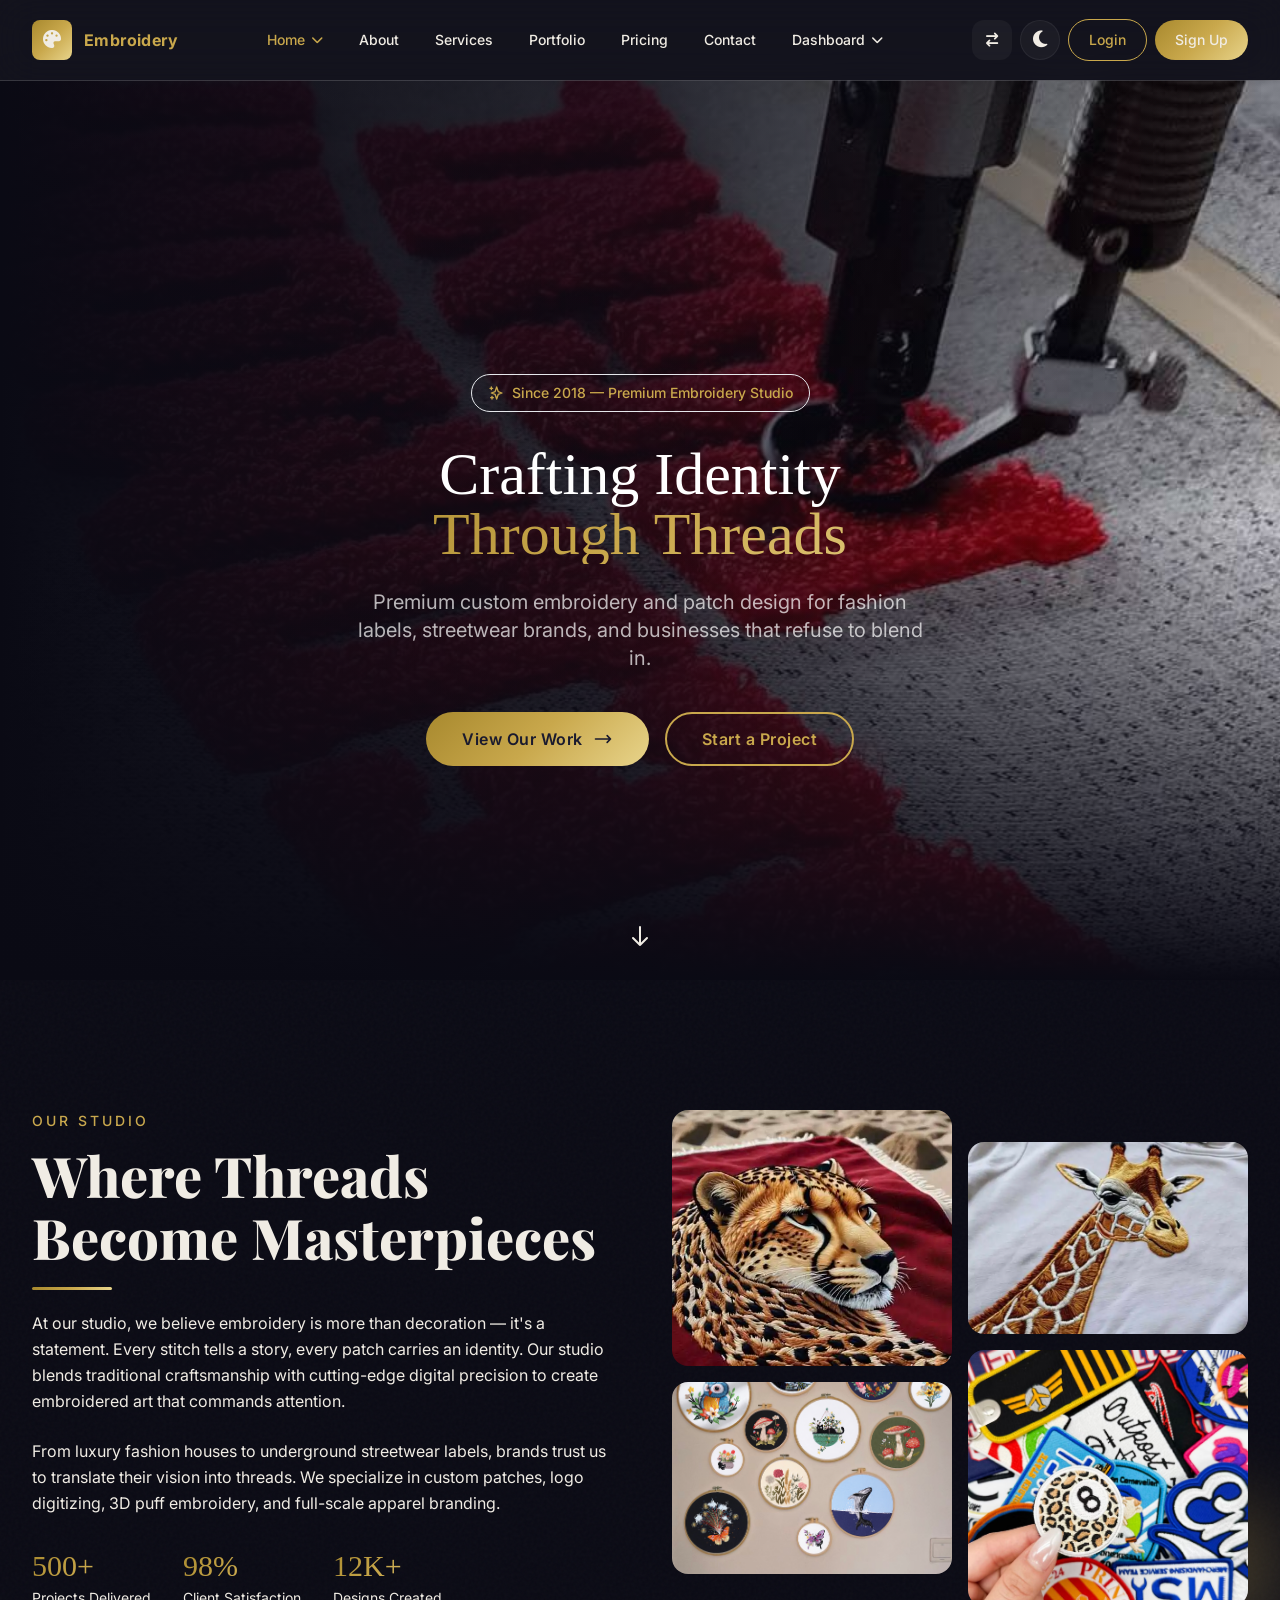
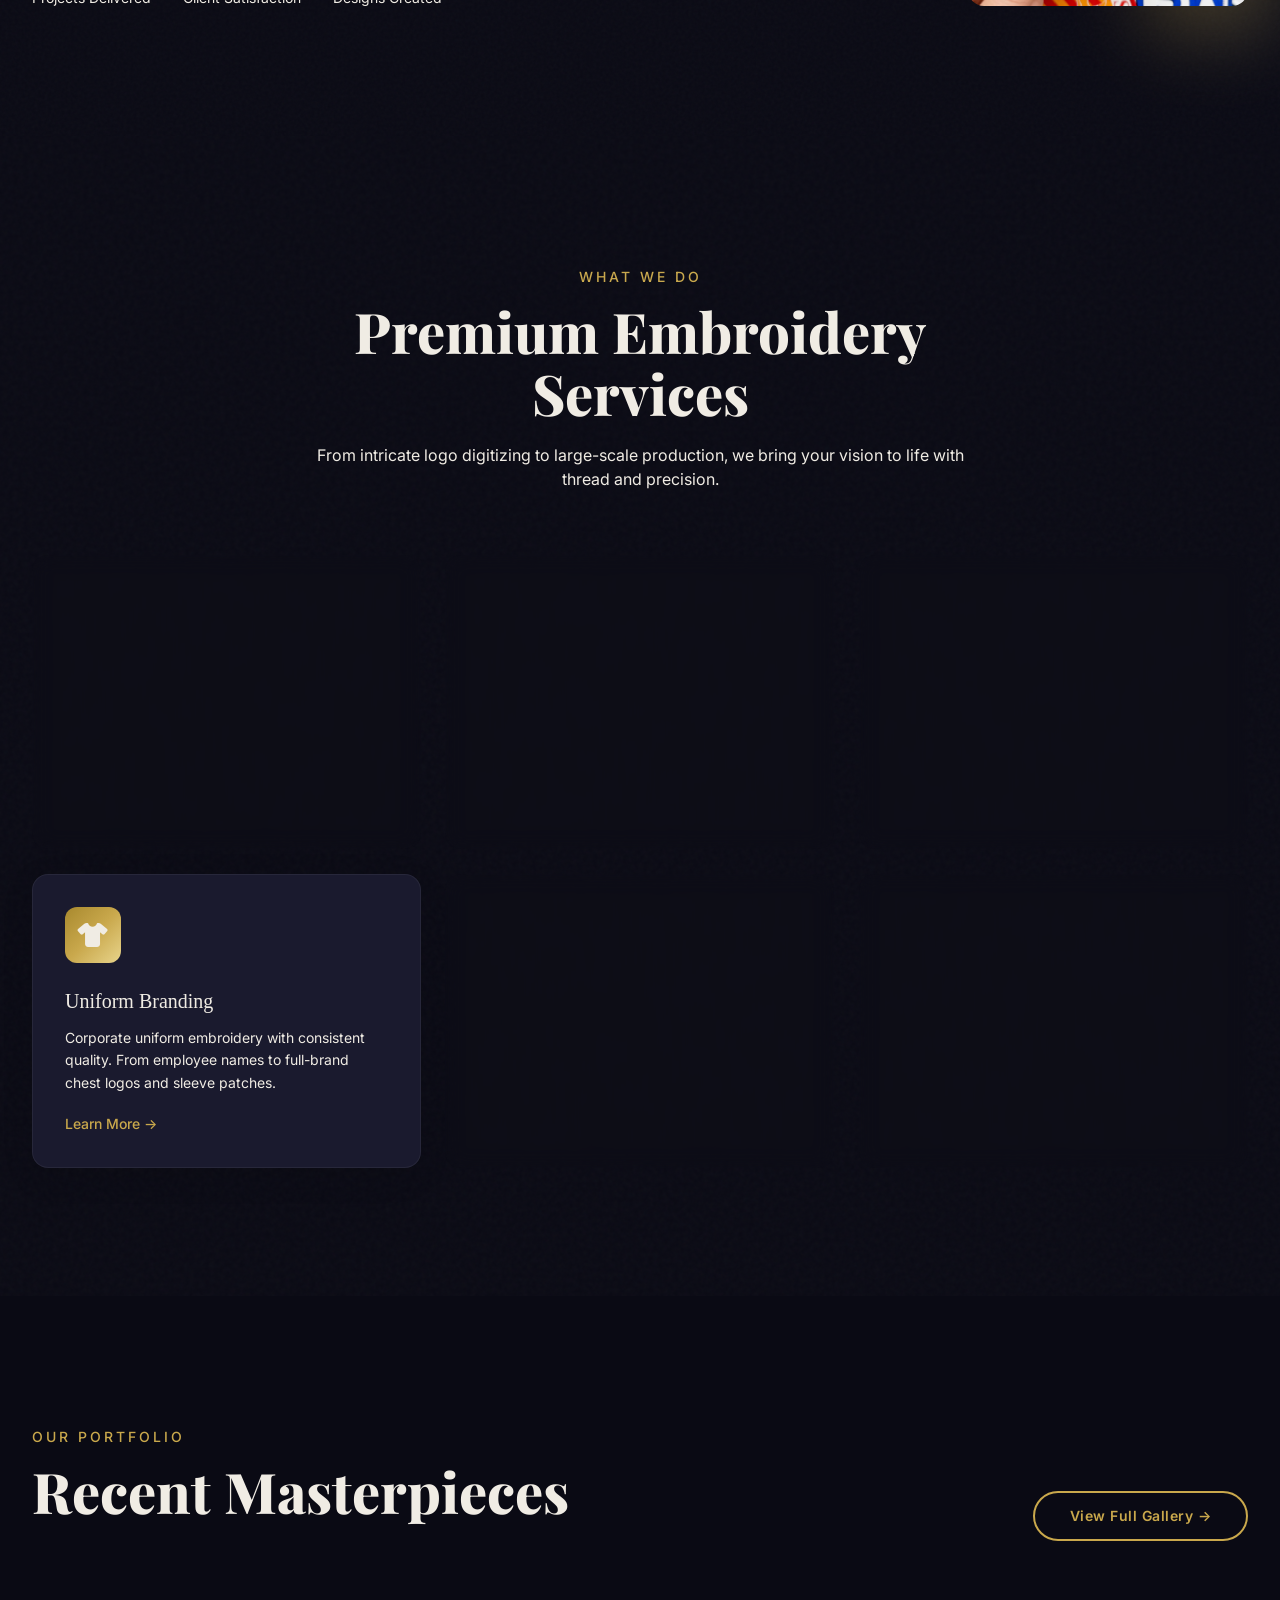
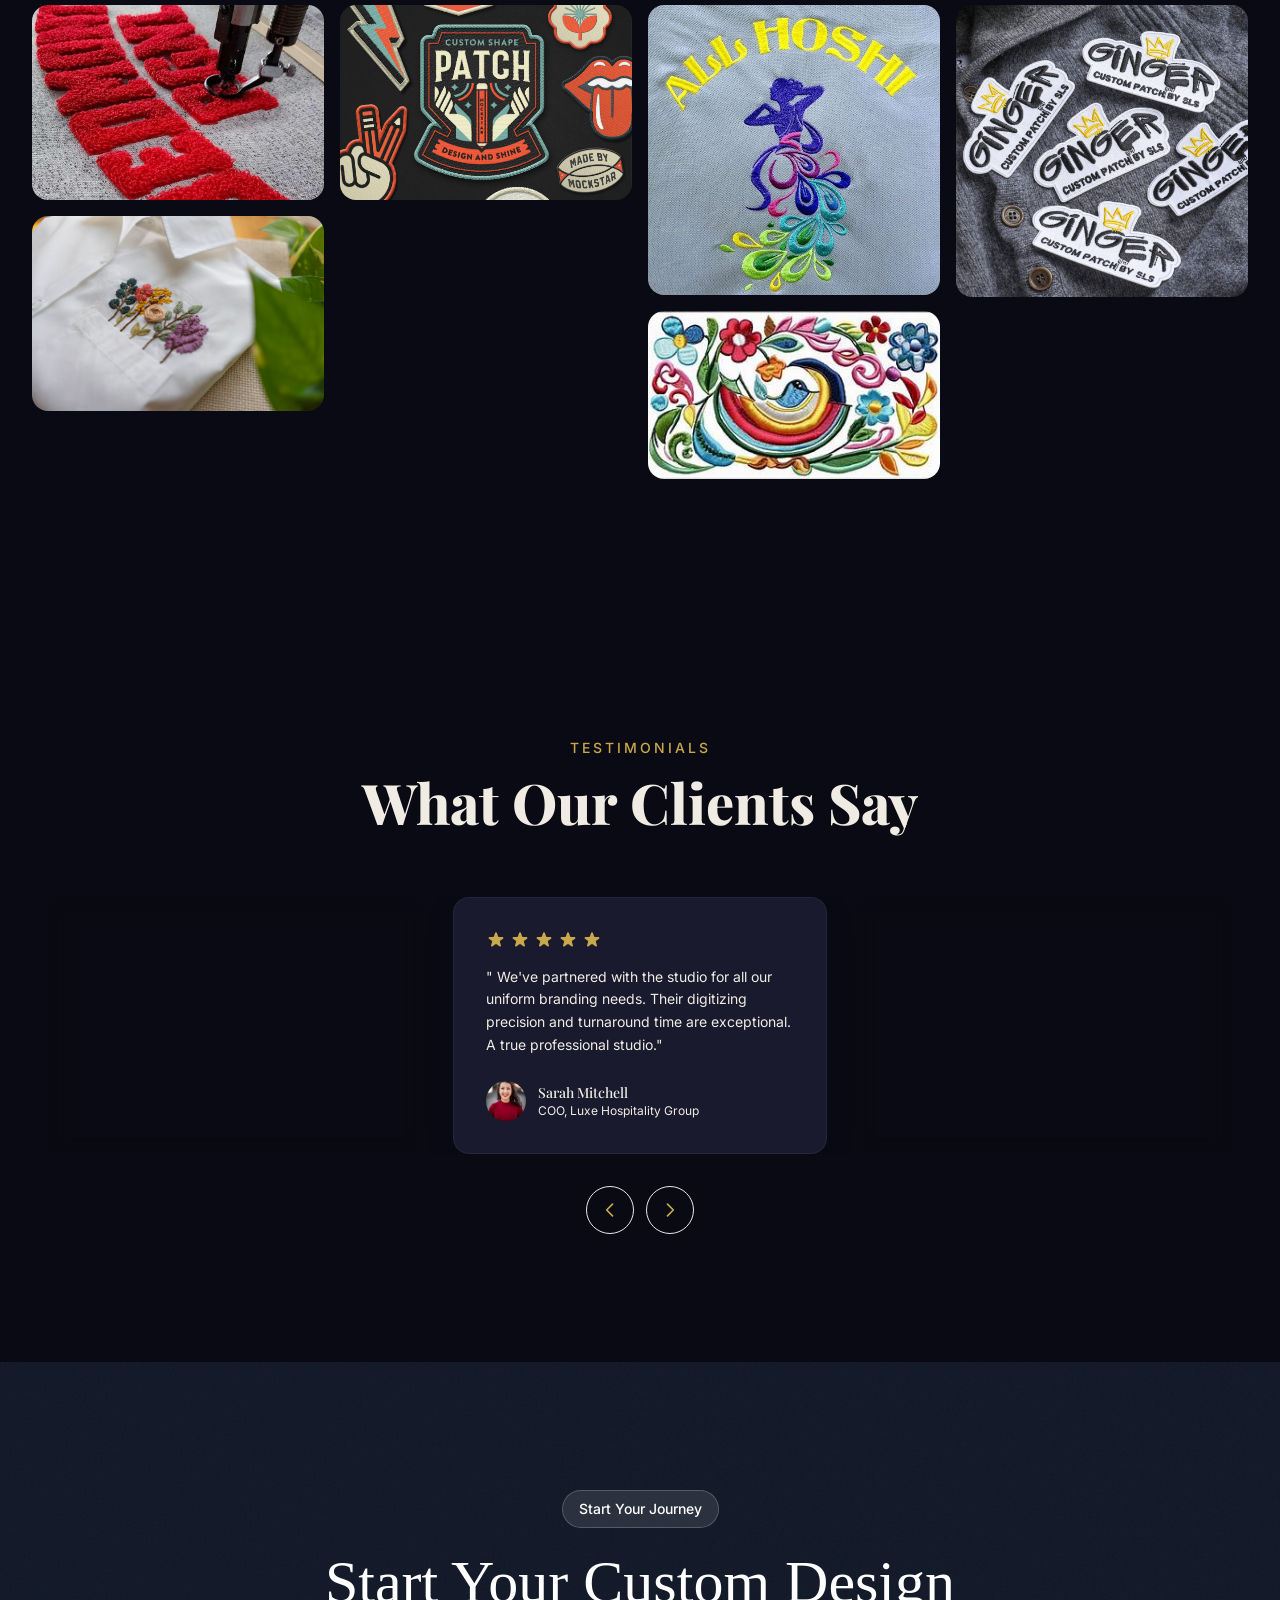
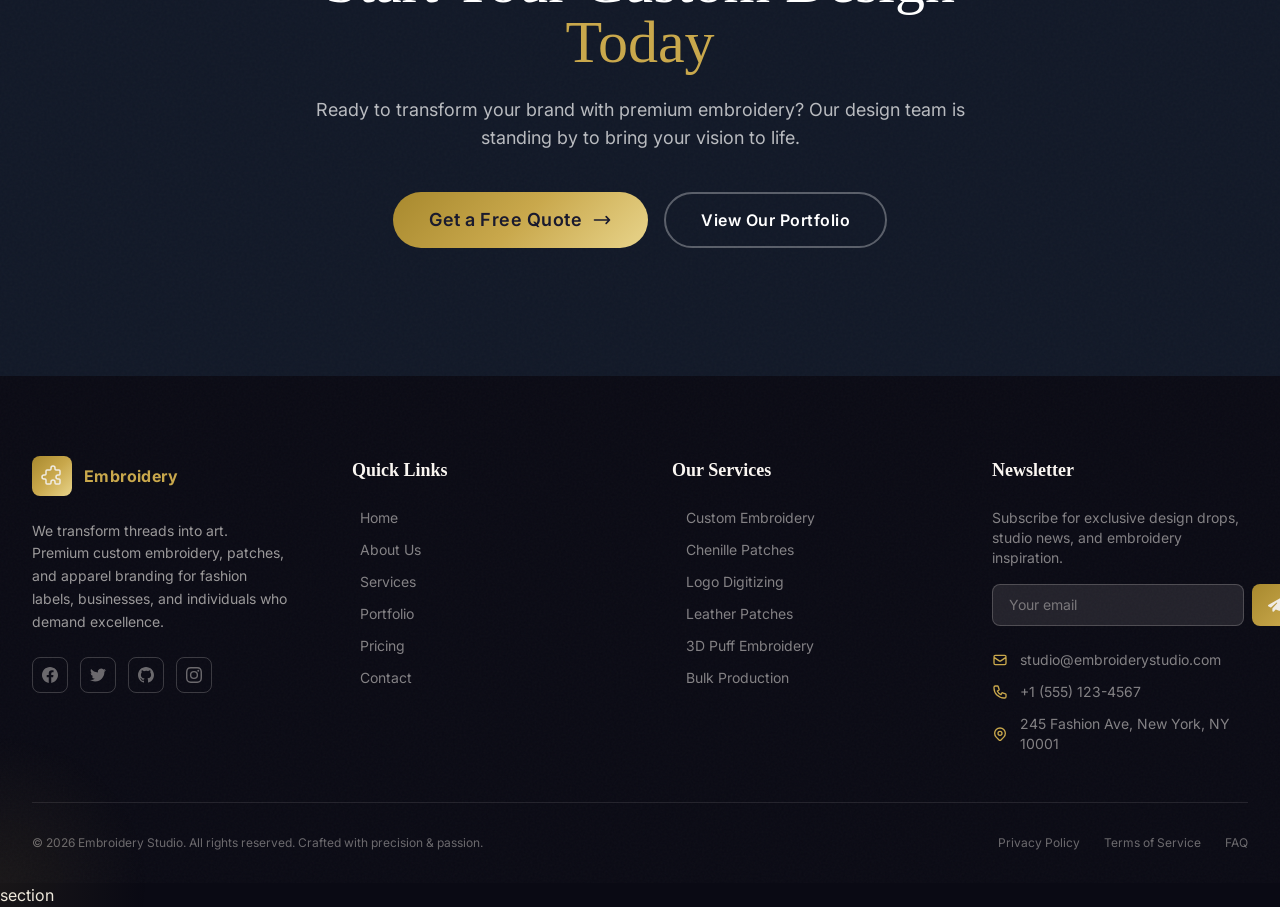
<file: index.html>
<!DOCTYPE html>
<html lang="en" data-theme="dark">

<head>
    <meta charset="UTF-8">
    <meta name="viewport" content="width=device-width, initial-scale=1.0">
    <title>Premium Embroidery & Patch Design</title>
    <link rel="icon" type="img/jpg" href="img/assets/logo.jpg">
    <meta name="description"
        content="A premium custom embroidery and patch design studio. We craft identity through threads for fashion brands, streetwear labels, and businesses.">
    <script src="tailwind.js"></script>
    <link rel="stylesheet" href="https://cdnjs.cloudflare.com/ajax/libs/font-awesome/6.5.1/css/all.min.css">
    <link rel="stylesheet" href="css/style.css">
    <link rel="icon" type="image/svg+xml"
        href="data:image/svg+xml,<svg xmlns='http://www.w3.org/2000/svg' viewBox='0 0 100 100'><rect width='100' height='100' rx='20' fill='%23c9a84c'/><text x='50' y='68' text-anchor='middle' font-size='60' font-weight='bold' fill='%231a1a2e' font-family='serif'>E</text></svg>">
</head>

<body>
    <div id="navbar"></div>
    <main> <!-- HERO -->
        <section class="relative min-h-screen flex items-center overflow-hidden pt-20">
            <div class="absolute inset-0"> <img
                    src="img/assets/home6.webp"
                    alt="Embroidery detail"
                    fetchpriority="high"
                    loading="eager"
                    class="w-full h-full object-cover">
                <div class="absolute inset-0 bg-gradient-to-r from-[#0a0a14] via-[#0a0a14]/80 to-transparent"></div>
                <div class="absolute inset-0 bg-gradient-to-t from-[#0a0a14] via-transparent to-[#0a0a14]/30"></div>
            </div>
            <div class="relative z-10 max-w-[1400px] mx-auto px-4 sm:px-6 lg:px-8 w-full">
                <div class="max-w-3xl mx-auto text-center">
                    <div data-anim="fade-up" data-anim-delay="300"> <span
                            class="inline-flex items-center gap-2 px-4 py-2 rounded-full bg-gold/10 border border-gold/20 text-gold text-sm font-medium mb-8">
                            <svg class="w-4 h-4" fill="none" stroke="currentColor" viewBox="0 0 24 24">
                                <path stroke-linecap="round" stroke-linejoin="round" stroke-width="2"
                                    d="M5 3v4M3 5h4M6 17v4m-2-2h4m5-16l2.286 6.857L21 12l-5.714 2.143L13 21l-2.286-6.857L5 12l5.714-2.143L13 3z" />
                            </svg> Since 2018 — Premium Embroidery Studio </span> </div>
                    <h1 class="font-serif text-5xl sm:text-5xl md:text-6xl lg:text-6xl font-medium text-white leading-[1.05] mb-6"
                        data-anim="fade-up" data-anim-delay="500"> Crafting Identity <span
                            class="block gradient-text">Through Threads</span> </h1>
                    <p class="text-lg sm:text-xl text-white/70 max-w-xl leading-relaxed mb-10 mx-auto"
                        data-anim="fade-up" data-anim-delay="700"> Premium custom embroidery and patch design for
                        fashion labels, streetwear brands, and businesses that refuse to blend in. </p>
                    <div class="flex flex-wrap gap-4 justify-center" data-anim="fade-up" data-anim-delay="900"> <a
                            href="portfolio.html" class="btn-primary text-base"> View Our Work <svg class="w-5 h-5"
                                fill="none" stroke="currentColor" viewBox="0 0 24 24">
                                <path stroke-linecap="round" stroke-linejoin="round" stroke-width="2"
                                    d="M17 8l4 4m0 0l-4 4m4-4H3" />
                            </svg> </a> <a href="contact.html" class="btn-outline text-base">Start a Project</a> </div>
                </div>
            </div>
            <div class="absolute bottom-8 left-1/2 -translate-x-1/2 animate-bounce"> <svg class="w-6 h-6 text-gold/60"
                    fill="none" stroke="currentColor" viewBox="0 0 24 24">
                    <path stroke-linecap="round" stroke-linejoin="round" stroke-width="2"
                        d="M19 14l-7 7m0 0l-7-7m7 7V3" />
                </svg> </div>
        </section> <!-- BRAND INTRO -->
        <section class="relative py-24 lg:py-32 overflow-hidden ">
            <div class="absolute inset-0 bg-noise pointer-events-none"></div>
            <div class="max-w-[1400px] mx-auto px-4 sm:px-6 lg:px-8">
                <div class="grid grid-cols-1 lg:grid-cols-2 gap-16 items-center">
                    <div> <span class="text-gold text-sm font-medium tracking-[3px] uppercase" data-anim="fade-up">Our
                            Studio</span>
                        <h2 class="section-title mt-3" data-anim="fade-up" data-anim-delay="100">Where Threads Become
                            Masterpieces</h2>
                        <div class="gold-divider" data-anim="fade-up" data-anim-delay="200"></div>
                        <p class="text-text-secondary leading-relaxed mb-6" data-anim="fade-up" data-anim-delay="200">
                            At our studio, we believe embroidery is more than decoration — it's a statement. Every
                            stitch tells a story, every patch carries an identity. Our studio blends traditional
                            craftsmanship with cutting-edge digital precision to create embroidered art that commands
                            attention. </p>
                        <p class="text-text-secondary leading-relaxed mb-8" data-anim="fade-up" data-anim-delay="300">
                            From luxury fashion houses to underground streetwear labels, brands trust us to translate
                            their vision into threads. We specialize in custom patches, logo digitizing, 3D puff
                            embroidery, and full-scale apparel branding. </p>
                        <div class="flex flex-wrap gap-8" data-anim="fade-up" data-anim-delay="400">
                            <div>
                                <div class="text-3xl font-medium font-serif gradient-text">500+</div>
                                <div class="text-sm text-text-secondary mt-1">Projects Delivered</div>
                            </div>
                            <div>
                                <div class="text-3xl font-medium font-serif gradient-text">98%</div>
                                <div class="text-sm text-text-secondary mt-1">Client Satisfaction</div>
                            </div>
                            <div>
                                <div class="text-3xl font-medium font-serif gradient-text">12K+</div>
                                <div class="text-sm text-text-secondary mt-1">Designs Created</div>
                            </div>
                        </div>
                    </div>
                    <div class="relative" data-anim="fade-left">
                        <div class="grid grid-cols-2 gap-4">
                            <div class="space-y-4">
                                <div class="overflow-hidden rounded-2xl"> <img
                                        src="img/assets/home2.webp"
                                        alt="Embroidery machine"
                                        loading="lazy" class="w-full h-64 object-cover hover:scale-110 transition-transform duration-700">
                                </div>
                                <div class="overflow-hidden rounded-2xl"> <img
                                        src="img/assets/home3.webp"
                                        alt="Threads and fabrics"
                                        loading="lazy" class="w-full h-48 object-cover hover:scale-110 transition-transform duration-700">
                                </div>
                            </div>
                            <div class="space-y-4 pt-8">
                                <div class="overflow-hidden rounded-2xl"> <img
                                        src="img/assets/home4.webp"
                                        alt="Denim jacket embroidery"
                                        loading="lazy" class="w-full h-48 object-cover hover:scale-110 transition-transform duration-700">
                                </div>
                                <div class="overflow-hidden rounded-2xl"> <img
                                        src="img/assets/home5.webp"
                                        alt="Thread spools"
                                        loading="lazy" class="w-full h-64 object-cover hover:scale-110 transition-transform duration-700">
                                </div>
                            </div>
                        </div>
                        <div
                            class="absolute -bottom-6 -right-6 w-32 h-32 gradient-gold rounded-2xl -z-10 opacity-30 blur-2xl">
                        </div>
                    </div>
                </div>
            </div>
        </section> <!-- SERVICES -->
        <section
            class="relative py-24 lg:py-32 bg-gradient-to-b from-transparent via-gold/5 to-transparent overflow-hidden">
            <div class="absolute inset-0 bg-noise pointer-events-none"></div>
            <div class="max-w-[1400px] mx-auto px-4 sm:px-6 lg:px-8">
                <div class="text-center max-w-2xl mx-auto mb-16"> <span
                        class="text-gold text-sm font-medium tracking-[3px] uppercase" data-anim="fade-up">What We
                        Do</span>
                    <h2 class="section-title mt-3" data-anim="fade-up" data-anim-delay="100">Premium Embroidery Services
                    </h2>
                    <p class="text-text-secondary" data-anim="fade-up" data-anim-delay="200">From intricate logo
                        digitizing to large-scale production, we bring your vision to life with thread and precision.
                    </p>
                </div>
                <div class="grid grid-cols-1 sm:grid-cols-2 lg:grid-cols-3 gap-6">
                    <div class="group glass-card rounded-2xl p-8 glow-card cursor-pointer" data-anim="fade-up">
                        <div
                            class="w-14 h-14 rounded-xl gradient-gold flex items-center justify-center mb-6 text-2xl group-hover:scale-110 transition-transform duration-300">
                            <i class="fas fa-palette"></i></div>
                        <h3 class="font-serif text-xl font-medium mb-3">Custom Embroidery</h3>
                        <p class="text-text-secondary text-sm leading-relaxed mb-4">Bespoke embroidery digitizing with
                            precision stitching for logos, artwork, and custom designs on any garment or accessory.</p>
                        <a href="services.html"
                            class="text-gold text-sm font-medium hover:gap-2 transition-all duration-300 inline-flex items-center gap-1">Learn
                            More →</a>
                    </div>
                    <div class="group glass-card rounded-2xl p-8 glow-card cursor-pointer" data-anim="fade-up"
                        data-anim-delay="100">
                        <div
                            class="w-14 h-14 rounded-xl gradient-gold flex items-center justify-center mb-6 text-2xl group-hover:scale-110 transition-transform duration-300">
                            <i class="fas fa-tag"></i></div>
                        <h3 class="font-serif text-xl font-medium mb-3">Chenille Patches</h3>
                        <p class="text-text-secondary text-sm leading-relaxed mb-4">Premium chenille letterman patches
                            with rich texture, perfect for varsity jackets, clubs, and luxury sportswear branding.</p>
                        <a href="services.html"
                            class="text-gold text-sm font-medium hover:gap-2 transition-all duration-300 inline-flex items-center gap-1">Learn
                            More →</a>
                    </div>
                    <div class="group glass-card rounded-2xl p-8 glow-card cursor-pointer" data-anim="fade-up"
                        data-anim-delay="200">
                        <div
                            class="w-14 h-14 rounded-xl gradient-gold flex items-center justify-center mb-6 text-2xl group-hover:scale-110 transition-transform duration-300">
                            <i class="fas fa-palette"></i></div>
                        <h3 class="font-serif text-xl font-medium mb-3">Logo Digitizing</h3>
                        <p class="text-text-secondary text-sm leading-relaxed mb-4">Professional embroidery file
                            conversion — DST, PES, EXP formats. Flawless stitch files ready for production machines.</p>
                        <a href="services.html"
                            class="text-gold text-sm font-medium hover:gap-2 transition-all duration-300 inline-flex items-center gap-1">Learn
                            More →</a>
                    </div>
                    <div class="group glass-card rounded-2xl p-8 glow-card cursor-pointer" data-anim="fade-up"
                        data-anim-delay="100">
                        <div
                            class="w-14 h-14 rounded-xl gradient-gold flex items-center justify-center mb-6 text-2xl group-hover:scale-110 transition-transform duration-300">
                            <i class="fas fa-tshirt"></i></div>
                        <h3 class="font-serif text-xl font-medium mb-3">Uniform Branding</h3>
                        <p class="text-text-secondary text-sm leading-relaxed mb-4">Corporate uniform embroidery with
                            consistent quality. From employee names to full-brand chest logos and sleeve patches.</p> <a
                            href="services.html"
                            class="text-gold text-sm font-medium hover:gap-2 transition-all duration-300 inline-flex items-center gap-1">Learn
                            More →</a>
                    </div>
                    <div class="group glass-card rounded-2xl p-8 glow-card cursor-pointer" data-anim="fade-up"
                        data-anim-delay="200">
                        <div
                            class="w-14 h-14 rounded-xl gradient-gold flex items-center justify-center mb-6 text-2xl group-hover:scale-110 transition-transform duration-300">
                            <i class="fas fa-tshirt"></i></div>
                        <h3 class="font-serif text-xl font-medium mb-3">Jacket Back Patches</h3>
                        <p class="text-text-secondary text-sm leading-relaxed mb-4">Large-format back patches for biker
                            jackets, denim vests, and bomber jackets. Custom shapes, sizes, and thread colors.</p> <a
                            href="services.html"
                            class="text-gold text-sm font-medium hover:gap-2 transition-all duration-300 inline-flex items-center gap-1">Learn
                            More →</a>
                    </div>
                    <div class="group glass-card rounded-2xl p-8 glow-card cursor-pointer" data-anim="fade-up"
                        data-anim-delay="300">
                        <div
                            class="w-14 h-14 rounded-xl gradient-gold flex items-center justify-center mb-6 text-2xl group-hover:scale-110 transition-transform duration-300">
                            <i class="fas fa-warehouse"></i></div>
                        <h3 class="font-serif text-xl font-medium mb-3">Cap Embroidery</h3>
                        <p class="text-text-secondary text-sm leading-relaxed mb-4">Precision embroidery on curved and
                            flat-brim caps. Front logo, side patches, and full-coverage cap embroidery.</p> <a
                            href="services.html"
                            class="text-gold text-sm font-medium hover:gap-2 transition-all duration-300 inline-flex items-center gap-1">Learn
                            More →</a>
                    </div>
                </div>
            </div>
        </section> <!-- PORTFOLIO PREVIEW -->
        <section class="relative py-24 lg:py-32 overflow-hidden">
            <div class="max-w-[1400px] mx-auto px-4 sm:px-6 lg:px-8">
                <div class="flex flex-col lg:flex-row lg:items-end justify-between gap-8 mb-16">
                    <div> <span class="text-gold text-sm font-medium tracking-[3px] uppercase" data-anim="fade-up">Our
                            Portfolio</span>
                        <h2 class="section-title mt-3" data-anim="fade-up" data-anim-delay="100">Recent Masterpieces
                        </h2>
                    </div> <a href="portfolio.html" class="btn-outline text-sm flex-shrink-0" data-anim="fade-up"
                        data-anim-delay="200">View Full Gallery →</a>
                </div>
                <div class="masonry">
                    <div class="masonry-item overflow-hidden rounded-2xl group relative" data-anim="scale-up"> <img
                            src="img/assets/home6.webp"
                            alt="Hoodie embroidery"
                            loading="lazy" class="w-full h-auto object-cover transition-transform duration-700 group-hover:scale-110">
                        <div
                            class="absolute inset-0 bg-gradient-to-t from-[#0a0a14]/90 via-transparent to-transparent opacity-0 group-hover:opacity-100 transition-opacity duration-500 flex items-end p-6">
                            <div>
                                <h4 class="text-white font-medium">Hoodie Embroidery</h4>
                                <p class="text-white/60 text-sm">Streetwear collection</p>
                            </div>
                        </div>
                    </div>
                    <div class="masonry-item overflow-hidden rounded-2xl group relative" data-anim="scale-up"
                        data-anim-delay="100"> <img
                            src="img/assets/home7.webp"
                            alt="Cap stitching"
                            loading="lazy" class="w-full h-auto object-cover transition-transform duration-700 group-hover:scale-110">
                        <div
                            class="absolute inset-0 bg-gradient-to-t from-[#0a0a14]/90 via-transparent to-transparent opacity-0 group-hover:opacity-100 transition-opacity duration-500 flex items-end p-6">
                            <div>
                                <h4 class="text-white font-medium">Cap Embroidery</h4>
                                <p class="text-white/60 text-sm">Flat brim series</p>
                            </div>
                        </div>
                    </div>
                    <div class="masonry-item overflow-hidden rounded-2xl group relative" data-anim="scale-up"
                        data-anim-delay="200"> <img
                            src="img/assets/home8.webp"
                            alt="Fashion label patches"
                            loading="lazy" class="w-full h-auto object-cover transition-transform duration-700 group-hover:scale-110">
                        <div
                            class="absolute inset-0 bg-gradient-to-t from-[#0a0a14]/90 via-transparent to-transparent opacity-0 group-hover:opacity-100 transition-opacity duration-500 flex items-end p-6">
                            <div>
                                <h4 class="text-white font-medium">Fashion Label Patches</h4>
                                <p class="text-white/60 text-sm">Luxury branding</p>
                            </div>
                        </div>
                    </div>
                    <div class="masonry-item overflow-hidden rounded-2xl group relative" data-anim="scale-up"
                        data-anim-delay="300"> <img
                            src="img/assets/home9.webp"
                            alt="Varsity jacket designs"
                            loading="lazy" class="w-full h-auto object-cover transition-transform duration-700 group-hover:scale-110">
                        <div
                            class="absolute inset-0 bg-gradient-to-t from-[#0a0a14]/90 via-transparent to-transparent opacity-0 group-hover:opacity-100 transition-opacity duration-500 flex items-end p-6">
                            <div>
                                <h4 class="text-white font-medium">Varsity Jackets</h4>
                                <p class="text-white/60 text-sm">Chenille letterman</p>
                            </div>
                        </div>
                    </div>
                    <div class="masonry-item overflow-hidden rounded-2xl group relative" data-anim="scale-up"
                        data-anim-delay="150"> <img
                            src="img/assets/home10.webp"
                            alt="Custom biker patches"
                            loading="lazy" class="w-full h-auto object-cover transition-transform duration-700 group-hover:scale-110">
                        <div
                            class="absolute inset-0 bg-gradient-to-t from-[#0a0a14]/90 via-transparent to-transparent opacity-0 group-hover:opacity-100 transition-opacity duration-500 flex items-end p-6">
                            <div>
                                <h4 class="text-white font-medium">Biker Patches</h4>
                                <p class="text-white/60 text-sm">Custom club designs</p>
                            </div>
                        </div>
                    </div>
                    <div class="masonry-item overflow-hidden rounded-2xl group relative" data-anim="scale-up"
                        data-anim-delay="250"> <img
                            src="img/assets/home11.webp"
                            alt="Denim jacket"
                            loading="lazy" class="w-full h-auto object-cover transition-transform duration-700 group-hover:scale-110">
                        <div
                            class="absolute inset-0 bg-gradient-to-t from-[#0a0a14]/90 via-transparent to-transparent opacity-0 group-hover:opacity-100 transition-opacity duration-500 flex items-end p-6">
                            <div>
                                <h4 class="text-white font-medium">Denim Collection</h4>
                                <p class="text-white/60 text-sm">Back patch series</p>
                            </div>
                        </div>
                    </div>
                </div>
            </div>
        </section> <!-- TESTIMONIALS -->
        <section
            class="relative py-24 lg:py-32 bg-gradient-to-b from-transparent via-gold/5 to-transparent overflow-hidden">
            <div class="max-w-[1400px] mx-auto px-4 sm:px-6 lg:px-8">
                <div class="text-center max-w-2xl mx-auto mb-16"> <span
                        class="text-gold text-sm font-medium tracking-[3px] uppercase"
                        data-anim="fade-up">Testimonials</span>
                    <h2 class="section-title mt-3" data-anim="fade-up" data-anim-delay="100">What Our Clients Say</h2>
                </div>
                <div class="testimonial-slider relative" data-anim="fade-up">
                    <div class="testimonial-track" id="testimonialTrack">
                        <div class="min-w-[100%] lg:min-w-[50%] xl:min-w-[33.333%] px-4">
                            <div class="glass-card rounded-2xl p-8 h-full">
                                <div class="flex gap-1 mb-4"> <svg class="w-5 h-5 text-gold" fill="currentColor"
                                        viewBox="0 0 20 20">
                                        <path
                                            d="M9.049 2.927c.3-.921 1.603-.921 1.902 0l1.07 3.292a1 1 0 00.95.69h3.462c.969 0 1.371 1.24.588 1.81l-2.8 2.034a1 1 0 00-.364 1.118l1.07 3.292c.3.921-.755 1.688-1.54 1.118l-2.8-2.034a1 1 0 00-1.175 0l-2.8 2.034c-.784.57-1.838-.197-1.539-1.118l1.07-3.292a1 1 0 00-.364-1.118L2.98 8.72c-.783-.57-.38-1.81.588-1.81h3.461a1 1 0 00.951-.69l1.07-3.292z" />
                                    </svg> <svg class="w-5 h-5 text-gold" fill="currentColor" viewBox="0 0 20 20">
                                        <path
                                            d="M9.049 2.927c.3-.921 1.603-.921 1.902 0l1.07 3.292a1 1 0 00.95.69h3.462c.969 0 1.371 1.24.588 1.81l-2.8 2.034a1 1 0 00-.364 1.118l1.07 3.292c.3.921-.755 1.688-1.54 1.118l-2.8-2.034a1 1 0 00-1.175 0l-2.8 2.034c-.784.57-1.838-.197-1.539-1.118l1.07-3.292a1 1 0 00-.364-1.118L2.98 8.72c-.783-.57-.38-1.81.588-1.81h3.461a1 1 0 00.951-.69l1.07-3.292z" />
                                    </svg> <svg class="w-5 h-5 text-gold" fill="currentColor" viewBox="0 0 20 20">
                                        <path
                                            d="M9.049 2.927c.3-.921 1.603-.921 1.902 0l1.07 3.292a1 1 0 00.95.69h3.462c.969 0 1.371 1.24.588 1.81l-2.8 2.034a1 1 0 00-.364 1.118l1.07 3.292c.3.921-.755 1.688-1.54 1.118l-2.8-2.034a1 1 0 00-1.175 0l-2.8 2.034c-.784.57-1.838-.197-1.539-1.118l1.07-3.292a1 1 0 00-.364-1.118L2.98 8.72c-.783-.57-.38-1.81.588-1.81h3.461a1 1 0 00.951-.69l1.07-3.292z" />
                                    </svg> <svg class="w-5 h-5 text-gold" fill="currentColor" viewBox="0 0 20 20">
                                        <path
                                            d="M9.049 2.927c.3-.921 1.603-.921 1.902 0l1.07 3.292a1 1 0 00.95.69h3.462c.969 0 1.371 1.24.588 1.81l-2.8 2.034a1 1 0 00-.364 1.118l1.07 3.292c.3.921-.755 1.688-1.54 1.118l-2.8-2.034a1 1 0 00-1.175 0l-2.8 2.034c-.784.57-1.838-.197-1.539-1.118l1.07-3.292a1 1 0 00-.364-1.118L2.98 8.72c-.783-.57-.38-1.81.588-1.81h3.461a1 1 0 00.951-.69l1.07-3.292z" />
                                    </svg> <svg class="w-5 h-5 text-gold" fill="currentColor" viewBox="0 0 20 20">
                                        <path
                                            d="M9.049 2.927c.3-.921 1.603-.921 1.902 0l1.07 3.292a1 1 0 00.95.69h3.462c.969 0 1.371 1.24.588 1.81l-2.8 2.034a1 1 0 00-.364 1.118l1.07 3.292c.3.921-.755 1.688-1.54 1.118l-2.8-2.034a1 1 0 00-1.175 0l-2.8 2.034c-.784.57-1.838-.197-1.539-1.118l1.07-3.292a1 1 0 00-.364-1.118L2.98 8.72c-.783-.57-.38-1.81.588-1.81h3.461a1 1 0 00.951-.69l1.07-3.292z" />
                                    </svg> </div>
                                <p class="text-text-secondary text-sm leading-relaxed mb-6">"The quality of their
                                    embroidery work is unmatched. Our streetwear collection sold out within 48 hours
                                    thanks to the intricate patch designs the studio created for us."</p>
                                <div class="flex items-center gap-3 mt-auto"> <img
                                        src="img/assets/home12.webp"
                                        alt="Client" loading="lazy" class="w-10 h-10 rounded-full object-cover">
                                    <div>
                                        <h4 class="font-medium text-sm">Marcus Chen</h4>
                                        <p class="text-text-secondary text-xs">Founder, Apex Streetwear</p>
                                    </div>
                                </div>
                            </div>
                        </div>
                        <div class="min-w-[100%] lg:min-w-[50%] xl:min-w-[33.333%] px-4">
                            <div class="glass-card rounded-2xl p-8 h-full flex flex-col">
                                <div class="flex gap-1 mb-4"> <svg class="w-5 h-5 text-gold" fill="currentColor"
                                        viewBox="0 0 20 20">
                                        <path
                                            d="M9.049 2.927c.3-.921 1.603-.921 1.902 0l1.07 3.292a1 1 0 00.95.69h3.462c.969 0 1.371 1.24.588 1.81l-2.8 2.034a1 1 0 00-.364 1.118l1.07 3.292c.3.921-.755 1.688-1.54 1.118l-2.8-2.034a1 1 0 00-1.175 0l-2.8 2.034c-.784.57-1.838-.197-1.539-1.118l1.07-3.292a1 1 0 00-.364-1.118L2.98 8.72c-.783-.57-.38-1.81.588-1.81h3.461a1 1 0 00.951-.69l1.07-3.292z" />
                                    </svg> <svg class="w-5 h-5 text-gold" fill="currentColor" viewBox="0 0 20 20">
                                        <path
                                            d="M9.049 2.927c.3-.921 1.603-.921 1.902 0l1.07 3.292a1 1 0 00.95.69h3.462c.969 0 1.371 1.24.588 1.81l-2.8 2.034a1 1 0 00-.364 1.118l1.07 3.292c.3.921-.755 1.688-1.54 1.118l-2.8-2.034a1 1 0 00-1.175 0l-2.8 2.034c-.784.57-1.838-.197-1.539-1.118l1.07-3.292a1 1 0 00-.364-1.118L2.98 8.72c-.783-.57-.38-1.81.588-1.81h3.461a1 1 0 00.951-.69l1.07-3.292z" />
                                    </svg> <svg class="w-5 h-5 text-gold" fill="currentColor" viewBox="0 0 20 20">
                                        <path
                                            d="M9.049 2.927c.3-.921 1.603-.921 1.902 0l1.07 3.292a1 1 0 00.95.69h3.462c.969 0 1.371 1.24.588 1.81l-2.8 2.034a1 1 0 00-.364 1.118l1.07 3.292c.3.921-.755 1.688-1.54 1.118l-2.8-2.034a1 1 0 00-1.175 0l-2.8 2.034c-.784.57-1.838-.197-1.539-1.118l1.07-3.292a1 1 0 00-.364-1.118L2.98 8.72c-.783-.57-.38-1.81.588-1.81h3.461a1 1 0 00.951-.69l1.07-3.292z" />
                                    </svg> <svg class="w-5 h-5 text-gold" fill="currentColor" viewBox="0 0 20 20">
                                        <path
                                            d="M9.049 2.927c.3-.921 1.603-.921 1.902 0l1.07 3.292a1 1 0 00.95.69h3.462c.969 0 1.371 1.24.588 1.81l-2.8 2.034a1 1 0 00-.364 1.118l1.07 3.292c.3.921-.755 1.688-1.54 1.118l-2.8-2.034a1 1 0 00-1.175 0l-2.8 2.034c-.784.57-1.838-.197-1.539-1.118l1.07-3.292a1 1 0 00-.364-1.118L2.98 8.72c-.783-.57-.38-1.81.588-1.81h3.461a1 1 0 00.951-.69l1.07-3.292z" />
                                    </svg> <svg class="w-5 h-5 text-gold" fill="currentColor" viewBox="0 0 20 20">
                                        <path
                                            d="M9.049 2.927c.3-.921 1.603-.921 1.902 0l1.07 3.292a1 1 0 00.95.69h3.462c.969 0 1.371 1.24.588 1.81l-2.8 2.034a1 1 0 00-.364 1.118l1.07 3.292c.3.921-.755 1.688-1.54 1.118l-2.8-2.034a1 1 0 00-1.175 0l-2.8 2.034c-.784.57-1.838-.197-1.539-1.118l1.07-3.292a1 1 0 00-.364-1.118L2.98 8.72c-.783-.57-.38-1.81.588-1.81h3.461a1 1 0 00.951-.69l1.07-3.292z" />
                                    </svg> </div>
                                <p class="text-text-secondary text-sm leading-relaxed mb-6">" We've partnered with the
                                    studio for all our uniform branding needs. Their digitizing precision and turnaround
                                    time are exceptional. A true professional studio."</p>
                                <div class="flex items-center gap-3 mt-auto"> <img
                                        src="img/assets/home13.webp"
                                        alt="Client" loading="lazy" class="w-10 h-10 rounded-full object-cover">
                                    <div>
                                        <h4 class="font-medium text-sm">Sarah Mitchell</h4>
                                        <p class="text-text-secondary text-xs">COO, Luxe Hospitality Group</p>
                                    </div>
                                </div>
                            </div>
                        </div>
                        <div class="min-w-[100%] lg:min-w-[50%] xl:min-w-[33.333%] px-4">
                            <div class="glass-card rounded-2xl p-8 h-full flex flex-col">
                                <div class="flex gap-1 mb-4"> <svg class="w-5 h-5 text-gold" fill="currentColor"
                                        viewBox="0 0 20 20">
                                        <path
                                            d="M9.049 2.927c.3-.921 1.603-.921 1.902 0l1.07 3.292a1 1 0 00.95.69h3.462c.969 0 1.371 1.24.588 1.81l-2.8 2.034a1 1 0 00-.364 1.118l1.07 3.292c.3.921-.755 1.688-1.54 1.118l-2.8-2.034a1 1 0 00-1.175 0l-2.8 2.034c-.784.57-1.838-.197-1.539-1.118l1.07-3.292a1 1 0 00-.364-1.118L2.98 8.72c-.783-.57-.38-1.81.588-1.81h3.461a1 1 0 00.951-.69l1.07-3.292z" />
                                    </svg> <svg class="w-5 h-5 text-gold" fill="currentColor" viewBox="0 0 20 20">
                                        <path
                                            d="M9.049 2.927c.3-.921 1.603-.921 1.902 0l1.07 3.292a1 1 0 00.95.69h3.462c.969 0 1.371 1.24.588 1.81l-2.8 2.034a1 1 0 00-.364 1.118l1.07 3.292c.3.921-.755 1.688-1.54 1.118l-2.8-2.034a1 1 0 00-1.175 0l-2.8 2.034c-.784.57-1.838-.197-1.539-1.118l1.07-3.292a1 1 0 00-.364-1.118L2.98 8.72c-.783-.57-.38-1.81.588-1.81h3.461a1 1 0 00.951-.69l1.07-3.292z" />
                                    </svg> <svg class="w-5 h-5 text-gold" fill="currentColor" viewBox="0 0 20 20">
                                        <path
                                            d="M9.049 2.927c.3-.921 1.603-.921 1.902 0l1.07 3.292a1 1 0 00.95.69h3.462c.969 0 1.371 1.24.588 1.81l-2.8 2.034a1 1 0 00-.364 1.118l1.07 3.292c.3.921-.755 1.688-1.54 1.118l-2.8-2.034a1 1 0 00-1.175 0l-2.8 2.034c-.784.57-1.838-.197-1.539-1.118l1.07-3.292a1 1 0 00-.364-1.118L2.98 8.72c-.783-.57-.38-1.81.588-1.81h3.461a1 1 0 00.951-.69l1.07-3.292z" />
                                    </svg> <svg class="w-5 h-5 text-gold" fill="currentColor" viewBox="0 0 20 20">
                                        <path
                                            d="M9.049 2.927c.3-.921 1.603-.921 1.902 0l1.07 3.292a1 1 0 00.95.69h3.462c.969 0 1.371 1.24.588 1.81l-2.8 2.034a1 1 0 00-.364 1.118l1.07 3.292c.3.921-.755 1.688-1.54 1.118l-2.8-2.034a1 1 0 00-1.175 0l-2.8 2.034c-.784.57-1.838-.197-1.539-1.118l1.07-3.292a1 1 0 00-.364-1.118L2.98 8.72c-.783-.57-.38-1.81.588-1.81h3.461a1 1 0 00.951-.69l1.07-3.292z" />
                                    </svg> <svg class="w-5 h-5" fill="none" stroke="currentColor" viewBox="0 0 24 24">
                                        <path stroke-linecap="round" stroke-linejoin="round" stroke-width="2"
                                            d="M11.049 2.927c.3-.921 1.603-.921 1.902 0l1.519 4.674a1 1 0 00.95.69h4.915c.969 0 1.371 1.24.588 1.81l-3.976 2.888a1 1 0 00-.363 1.118l1.518 4.674c.3.922-.755 1.688-1.538 1.118l-3.976-2.888a1 1 0 00-1.176 0l-3.976 2.888c-.783.57-1.838-.197-1.538-1.118l1.518-4.674a1 1 0 00-.363-1.118l-3.976-2.888c-.784-.57-.38-1.81.588-1.81h4.914a1 1 0 00.951-.69l1.519-4.674z" />
                                    </svg> </div>
                                <p class="text-text-secondary text-sm leading-relaxed mb-6">"The chenille patches for
                                    our varsity jacket line were absolutely stunning. The texture, color accuracy, and
                                    stitch density exceeded our expectations."</p>
                                <div class="flex items-center gap-3 mt-auto"> <img
                                        src="img/assets/home14.webp"
                                        alt="Client" loading="lazy" class="w-10 h-10 rounded-full object-cover">
                                    <div>
                                        <h4 class="font-medium text-sm">James Rodriguez</h4>
                                        <p class="text-text-secondary text-xs">Creative Director, NOIR Label</p>
                                    </div>
                                </div>
                            </div>
                        </div>
                    </div>
                </div>
                <div class="flex justify-center gap-3 mt-8"> <button onclick="slideTestimonial(-1)"
                        class="w-12 h-12 rounded-full border border-gold/30 text-gold hover:bg-gold hover:text-charcoal transition-all duration-300 flex items-center justify-center">
                        <svg class="w-5 h-5" fill="none" stroke="currentColor" viewBox="0 0 24 24">
                            <path stroke-linecap="round" stroke-linejoin="round" stroke-width="2" d="M15 19l-7-7 7-7" />
                        </svg> </button> <button onclick="slideTestimonial(1)"
                        class="w-12 h-12 rounded-full border border-gold/30 text-gold hover:bg-gold hover:text-charcoal transition-all duration-300 flex items-center justify-center">
                        <svg class="w-5 h-5" fill="none" stroke="currentColor" viewBox="0 0 24 24">
                            <path stroke-linecap="round" stroke-linejoin="round" stroke-width="2" d="M9 5l7 7-7 7" />
                        </svg> </button> </div>
            </div>
        </section> <!-- CTA -->
        <section class="relative py-24 lg:py-32 overflow-hidden">
            <div class="absolute inset-0" style="background: var(--bg-cta);"></div>
            <div class="absolute inset-0 bg-noise pointer-events-none"></div>
            <div class="relative z-10 max-w-[1400px] mx-auto px-4 sm:px-6 lg:px-8 text-center">
                <div data-anim="scale-up"> <span
                        class="inline-flex items-center gap-2 px-4 py-2 rounded-full bg-white/10 text-white text-sm font-medium mb-6 border border-white/20">
                         Start Your Journey </span>
                    <h2 class="font-serif text-4xl sm:text-5xl lg:text-6xl font-medium text-white leading-tight mb-6">
                        Start Your Custom Design<br> <span class="text-gold">Today</span> </h2>
                    <p class="text-white/70 text-lg max-w-2xl mx-auto mb-10"> Ready to transform your brand with premium
                        embroidery? Our design team is standing by to bring your vision to life. </p>
                    <div class="flex flex-wrap justify-center gap-4"> <a href="contact.html"
                            class="btn-primary text-lg bg-white text-charcoal hover:bg-white/90"> Get a Free Quote <svg
                                class="w-5 h-5" fill="none" stroke="currentColor" viewBox="0 0 24 24">
                                <path stroke-linecap="round" stroke-linejoin="round" stroke-width="2"
                                    d="M17 8l4 4m0 0l-4 4m4-4H3" />
                            </svg> </a> <a href="portfolio.html"
                            class="btn-outline border-white/30 text-white hover:bg-white hover:text-charcoal"> View Our
                            Portfolio </a> </div>
                </div>
            </div>
        </section>
    </main>
    <div id="footer"></div>
    <div class="glow-follower" id="glowFollower"></div>
    <script src="js/navbar.js"></script>
    <script src="js/footer.js"></script>
    <script src="js/animations.js"></script>
    <script>    let currentSlide = 0; const track = document.getElementById('testimonialTrack'); const totalSlides = track ? track.children.length : 0; function slideTestimonial(dir) { if (!track) return; const visible = window.innerWidth >= 1280 ? 3 : window.innerWidth >= 1024 ? 2 : 1; const maxSlide = totalSlides - visible; currentSlide = Math.max(0, Math.min(currentSlide + dir, maxSlide)); track.style.transform = `translateX(-${currentSlide * (100 / visible)}%)`; } document.addEventListener('mousemove', function (e) { const follower = document.getElementById('glowFollower'); if (follower) { follower.style.left = e.clientX + 'px'; follower.style.top = e.clientY + 'px'; } });  </script>
</body>

</html> section
</file>
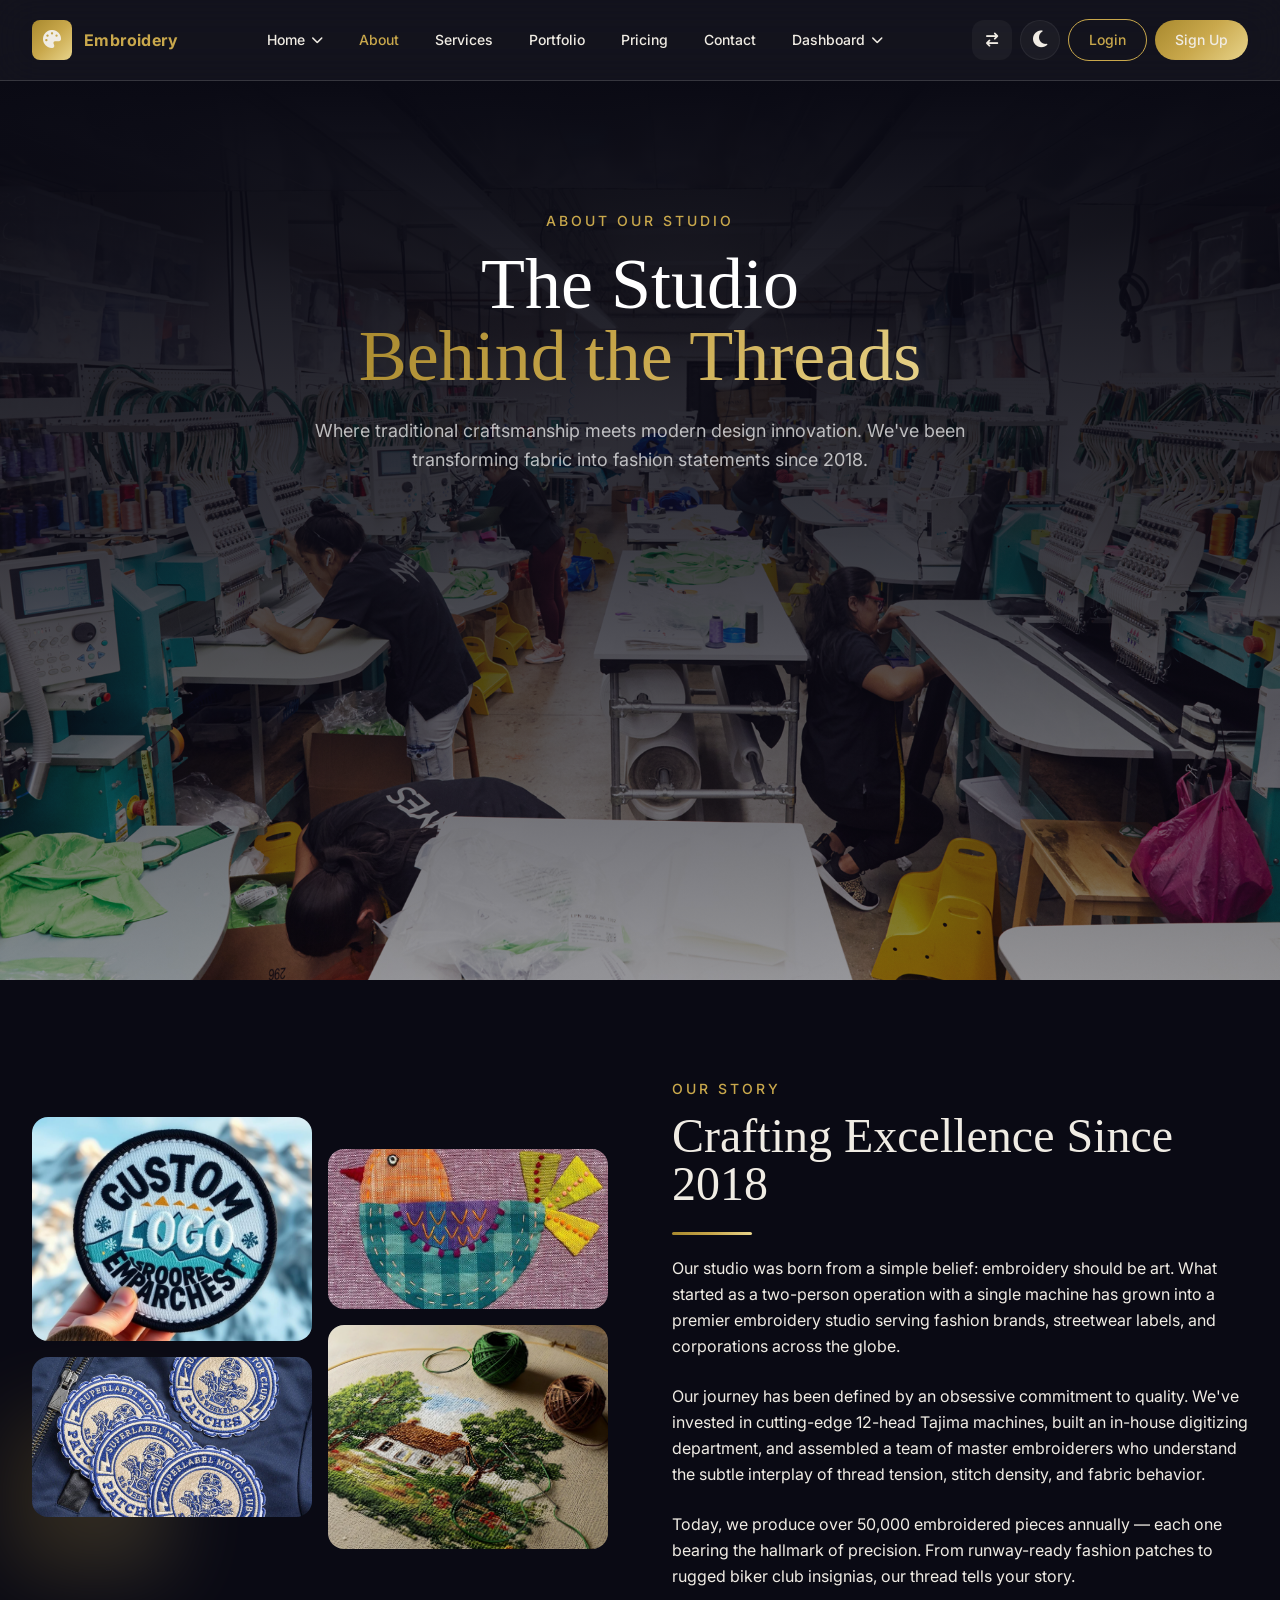
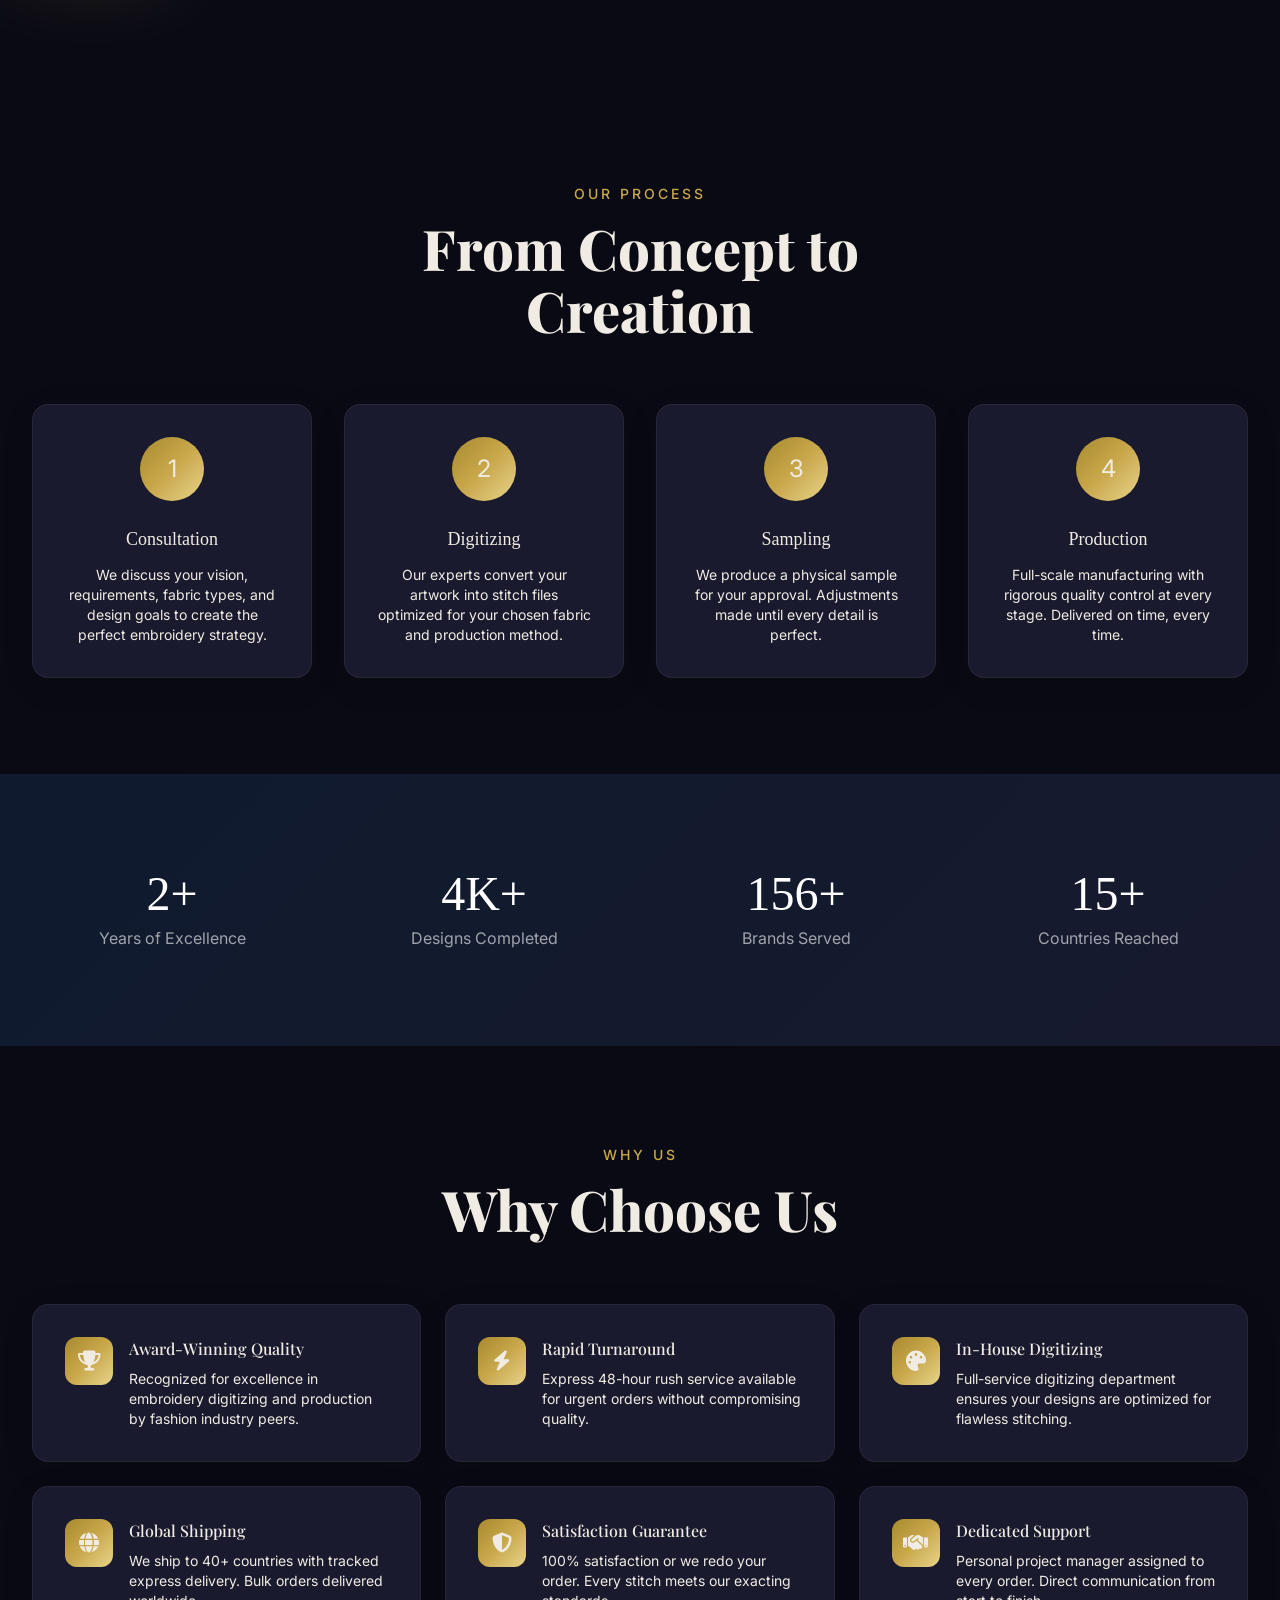
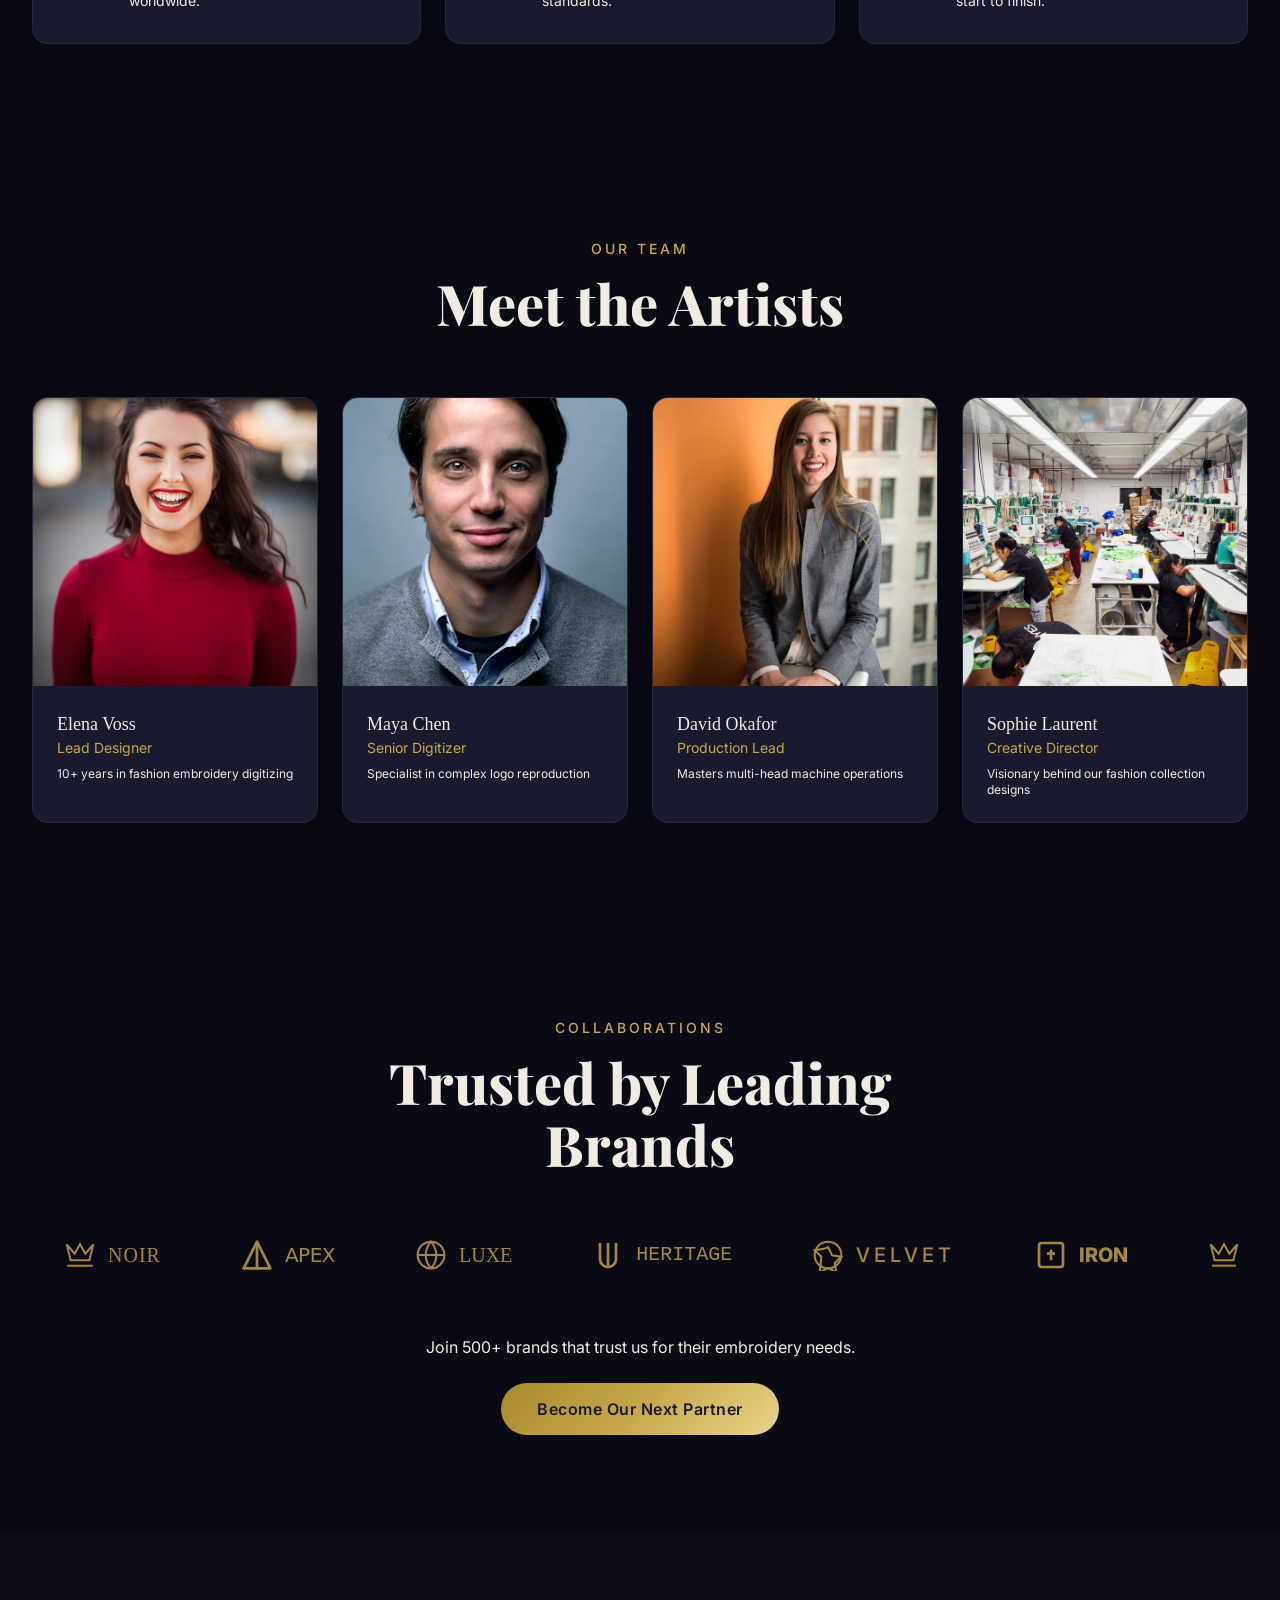
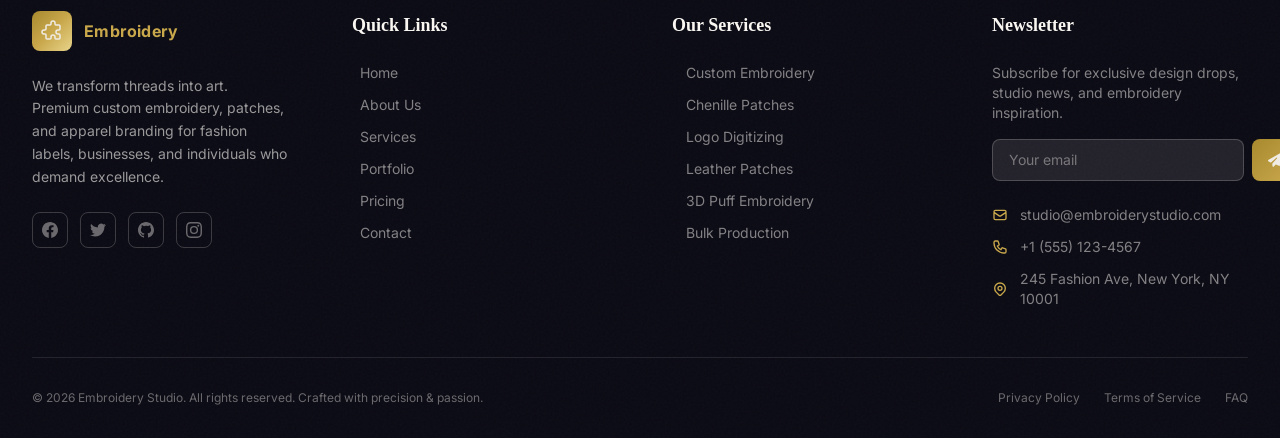
<file: about.html>
<!DOCTYPE html>
<html lang="en" data-theme="dark">

<head>
    <meta charset="UTF-8">
    <meta name="viewport" content="width=device-width, initial-scale=1.0">
    <title>About Us — Embroidery Studio</title>
    <link rel="icon" type="img/jpg" href="img/assets/logo.jpg">
    <meta name="description"
        content="Learn about our studio's story, creative process, expert designers, and brand collaborations in premium embroidery.">
    <script src="tailwind.js"></script>
    <link rel="stylesheet" href="https://cdnjs.cloudflare.com/ajax/libs/font-awesome/6.5.1/css/all.min.css">
    <link rel="stylesheet" href="css/style.css">
    <link rel="icon" type="image/svg+xml"
        href="data:image/svg+xml,<svg xmlns='http://www.w3.org/2000/svg' viewBox='0 0 100 100'><rect width='100' height='100' rx='20' fill='%23c9a84c'/><text x='50' y='68' text-anchor='middle' font-size='60' font-weight='bold' fill='%231a1a2e' font-family='serif'>E</text></svg>">
</head>

<body>
    <div id="navbar"></div>
    <main> <!-- PAGE HERO -->
        <section class="relative min-h-screen pt-32 pb-20 overflow-hidden">
            <div class="absolute inset-0"><img
                    src="img/assets/about1.jpg" alt="Studio"
                    fetchpriority="high"
                    loading="eager"
                    class="w-full h-full object-cover">
                <div class="absolute inset-0 bg-gradient-to-b from-[#0a0a14] via-[#0a0a14]/80 to-[#0a0a14]/40"></div>
            </div>
            <div class="relative z-10 max-w-[1400px] mx-auto px-4 sm:px-6 lg:px-8">
                <div class="max-w-2xl mx-auto text-center"> <span class="text-gold text-sm font-medium tracking-[3px] uppercase"
                        data-anim="fade-up">About Our Studio</span>
                    <h1 class="font-serif text-5xl sm:text-6xl lg:text-7xl font-medium text-white mt-4 mb-6"
                        data-anim="fade-up" data-anim-delay="100">The Studio<br><span class="gradient-text">Behind the
                            Threads</span></h1>
                    <p class="text-white/70 text-lg leading-relaxed max-w-2xl mx-auto" data-anim="fade-up" data-anim-delay="200">Where
                        traditional craftsmanship meets modern design innovation. We've been transforming fabric into
                        fashion statements since 2018.</p>
                </div>
            </div>
        </section> <!-- STUDIO STORY -->
        <section class="py-24 overflow-hidden">
            <div class="max-w-[1400px] mx-auto px-4 sm:px-6 lg:px-8">
                <div class="grid grid-cols-1 lg:grid-cols-2 gap-16 items-center">
                    <div class="relative" data-anim="fade-right">
                        <div class="grid grid-cols-2 gap-4">
                            <div class="space-y-4">
                                <div class="overflow-hidden rounded-2xl"><img
                                        src="img/assets/about2.jpg"
                                        alt="Studio workspace"
                                        loading="lazy" class="w-full h-56 object-cover hover:scale-110 transition-transform duration-700">
                                </div>
                                <div class="overflow-hidden rounded-2xl"><img
                                        src="img/assets/about3.jpg"
                                        alt="Thread spools"
                                        loading="lazy" class="w-full h-40 object-cover hover:scale-110 transition-transform duration-700">
                                </div>
                            </div>
                            <div class="space-y-4 pt-8">
                                <div class="overflow-hidden rounded-2xl"><img
                                        src="img/assets/about4.jpg"
                                        alt="Design process"
                                        loading="lazy" class="w-full h-40 object-cover hover:scale-110 transition-transform duration-700">
                                </div>
                                <div class="overflow-hidden rounded-2xl"><img
                                        src="img/assets/home2-1.jpg"
                                        alt="Fashion design"
                                        loading="lazy" class="w-full h-56 object-cover hover:scale-110 transition-transform duration-700">
                                </div>
                            </div>
                        </div>
                        <div
                            class="absolute -bottom-6 -left-6 w-40 h-40 gradient-gold rounded-2xl -z-10 opacity-20 blur-2xl">
                        </div>
                    </div>
                    <div data-anim="fade-left"> <span class="text-gold text-sm font-medium tracking-[3px] uppercase">Our
                            Story</span>
                        <h2 class="font-serif text-4xl sm:text-5xl font-medium mt-3 mb-6">Crafting Excellence Since 2018
                        </h2>
                        <div class="gold-divider"></div>
                        <p class="text-text-secondary leading-relaxed mb-6">Our studio was born from a simple belief:
                            embroidery should be art. What started as a two-person operation with a single machine has
                            grown into a premier embroidery studio serving fashion brands, streetwear labels, and
                            corporations across the globe.</p>
                        <p class="text-text-secondary leading-relaxed mb-6">Our journey has been defined by an obsessive
                            commitment to quality. We've invested in cutting-edge 12-head Tajima machines, built an
                            in-house digitizing department, and assembled a team of master embroiderers who understand
                            the subtle interplay of thread tension, stitch density, and fabric behavior.</p>
                        <p class="text-text-secondary leading-relaxed">Today, we produce over 50,000 embroidered pieces
                            annually — each one bearing the hallmark of precision. From runway-ready fashion patches to
                            rugged biker club insignias, our thread tells your story.</p>
                    </div>
                </div>
            </div>
        </section> <!-- CREATIVE PROCESS -->
        <section class="py-24 bg-gradient-to-b from-transparent via-gold/5 to-transparent overflow-hidden">
            <div class="max-w-[1400px] mx-auto px-4 sm:px-6 lg:px-8">
                <div class="text-center max-w-2xl mx-auto mb-16"> <span
                        class="text-gold text-sm font-medium tracking-[3px] uppercase" data-anim="fade-up">Our
                        Process</span>
                    <h2 class="section-title mt-3" data-anim="fade-up" data-anim-delay="100">From Concept to Creation
                    </h2>
                </div>
                <div class="relative">
                    <div
                        class="hidden lg:block absolute top-1/2 left-0 right-0 h-0.5 bg-gradient-to-r from-gold-dark via-gold to-gold-dark -translate-y-1/2">
                    </div>
                    <div class="grid grid-cols-1 md:grid-cols-2 lg:grid-cols-4 gap-8">
                        <div class="relative glass-card rounded-2xl p-8 text-center" data-anim="fade-up">
                            <div
                                class="w-16 h-16 rounded-full gradient-gold flex items-center justify-center mx-auto mb-6 text-2xl">
                                1</div>
                            <h3 class="font-serif text-lg font-medium mb-3">Consultation</h3>
                            <p class="text-text-secondary text-sm">We discuss your vision, requirements, fabric types,
                                and design goals to create the perfect embroidery strategy.</p>
                        </div>
                        <div class="relative glass-card rounded-2xl p-8 text-center" data-anim="fade-up"
                            data-anim-delay="100">
                            <div
                                class="w-16 h-16 rounded-full gradient-gold flex items-center justify-center mx-auto mb-6 text-2xl">
                                2</div>
                            <h3 class="font-serif text-lg font-medium mb-3">Digitizing</h3>
                            <p class="text-text-secondary text-sm">Our experts convert your artwork into stitch files
                                optimized for your chosen fabric and production method.</p>
                        </div>
                        <div class="relative glass-card rounded-2xl p-8 text-center" data-anim="fade-up"
                            data-anim-delay="200">
                            <div
                                class="w-16 h-16 rounded-full gradient-gold flex items-center justify-center mx-auto mb-6 text-2xl">
                                3</div>
                            <h3 class="font-serif text-lg font-medium mb-3">Sampling</h3>
                            <p class="text-text-secondary text-sm">We produce a physical sample for your approval.
                                Adjustments made until every detail is perfect.</p>
                        </div>
                        <div class="relative glass-card rounded-2xl p-8 text-center" data-anim="fade-up"
                            data-anim-delay="300">
                            <div
                                class="w-16 h-16 rounded-full gradient-gold flex items-center justify-center mx-auto mb-6 text-2xl">
                                4</div>
                            <h3 class="font-serif text-lg font-medium mb-3">Production</h3>
                            <p class="text-text-secondary text-sm">Full-scale manufacturing with rigorous quality
                                control at every stage. Delivered on time, every time.</p>
                        </div>
                    </div>
                </div>
            </div>
        </section> <!-- ACHIEVEMENT COUNTERS -->
        <section class="py-24 animated-gradient overflow-hidden">
            <div class="max-w-[1400px] mx-auto px-4 sm:px-6 lg:px-8">
                <div class="grid grid-cols-2 md:grid-cols-4 gap-8">
                    <div class="text-center" data-anim="scale-up">
                        <div class="counter-value font-serif text-5xl font-medium text-white" data-target="8"
                            data-suffix="+">0</div>
                        <p class="text-white/60 mt-2">Years of Excellence</p>
                    </div>
                    <div class="text-center" data-anim="scale-up" data-anim-delay="100">
                        <div class="counter-value font-serif text-5xl font-medium text-white" data-target="15"
                            data-suffix="K+">0</div>
                        <p class="text-white/60 mt-2">Designs Completed</p>
                    </div>
                    <div class="text-center" data-anim="scale-up" data-anim-delay="200">
                        <div class="counter-value font-serif text-5xl font-medium text-white" data-target="500"
                            data-suffix="+">0</div>
                        <p class="text-white/60 mt-2">Brands Served</p>
                    </div>
                    <div class="text-center" data-anim="scale-up" data-anim-delay="300">
                        <div class="counter-value font-serif text-5xl font-medium text-white" data-target="50"
                            data-suffix="+">0</div>
                        <p class="text-white/60 mt-2">Countries Reached</p>
                    </div>
                </div>
            </div>
        </section> <!-- WHY CHOOSE US -->
        <section class="py-24 overflow-hidden">
            <div class="max-w-[1400px] mx-auto px-4 sm:px-6 lg:px-8">
                <div class="text-center max-w-2xl mx-auto mb-16"> <span
                        class="text-gold text-sm font-medium tracking-[3px] uppercase" data-anim="fade-up">Why Us</span>
                    <h2 class="section-title mt-3" data-anim="fade-up" data-anim-delay="100">Why Choose Us</h2>
                </div>
                <div class="grid grid-cols-1 md:grid-cols-2 lg:grid-cols-3 gap-6">
                    <div class="glass-card rounded-2xl p-8 flex gap-4" data-anim="fade-up">
                        <div
                            class="w-12 h-12 rounded-xl gradient-gold flex items-center justify-center flex-shrink-0 text-xl">
                            <i class="fas fa-trophy"></i></div>
                        <div>
                            <h3 class="font-medium mb-2">Award-Winning Quality</h3>
                            <p class="text-text-secondary text-sm">Recognized for excellence in embroidery digitizing
                                and production by fashion industry peers.</p>
                        </div>
                    </div>
                    <div class="glass-card rounded-2xl p-8 flex gap-4" data-anim="fade-up" data-anim-delay="100">
                        <div
                            class="w-12 h-12 rounded-xl gradient-gold flex items-center justify-center flex-shrink-0 text-xl">
                            <i class="fas fa-bolt"></i></div>
                        <div>
                            <h3 class="font-medium mb-2">Rapid Turnaround</h3>
                            <p class="text-text-secondary text-sm">Express 48-hour rush service available for urgent
                                orders without compromising quality.</p>
                        </div>
                    </div>
                    <div class="glass-card rounded-2xl p-8 flex gap-4" data-anim="fade-up" data-anim-delay="200">
                        <div
                            class="w-12 h-12 rounded-xl gradient-gold flex items-center justify-center flex-shrink-0 text-xl">
                            <i class="fas fa-palette"></i></div>
                        <div>
                            <h3 class="font-medium mb-2">In-House Digitizing</h3>
                            <p class="text-text-secondary text-sm">Full-service digitizing department ensures your
                                designs are optimized for flawless stitching.</p>
                        </div>
                    </div>
                    <div class="glass-card rounded-2xl p-8 flex gap-4" data-anim="fade-up" data-anim-delay="100">
                        <div
                            class="w-12 h-12 rounded-xl gradient-gold flex items-center justify-center flex-shrink-0 text-xl">
                            <i class="fas fa-globe"></i></div>
                        <div>
                            <h3 class="font-medium mb-2">Global Shipping</h3>
                            <p class="text-text-secondary text-sm">We ship to 40+ countries with tracked express
                                delivery. Bulk orders delivered worldwide.</p>
                        </div>
                    </div>
                    <div class="glass-card rounded-2xl p-8 flex gap-4" data-anim="fade-up" data-anim-delay="200">
                        <div
                            class="w-12 h-12 rounded-xl gradient-gold flex items-center justify-center flex-shrink-0 text-xl">
                            <i class="fas fa-shield-alt"></i></div>
                        <div>
                            <h3 class="font-medium mb-2">Satisfaction Guarantee</h3>
                            <p class="text-text-secondary text-sm">100% satisfaction or we redo your order. Every stitch
                                meets our exacting standards.</p>
                        </div>
                    </div>
                    <div class="glass-card rounded-2xl p-8 flex gap-4" data-anim="fade-up" data-anim-delay="300">
                        <div
                            class="w-12 h-12 rounded-xl gradient-gold flex items-center justify-center flex-shrink-0 text-xl">
                            <i class="fas fa-handshake"></i></div>
                        <div>
                            <h3 class="font-medium mb-2">Dedicated Support</h3>
                            <p class="text-text-secondary text-sm">Personal project manager assigned to every order.
                                Direct communication from start to finish.</p>
                        </div>
                    </div>
                </div>
            </div>
        </section> <!-- MEET THE DESIGNERS -->
        <section class="py-24 overflow-hidden">
            <div class="max-w-[1400px] mx-auto px-4 sm:px-6 lg:px-8">
                <div class="text-center max-w-2xl mx-auto mb-16"> <span
                        class="text-gold text-sm font-medium tracking-[3px] uppercase" data-anim="fade-up">Our
                        Team</span>
                    <h2 class="section-title mt-3" data-anim="fade-up" data-anim-delay="100">Meet the Artists</h2>
                </div>
                <div class="grid grid-cols-1 sm:grid-cols-2 lg:grid-cols-4 gap-6">
                    <div class="group glass-card rounded-2xl overflow-hidden" data-anim="fade-up">
                        <div class="overflow-hidden h-72"><img
                                src="img/assets/about6.webp"
                                alt="Designer"
                                loading="lazy" class="w-full h-full object-cover transition-transform duration-700 group-hover:scale-110">
                        </div>
                        <div class="p-6">
                            <h3 class="font-serif text-lg font-medium">Elena Voss</h3>
                            <p class="text-gold text-sm">Lead Designer</p>
                            <p class="text-text-secondary text-xs mt-2">10+ years in fashion embroidery digitizing</p>
                        </div>
                    </div>
                    <div class="group glass-card rounded-2xl overflow-hidden" data-anim="fade-up" data-anim-delay="100">
                        <div class="overflow-hidden h-72"><img
                                src="img/assets/about7.webp"
                                alt="Designer"
                                loading="lazy" class="w-full h-full object-cover transition-transform duration-700 group-hover:scale-110">
                        </div>
                        <div class="p-6">
                            <h3 class="font-serif text-lg font-medium">Maya Chen</h3>
                            <p class="text-gold text-sm">Senior Digitizer</p>
                            <p class="text-text-secondary text-xs mt-2">Specialist in complex logo reproduction</p>
                        </div>
                    </div>
                    <div class="group glass-card rounded-2xl overflow-hidden" data-anim="fade-up" data-anim-delay="200">
                        <div class="overflow-hidden h-72"><img
                                src="img/assets/about8.jpg"
                                alt="Designer"
                                loading="lazy" class="w-full h-full object-cover transition-transform duration-700 group-hover:scale-110">
                        </div>
                        <div class="p-6">
                            <h3 class="font-serif text-lg font-medium">David Okafor</h3>
                            <p class="text-gold text-sm">Production Lead</p>
                            <p class="text-text-secondary text-xs mt-2">Masters multi-head machine operations</p>
                        </div>
                    </div>
                    <div class="group glass-card rounded-2xl overflow-hidden" data-anim="fade-up" data-anim-delay="300">
                        <div class="overflow-hidden h-72"><img
                                src="img/assets/about1.jpg"
                                alt="Designer"
                                loading="lazy" class="w-full h-full object-cover transition-transform duration-700 group-hover:scale-110">
                        </div>
                        <div class="p-6">
                            <h3 class="font-serif text-lg font-medium">Sophie Laurent</h3>
                            <p class="text-gold text-sm">Creative Director</p>
                            <p class="text-text-secondary text-xs mt-2">Visionary behind our fashion collection designs
                            </p>
                        </div>
                    </div>
                </div>
            </div>
        </section> 
        
    <!-- BRAND COLLABORATIONS -->
<section class="py-24 bg-gradient-to-b from-transparent via-gold/5 to-transparent overflow-hidden">
    <div class="max-w-[1400px] mx-auto px-4 sm:px-6 lg:px-8">
        <div class="text-center max-w-2xl mx-auto mb-16"> 
            <span class="text-gold text-sm font-medium tracking-[3px] uppercase" data-anim="fade-up">Collaborations</span>
            <h2 class="section-title mt-3" data-anim="fade-up" data-anim-delay="100">Trusted by Leading Brands</h2>
        </div>
        
        <div class="marquee-container" data-anim="fade-up">
            <div class="marquee-content">
                <!-- Flex layout containing inline SVG logos for crisp scaling -->
                <div class="flex items-center gap-20 px-8"> 
                    
                    <!-- LOGO 1: NOIR Label (Minimal Crown/Luxury) -->
                    <div class="flex items-center gap-3 text-gold  opacity-80 hover:opacity-100 transition-opacity">
                        <svg class="w-8 h-8" viewBox="0 0 24 24" fill="none" stroke="currentColor" stroke-width="1.5">
                            <path d="M2 4l3 12h14l3-12-6 7-4-7-4 7-6-7z"/>
                            <path d="M3 20h18" stroke-linecap="round"/>
                        </svg>
                        <span class="text-xl font-medium font-serif tracking-wider">NOIR</span>
                    </div>

                    <!-- LOGO 2: APEX Streetwear -->
                    <div class="flex items-center gap-3 text-gold  opacity-80 hover:opacity-100 transition-opacity">
                        <svg class="w-8 h-8" viewBox="0 0 24 24" fill="none" stroke="currentColor" stroke-width="2">
                            <path d="M12 2L2 22h20L12 2z" stroke-linejoin="round"/>
                            <path d="M12 2v20"/>
                        </svg>
                        <span class="text-xl font-medium font-sans tracking-tight">APEX</span>
                    </div>

                    <!-- LOGO 3: Luxe Hospitality -->
                    <div class="flex items-center gap-3 text-gold  opacity-80 hover:opacity-100 transition-opacity">
                        <svg class="w-8 h-8" viewBox="0 0 24 24" fill="none" stroke="currentColor" stroke-width="1.5">
                            <circle cx="12" cy="12" r="10"/>
                            <path d="M12 2a15.3 15.3 0 0 1 4 10 15.3 15.3 0 0 1-4 10 15.3 15.3 0 0 1-4-10 15.3 15.3 0 0 1 4-10z"/>
                            <path d="M2 12h20"/>
                        </svg>
                        <span class="text-xl font-medium font-serif">LUXE</span>
                    </div>

                    <!-- LOGO 4: HERITAGE Denim -->
                    <div class="flex items-center gap-3 text-gold  opacity-80 hover:opacity-100 transition-opacity">
                        <svg class="w-8 h-8" viewBox="0 0 24 24" fill="none" stroke="currentColor" stroke-width="2">
                            <path d="M6 3v12a6 6 0 0 0 6 6 6 6 0 0 0 6-6V3"/>
                            <path d="M12 3v18"/>
                        </svg>
                        <span class="text-xl font-medium font-mono">HERITAGE</span>
                    </div>

                    <!-- LOGO 5: VELVET Club -->
                    <div class="flex items-center gap-3 text-gold opacity-80 hover:opacity-100 transition-opacity">
                        <svg class="w-8 h-8" viewBox="0 0 24 24" fill="none" stroke="currentColor" stroke-width="1.5">
                            <path d="M12 22C6.477 22 2 17.523 2 12S6.477 2 12 2s10 4.477 10 10-4.477 10-10 10z"/>
                            <path d="M12 6l3.09 6.26L22 13.27l-5 4.87 1.18 6.88L12 21.77l-6.18 3.25L7 13.27l-5-4.87 6.91-1.01L12 6z"/>
                        </svg>
                        <span class="text-xl font-medium tracking-[4px]">VELVET</span>
                    </div>

                    <!-- LOGO 6: IRON Biker Co -->
                    <div class="flex items-center gap-3 text-gold opacity-80 hover:opacity-100 transition-opacity">
                        <svg class="w-8 h-8" viewBox="0 0 24 24" fill="none" stroke="currentColor" stroke-width="2">
                            <rect width="18" height="18" x="3" y="3" rx="2"/>
                            <path d="M12 8v8M9 11h6"/>
                        </svg>
                        <span class="text-xl font-extrabold uppercase">Iron </span>
                    </div>

                    <!-- DUPLICATE SET FOR INFINITE LOOP SMOOTHNESS -->
                    <div class="flex items-center gap-3 text-gold  opacity-80">
                        <svg class="w-8 h-8" viewBox="0 0 24 24" fill="none" stroke="currentColor" stroke-width="1.5"><path d="M2 4l3 12h14l3-12-6 7-4-7-4 7-6-7z"/><path d="M3 20h18"/></svg>
                        <span class="text-xl font-medium font-serif tracking-wider">NOIR</span>
                    </div>
                    <div class="flex items-center gap-3 text-gold  opacity-80">
                        <svg class="w-8 h-8" viewBox="0 0 24 24" fill="none" stroke="currentColor" stroke-width="2"><path d="M12 2L2 22h20L12 2z"/><path d="M12 2v20"/></svg>
                        <span class="text-xl font-medium font-sans tracking-tight">APEX</span>
                    </div>
                    <div class="flex items-center gap-3 text-gold  opacity-80">
                        <svg class="w-8 h-8" viewBox="0 0 24 24" fill="none" stroke="currentColor" stroke-width="1.5"><circle cx="12" cy="12" r="10"/><path d="M12 2a15.3 15.3 0 0 1 4 10 15.3 15.3 0 0 1-4 10 15.3 15.3 0 0 1-4-10 15.3 15.3 0 0 1 4-10z"/><path d="M2 12h20"/></svg>
                        <span class="text-xl font-medium font-serif">LUXE</span>
                    </div>
                    <div class="flex items-center gap-3 text-gold  opacity-80">
                        <svg class="w-8 h-8" viewBox="0 0 24 24" fill="none" stroke="currentColor" stroke-width="2"><path d="M6 3v12a6 6 0 0 0 6 6 6 6 0 0 0 6-6V3"/><path d="M12 3v18"/></svg>
                        <span class="text-xl font-medium font-mono">HERITAGE</span>
                    </div>
                    <div class="flex items-center gap-3 text-gold  opacity-80">
                        <svg class="w-8 h-8" viewBox="0 0 24 24" fill="none" stroke="currentColor" stroke-width="1.5"><path d="M12 22C6.477 22 2 17.523 2 12S6.477 2 12 2s10 4.477 10 10-4.477 10-10 10z"/><path d="M12 6l3.09 6.26L22 13.27l-5 4.87 1.18 6.88L12 21.77l-6.18 3.25L7 13.27l-5-4.87 6.91-1.01L12 6z"/></svg>
                        <span class="text-xl font-medium tracking-[4px]">VELVET</span>
                    </div>
                    <div class="flex items-center gap-3 text-gold  opacity-80">
                        <svg class="w-8 h-8" viewBox="0 0 24 24" fill="none" stroke="currentColor" stroke-width="2"><rect width="18" height="18" x="3" y="3" rx="2"/><path d="M12 8v8M9 11h6"/></svg>
                        <span class="text-xl font-extrabold uppercase">Iron</span>
                    </div>

                </div>
            </div>
        </div>

        <div class="text-center mt-16" data-anim="fade-up">
            <p class="text-text-secondary mb-6">Join 500+ brands that trust us for their embroidery needs.</p>
            <a href="contact.html" class="btn-primary">Become Our Next Partner</a>
        </div>
    </div>
</section>
    </main>
    <div id="footer"></div>
    <script src="js/navbar.js"></script>
    <script src="js/footer.js"></script>
    <script src="js/animations.js"></script>
</body>

</html>
</file>
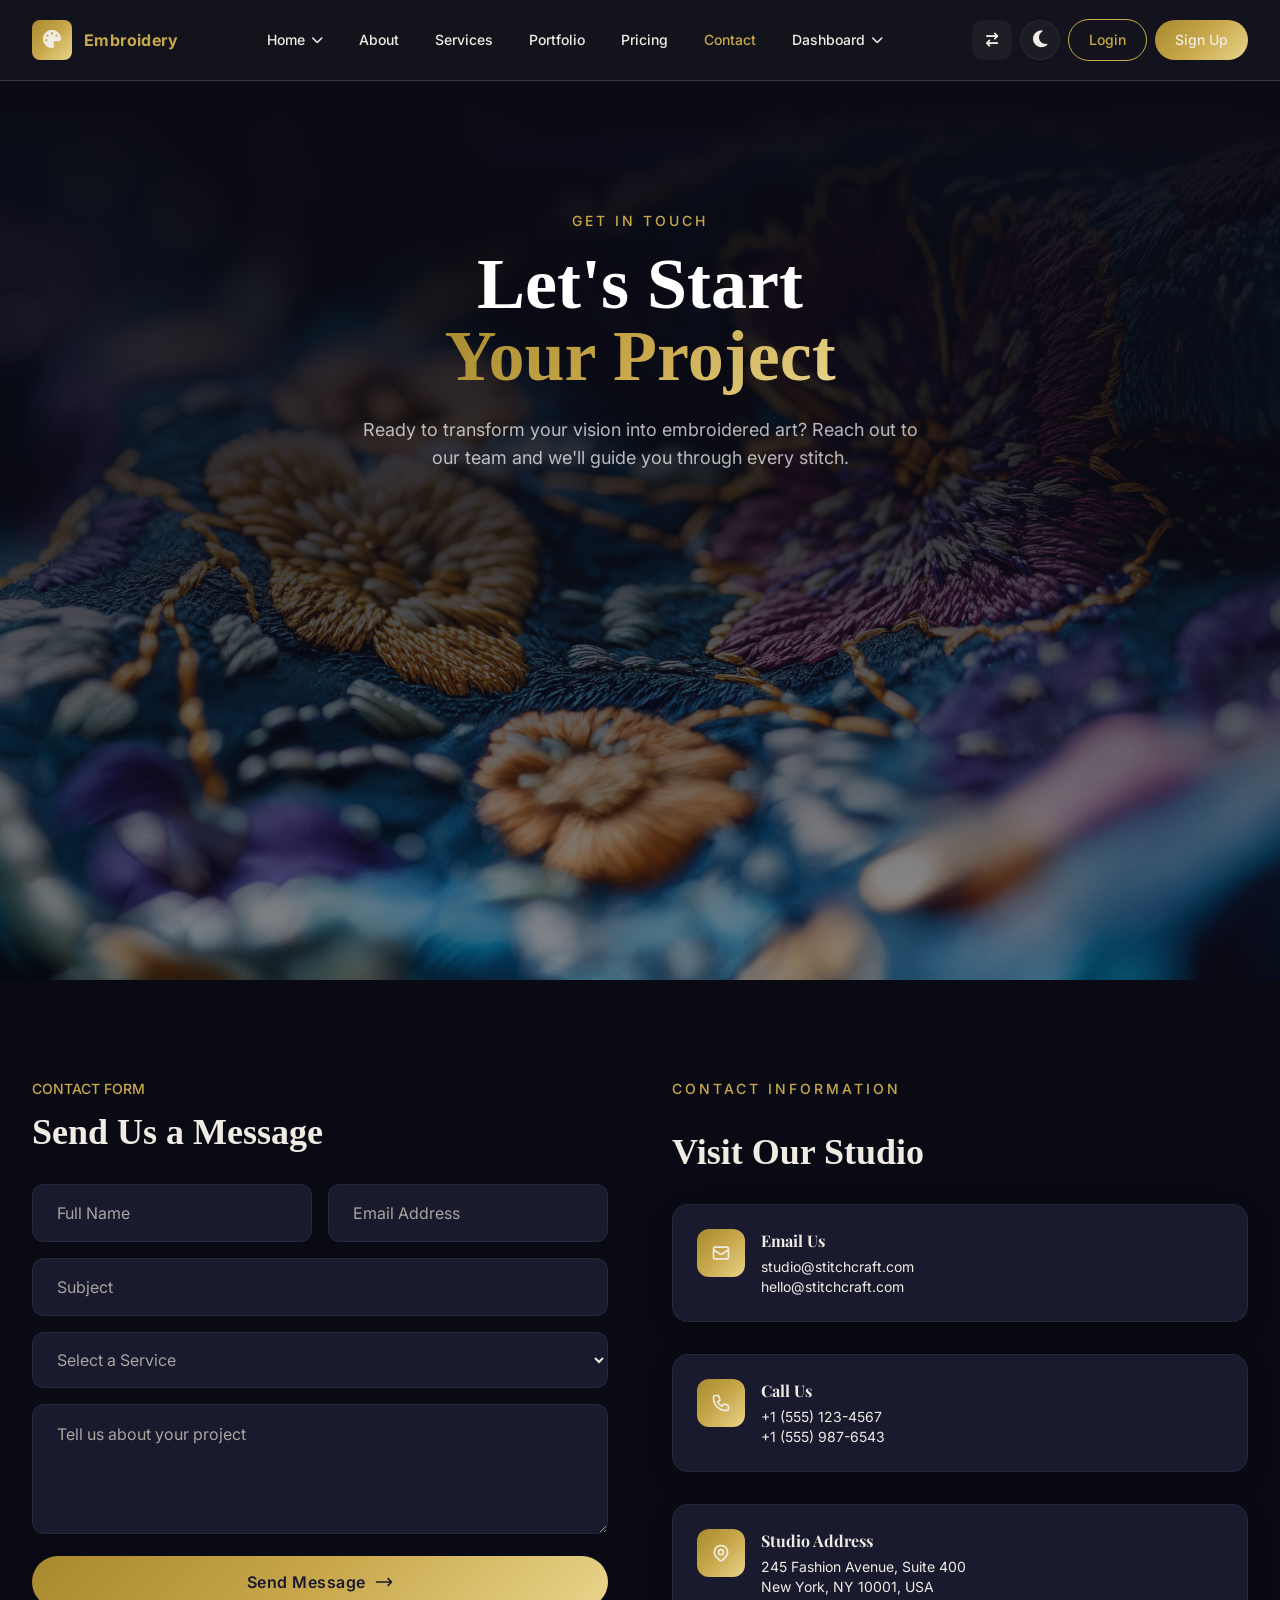
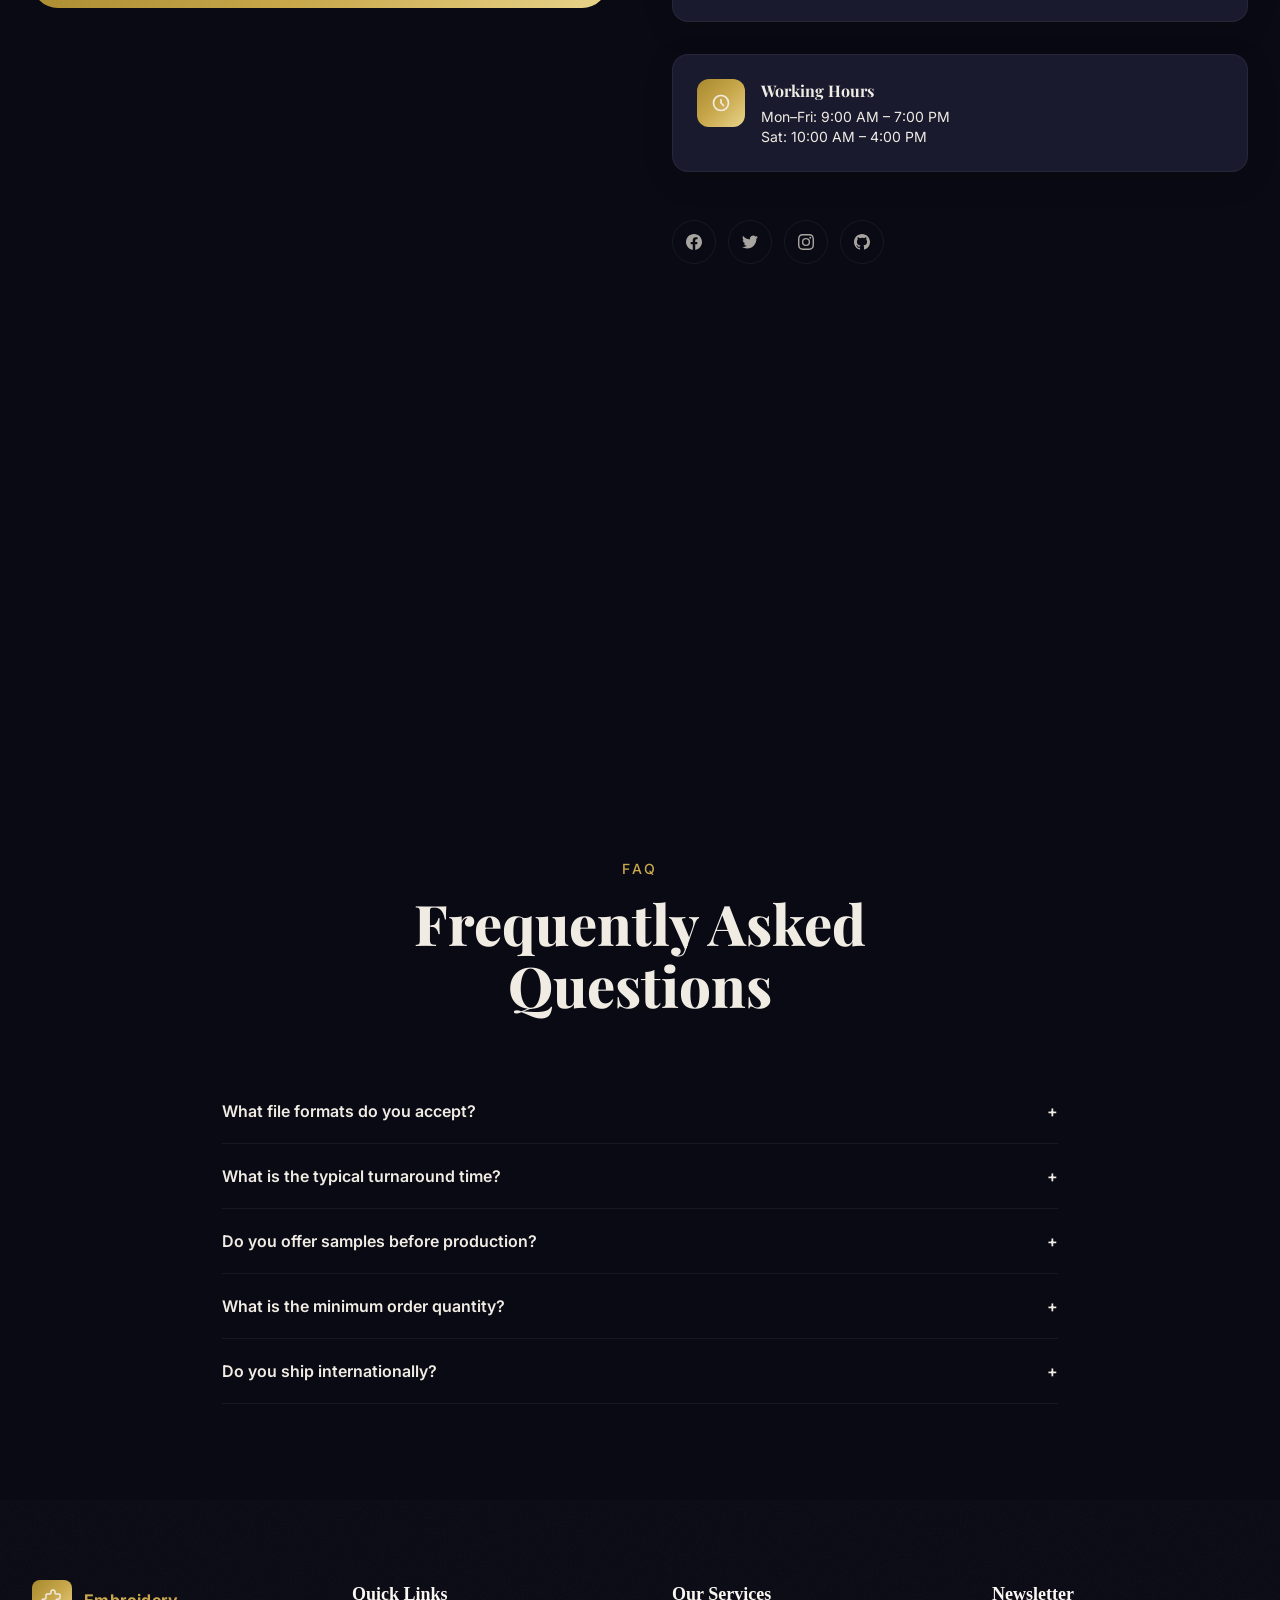
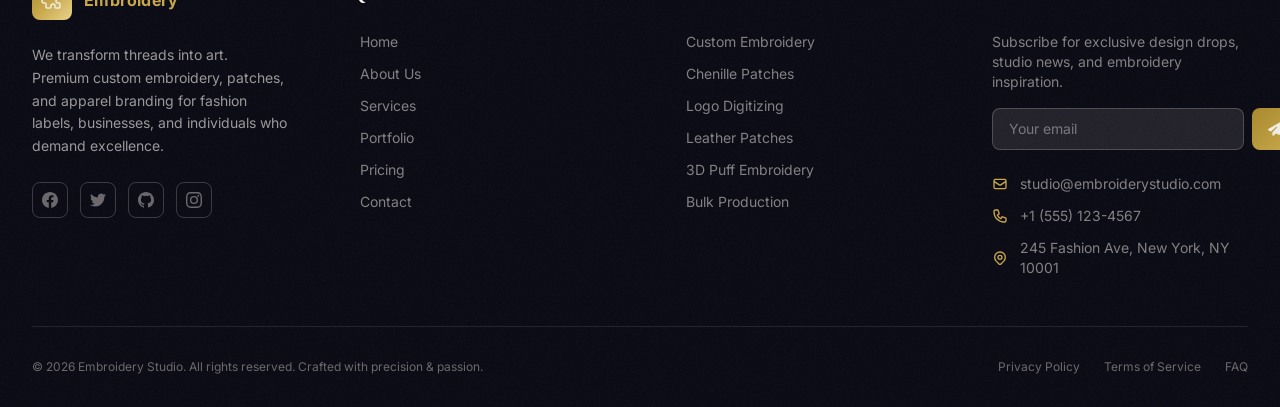
<file: contact.html>
<!DOCTYPE html>
<html lang="en" data-theme="dark">

<head>
    <meta charset="UTF-8">
    <meta name="viewport" content="width=device-width, initial-scale=1.0">
    <title>Contact — Embroidery Studio</title>
    <link rel="icon" type="img/jpg" href="img/assets/logo.jpg">
    <meta name="description"
        content="Contact us for premium embroidery services. Get a free quote, book a consultation, or reach out to our design team.">
    <script src="tailwind.js"></script>
    <link rel="stylesheet" href="https://cdnjs.cloudflare.com/ajax/libs/font-awesome/6.5.1/css/all.min.css">
    <link rel="stylesheet" href="css/style.css">
    <link rel="icon" type="image/svg+xml"
        href="data:image/svg+xml,<svg xmlns='http://www.w3.org/2000/svg' viewBox='0 0 100 100'><rect width='100' height='100' rx='20' fill='%23c9a84c'/><text x='50' y='68' text-anchor='middle' font-size='60' font-weight='bold' fill='%231a1a2e' font-family='serif'>E</text></svg>">
</head>

<body>
    <div id="navbar"></div>
    <main>
        <section class="relative min-h-screen pt-32 pb-20 overflow-hidden">
            <div class="absolute inset-0"><img
                    src="img/assets/services1.png" alt="Get in touch — Embroidery Studio"
                    fetchpriority="high"
                    loading="eager"
                    class="w-full h-full object-cover">
                <div class="absolute inset-0 bg-gradient-to-b from-[#0a0a14] via-[#0a0a14]/80 to-[#0a0a14]/40"></div>
            </div>
            <div class="relative z-10 max-w-[1400px] mx-auto px-4 sm:px-6 lg:px-8 text-center"> <span
                    class="text-gold text-sm font-medium tracking-[3px] uppercase" data-anim="fade-up">Get in
                    Touch</span>
                <h1 class="font-serif text-5xl sm:text-6xl lg:text-7xl font-bold text-white mt-4 mb-6"
                    data-anim="fade-up" data-anim-delay="100">Let's Start<br><span class="gradient-text">Your
                        Project</span></h1>
                <p class="text-white/70 text-lg max-w-xl mx-auto" data-anim="fade-up" data-anim-delay="200">Ready to transform
                    your vision into embroidered art? Reach out to our team and we'll guide you through every stitch.
                </p>
            </div>
        </section> <!-- CONTACT GRID -->
        <section class="py-24 overflow-hidden">
            <div class="max-w-[1400px] mx-auto px-4 sm:px-6 lg:px-8">
                <div class="grid grid-cols-1 lg:grid-cols-2 gap-16">
                    <div> <span class="text-gold text-sm font-medium  uppercase"
                            data-anim="fade-up">Contact Form</span>
                        <h2 class="font-serif text-3xl sm:text-4xl font-bold mt-3 mb-8" data-anim="fade-up"
                            data-anim-delay="100">Send Us a Message</h2>
                        <form class="space-y-4" data-anim="fade-up" data-anim-delay="200" onsubmit="handleFormSubmit(event)">

    <!-- Full Name & Email Grid -->
    <div class="grid grid-cols-1 sm:grid-cols-2 gap-4">
        <div class="input-group">
            <input type="text" id="name" placeholder=" " required>
            <label for="name">Full Name</label>
        </div>

        <div class="input-group">
            <input type="email" id="email" placeholder=" " required>
            <label for="email">Email Address</label>
        </div>
    </div>

    <!-- Subject -->
    <div class="input-group">
        <input type="text" id="subject" placeholder=" ">
        <label for="subject">Subject</label>
    </div>

    <!-- Service Select -->
    <div class="input-group">
        <select id="service" required>
            <option value="" disabled selected hidden></option>
            <option value="embroidery-digitizing">Embroidery Digitizing</option>
            <option value="custom-patches">Custom Patches</option>
            <option value="leather-patches">Leather Patches</option>
            <option value="uniform-embroidery">Uniform Embroidery</option>
            <option value="3d-puff">3D Puff Embroidery</option>
            <option value="bulk-production">Bulk Production</option>
            <option value="other">Other</option>
        </select>
        <label for="service">Select a Service</label>
    </div>

    <!-- Message -->
    <div class="input-group">
        <textarea id="message" rows="4" placeholder=" " required></textarea>
        <label for="message">Tell us about your project</label>
    </div>

    <!-- Submit Button -->
    <button
        type="submit"
        class="btn-primary w-full flex items-center justify-center gap-2">
        <span>Send Message</span>

        <svg
            class="w-5 h-5"
            fill="none"
            stroke="currentColor"
            viewBox="0 0 24 24">
            <path
                stroke-linecap="round"
                stroke-linejoin="round"
                stroke-width="2"
                d="M17 8l4 4m0 0l-4 4m4-4H3">
            </path>
        </svg>
    </button>

</form>
<style>.input-group {
    position: relative;
    margin-bottom: 0 !important;
}

.input-group input,
.input-group select,
.input-group textarea {
    width: 100%;
    margin-bottom: 0 !important;
}</style>
                    </div>
                    <div>
                        <div class="space-y-8" data-anim="fade-left"> <span
                                class="text-gold text-sm font-medium tracking-[3px] uppercase">Contact
                                Information</span>
                            <h2 class="font-serif text-3xl sm:text-4xl font-bold mt-3 mb-8">Visit Our Studio</h2>
                            <div class="glass-card rounded-2xl p-6 flex gap-4">
                                <div
                                    class="w-12 h-12 rounded-xl gradient-gold flex items-center justify-center flex-shrink-0">
                                    <svg class="w-5 h-5 text-charcoal" fill="none" stroke="currentColor"
                                        viewBox="0 0 24 24">
                                        <path stroke-linecap="round" stroke-linejoin="round" stroke-width="2"
                                            d="M3 8l7.89 5.26a2 2 0 002.22 0L21 8M5 19h14a2 2 0 002-2V7a2 2 0 00-2-2H5a2 2 0 00-2 2v10a2 2 0 002 2z" />
                                    </svg></div>
                                <div>
                                    <h3 class="font-bold mb-1">Email Us</h3>
                                    <p class="text-text-secondary text-sm">studio@stitchcraft.com</p>
                                    <p class="text-text-secondary text-sm">hello@stitchcraft.com</p>
                                </div>
                            </div>
                            <div class="glass-card rounded-2xl p-6 flex gap-4">
                                <div
                                    class="w-12 h-12 rounded-xl gradient-gold flex items-center justify-center flex-shrink-0">
                                    <svg class="w-5 h-5 text-charcoal" fill="none" stroke="currentColor"
                                        viewBox="0 0 24 24">
                                        <path stroke-linecap="round" stroke-linejoin="round" stroke-width="2"
                                            d="M3 5a2 2 0 012-2h3.28a1 1 0 01.948.684l1.498 4.493a1 1 0 01-.502 1.21l-2.257 1.13a11.042 11.042 0 005.516 5.516l1.13-2.257a1 1 0 011.21-.502l4.493 1.498a1 1 0 01.684.949V19a2 2 0 01-2 2h-1C9.716 21 3 14.284 3 6V5z" />
                                    </svg></div>
                                <div>
                                    <h3 class="font-bold mb-1">Call Us</h3>
                                    <p class="text-text-secondary text-sm">+1 (555) 123-4567</p>
                                    <p class="text-text-secondary text-sm">+1 (555) 987-6543</p>
                                </div>
                            </div>
                            <div class="glass-card rounded-2xl p-6 flex gap-4">
                                <div
                                    class="w-12 h-12 rounded-xl gradient-gold flex items-center justify-center flex-shrink-0">
                                    <svg class="w-5 h-5 text-charcoal" fill="none" stroke="currentColor"
                                        viewBox="0 0 24 24">
                                        <path stroke-linecap="round" stroke-linejoin="round" stroke-width="2"
                                            d="M17.657 16.657L13.414 20.9a1.998 1.998 0 01-2.827 0l-4.244-4.243a8 8 0 1111.314 0z" />
                                        <path stroke-linecap="round" stroke-linejoin="round" stroke-width="2"
                                            d="M15 11a3 3 0 11-6 0 3 3 0 016 0z" />
                                    </svg></div>
                                <div>
                                    <h3 class="font-bold mb-1">Studio Address</h3>
                                    <p class="text-text-secondary text-sm">245 Fashion Avenue, Suite 400</p>
                                    <p class="text-text-secondary text-sm">New York, NY 10001, USA</p>
                                </div>
                            </div>
                            <div class="glass-card rounded-2xl p-6 flex gap-4">
                                <div
                                    class="w-12 h-12 rounded-xl gradient-gold flex items-center justify-center flex-shrink-0">
                                    <svg class="w-5 h-5 text-charcoal" fill="none" stroke="currentColor"
                                        viewBox="0 0 24 24">
                                        <path stroke-linecap="round" stroke-linejoin="round" stroke-width="2"
                                            d="M12 8v4l3 3m6-3a9 9 0 11-18 0 9 9 0 0118 0z" />
                                    </svg></div>
                                <div>
                                    <h3 class="font-bold mb-1">Working Hours</h3>
                                    <p class="text-text-secondary text-sm">Mon–Fri: 9:00 AM – 7:00 PM</p>
                                    <p class="text-text-secondary text-sm">Sat: 10:00 AM – 4:00 PM</p>
                                </div>
                            </div>
                            <div class="flex gap-3 pt-4"> <a href="#" class="social-btn"><svg class="w-4 h-4"
                                        fill="currentColor" viewBox="0 0 24 24">
                                        <path
                                            d="M24 12.073c0-6.627-5.373-12-12-12s-12 5.373-12 12c0 5.99 4.388 10.954 10.125 11.854v-8.385H7.078v-3.47h3.047V9.43c0-3.007 1.792-4.669 4.533-4.669 1.312 0 2.686.235 2.686.235v2.953H15.83c-1.491 0-1.956.925-1.956 1.874v2.25h3.328l-.532 3.47h-2.796v8.385C19.612 23.027 24 18.062 24 12.073z" />
                                    </svg></a> <a href="#" class="social-btn"><svg class="w-4 h-4" fill="currentColor"
                                        viewBox="0 0 24 24">
                                        <path
                                            d="M23.953 4.57a10 10 0 01-2.825.775 4.958 4.958 0 002.163-2.723c-.951.555-2.005.959-3.127 1.184a4.92 4.92 0 00-8.384 4.482C7.69 8.095 4.067 6.13 1.64 3.162a4.822 4.822 0 00-.666 2.475c0 1.71.87 3.213 2.188 4.096a4.904 4.904 0 01-2.228-.616v.06a4.923 4.923 0 003.946 4.827 4.996 4.996 0 01-2.212.085 4.936 4.936 0 004.604 3.417 9.867 9.867 0 01-6.102 2.105c-.39 0-.779-.023-1.17-.067a13.995 13.995 0 007.557 2.209c9.053 0 13.998-7.496 13.998-13.985 0-.21 0-.42-.015-.63A9.935 9.935 0 0024 4.59z" />
                                    </svg></a> <a href="#" class="social-btn"><svg class="w-4 h-4" fill="currentColor"
                                        viewBox="0 0 24 24">
                                        <path
                                            d="M12 2.163c3.204 0 3.584.012 4.85.07 3.252.148 4.771 1.691 4.919 4.919.058 1.265.069 1.645.069 4.849 0 3.205-.012 3.584-.069 4.849-.149 3.225-1.664 4.771-4.919 4.919-1.266.058-1.644.07-4.85.07-3.204 0-3.584-.012-4.849-.07-3.26-.149-4.771-1.699-4.919-4.92-.058-1.265-.07-1.644-.07-4.849 0-3.204.013-3.583.07-4.849.149-3.227 1.664-4.771 4.919-4.919 1.266-.057 1.645-.069 4.849-.069zM12 0C8.741 0 8.333.014 7.053.072 2.695.272.273 2.69.073 7.052.014 8.333 0 8.741 0 12c0 3.259.014 3.668.072 4.948.2 4.358 2.618 6.78 6.98 6.98C8.333 23.986 8.741 24 12 24c3.259 0 3.668-.014 4.948-.072 4.354-.2 6.782-2.618 6.979-6.98.059-1.28.073-1.689.073-4.948 0-3.259-.014-3.667-.072-4.947-.196-4.354-2.617-6.78-6.979-6.98C15.668.014 15.259 0 12 0zm0 5.838a6.162 6.162 0 100 12.324 6.162 6.162 0 000-12.324zM12 16a4 4 0 110-8 4 4 0 010 8zm6.406-11.845a1.44 1.44 0 100 2.881 1.44 1.44 0 000-2.881z" />
                                    </svg></a> <a href="#" class="social-btn"><svg class="w-4 h-4" fill="currentColor"
                                        viewBox="0 0 24 24">
                                        <path
                                            d="M12 0C5.373 0 0 5.373 0 12c0 5.302 3.438 9.8 8.207 11.387.599.111.793-.261.793-.577v-2.234c-3.338.726-4.033-1.416-4.033-1.416-.546-1.387-1.333-1.756-1.333-1.756-1.089-.745.083-.729.083-.729 1.205.084 1.839 1.237 1.839 1.237 1.07 1.834 2.807 1.304 3.492.997.107-.775.418-1.305.762-1.604-2.665-.305-5.467-1.334-5.467-5.931 0-1.311.469-2.381 1.236-3.221-.124-.303-.535-1.524.117-3.176 0 0 1.008-.322 3.301 1.23A11.509 11.509 0 0112 5.803c1.02.005 2.047.138 3.006.404 2.291-1.552 3.297-1.23 3.297-1.23.653 1.653.242 2.874.118 3.176.77.84 1.235 1.911 1.235 3.221 0 4.609-2.807 5.624-5.479 5.921.43.372.823 1.102.823 2.222v3.293c0 .319.192.694.801.576C20.566 21.797 24 17.3 24 12c0-6.627-5.373-12-12-12z" />
                                    </svg></a> </div>
                        </div>
                    </div>
                </div>
            </div>
        </section> <!-- MAP -->
        <section class="overflow-hidden">
            <div class="h-[400px] w-full" data-anim="fade-up"> <iframe
                    src="https://www.google.com/maps/embed?pb=!1m18!1m12!1m3!1d3022.966!2d-73.9857!3d40.7488!2m3!1f0!2f0!3f0!3m2!1i1024!2i768!4f13.1!3m3!1m2!1s0x0%3A0x0!2zNDDCsDQ0JzU1LjciTiA3M8KwNTknMTEuMiJX!5e0!3m2!1sen!2sus!4v1"
                    width="100%" height="100%" style="border:0;" allowfullscreen="" loading="lazy"></iframe> </div>
        </section> <!-- FAQ -->
        <section class="py-24 overflow-hidden">
            <div class="max-w-[900px] mx-auto px-4 sm:px-6 lg:px-8">
                <div class="text-center max-w-2xl mx-auto mb-16"> <span
                        class="text-gold text-sm font-medium tracking-[3px] uppercase" data-anim="fade-up">FAQ</span>
                    <h2 class="section-title mt-3" data-anim="fade-up" data-anim-delay="100">Frequently Asked Questions
                    </h2>
                </div>
                <div class="space-y-0" data-anim="fade-up">
                    <div class="accordion-item">
                        <div class="accordion-header" onclick="toggleAccordion(this)"><span>What file formats do you
                                accept?</span><span class="accordion-icon">+</span></div>
                        <div class="accordion-content text-text-secondary text-sm">We accept AI, EPS, PDF, PNG, JPG,
                            SVG, and PSD files. Our digitizing team can work from virtually any format, including
                            hand-drawn sketches and photographs.</div>
                    </div>
                    <div class="accordion-item">
                        <div class="accordion-header" onclick="toggleAccordion(this)"><span>What is the typical
                                turnaround time?</span><span class="accordion-icon">+</span></div>
                        <div class="accordion-content text-text-secondary text-sm">Standard turnaround is 5–7 business
                            days for digitizing and 10–14 business days for production. Express 48-hour and 24-hour rush
                            services are available at additional cost.</div>
                    </div>
                    <div class="accordion-item">
                        <div class="accordion-header" onclick="toggleAccordion(this)"><span>Do you offer samples before
                                production?</span><span class="accordion-icon">+</span></div>
                        <div class="accordion-content text-text-secondary text-sm">Yes, we provide physical samples for
                            all orders over $200. This allows you to approve stitch quality, color accuracy, and
                            placement before full production begins.</div>
                    </div>
                    <div class="accordion-item">
                        <div class="accordion-header" onclick="toggleAccordion(this)"><span>What is the minimum order
                                quantity?</span><span class="accordion-icon">+</span></div>
                        <div class="accordion-content text-text-secondary text-sm">There is no minimum for custom
                            patches — we accept single-piece orders. For bulk uniform embroidery, minimums vary by
                            complexity. Contact us for details.</div>
                    </div>
                    <div class="accordion-item">
                        <div class="accordion-header" onclick="toggleAccordion(this)"><span>Do you ship
                                internationally?</span><span class="accordion-icon">+</span></div>
                        <div class="accordion-content text-text-secondary text-sm">Absolutely. We ship to over 40
                            countries worldwide via FedEx, DHL, and UPS. International delivery typically takes 5–10
                            business days depending on destination.</div>
                    </div>
                </div>
            </div>
        </section>
    </main>
    <div id="footer"></div>
    <script src="js/navbar.js"></script>
    <script src="js/footer.js"></script>
    <script src="js/animations.js"></script>
    <script>    function toggleAccordion(header) { const content = header.nextElementSibling; const icon = header.querySelector('.accordion-icon'); content.classList.toggle('open'); icon.classList.toggle('rotated'); } function handleFormSubmit(e) { e.preventDefault(); alert('Thank you for your message! Our team will get back to you within 24 hours.'); e.target.reset(); }  </script>
</body>

</html>
</file>
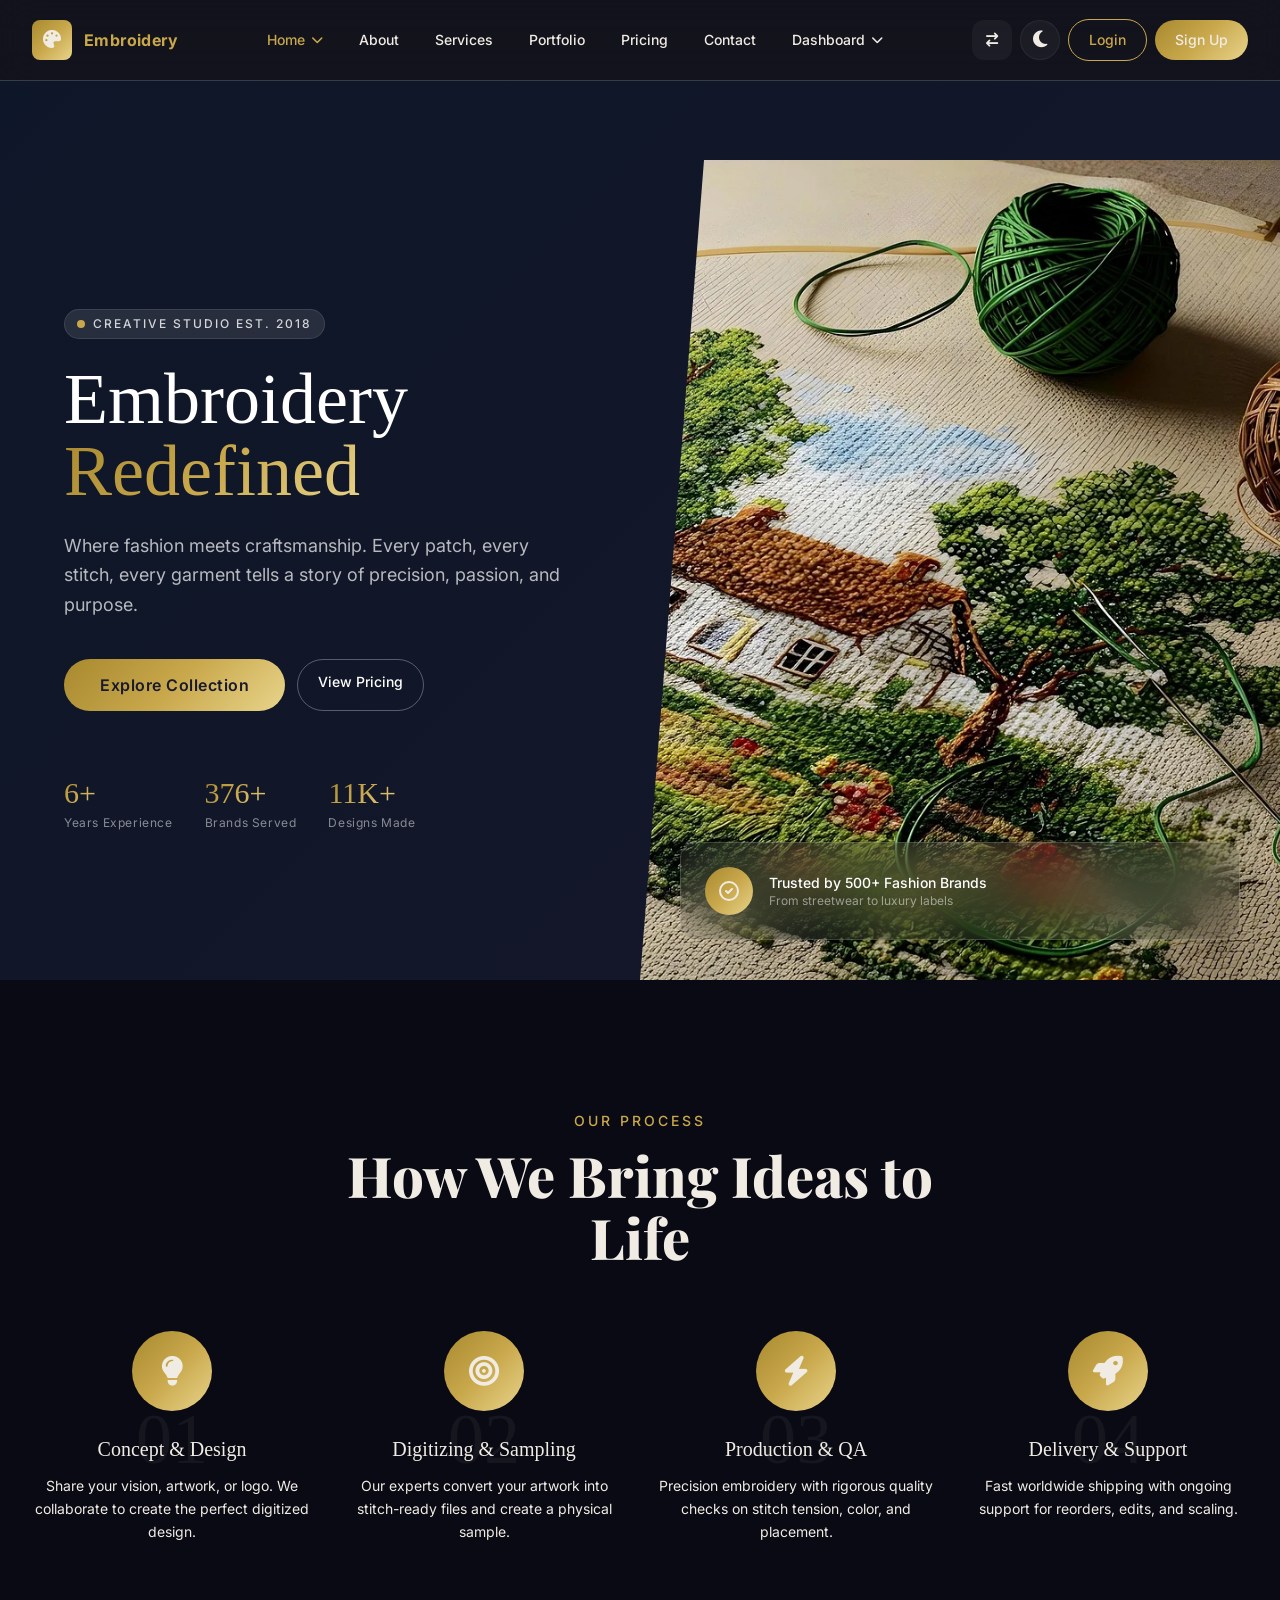
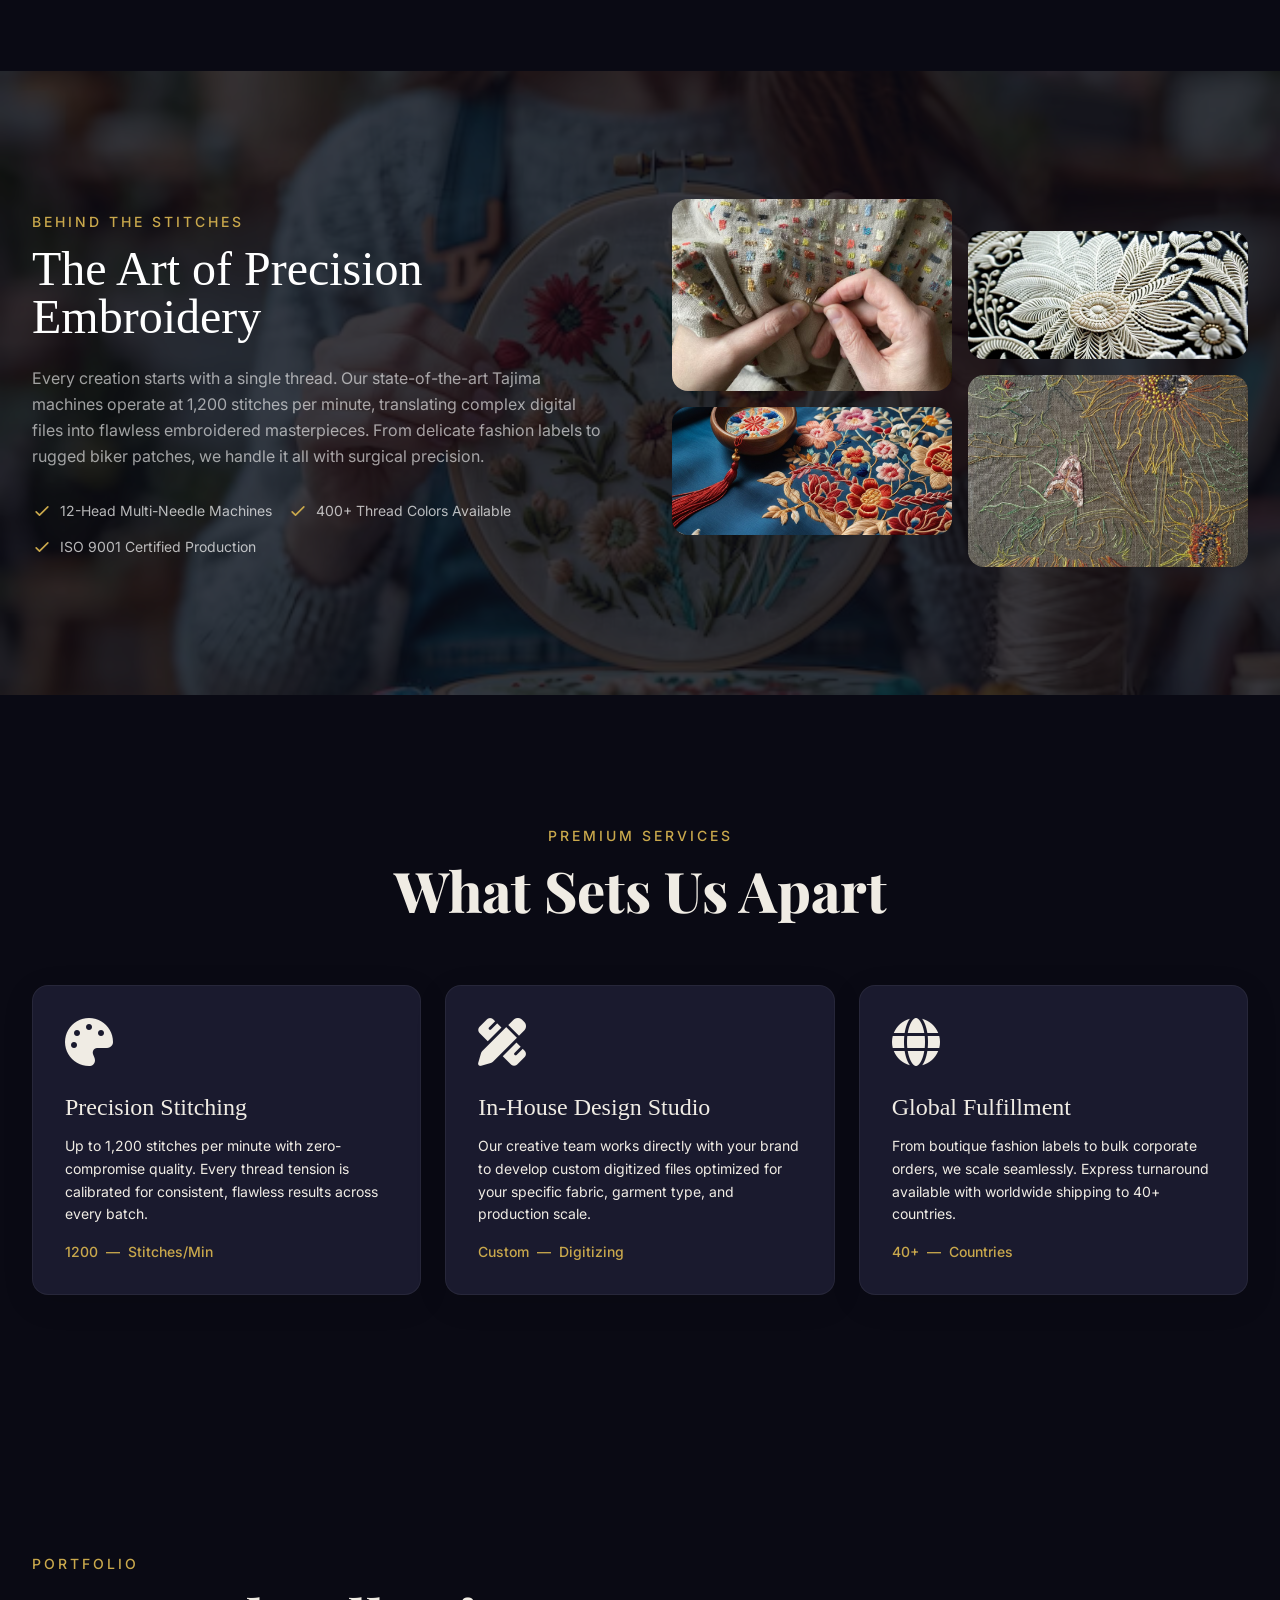
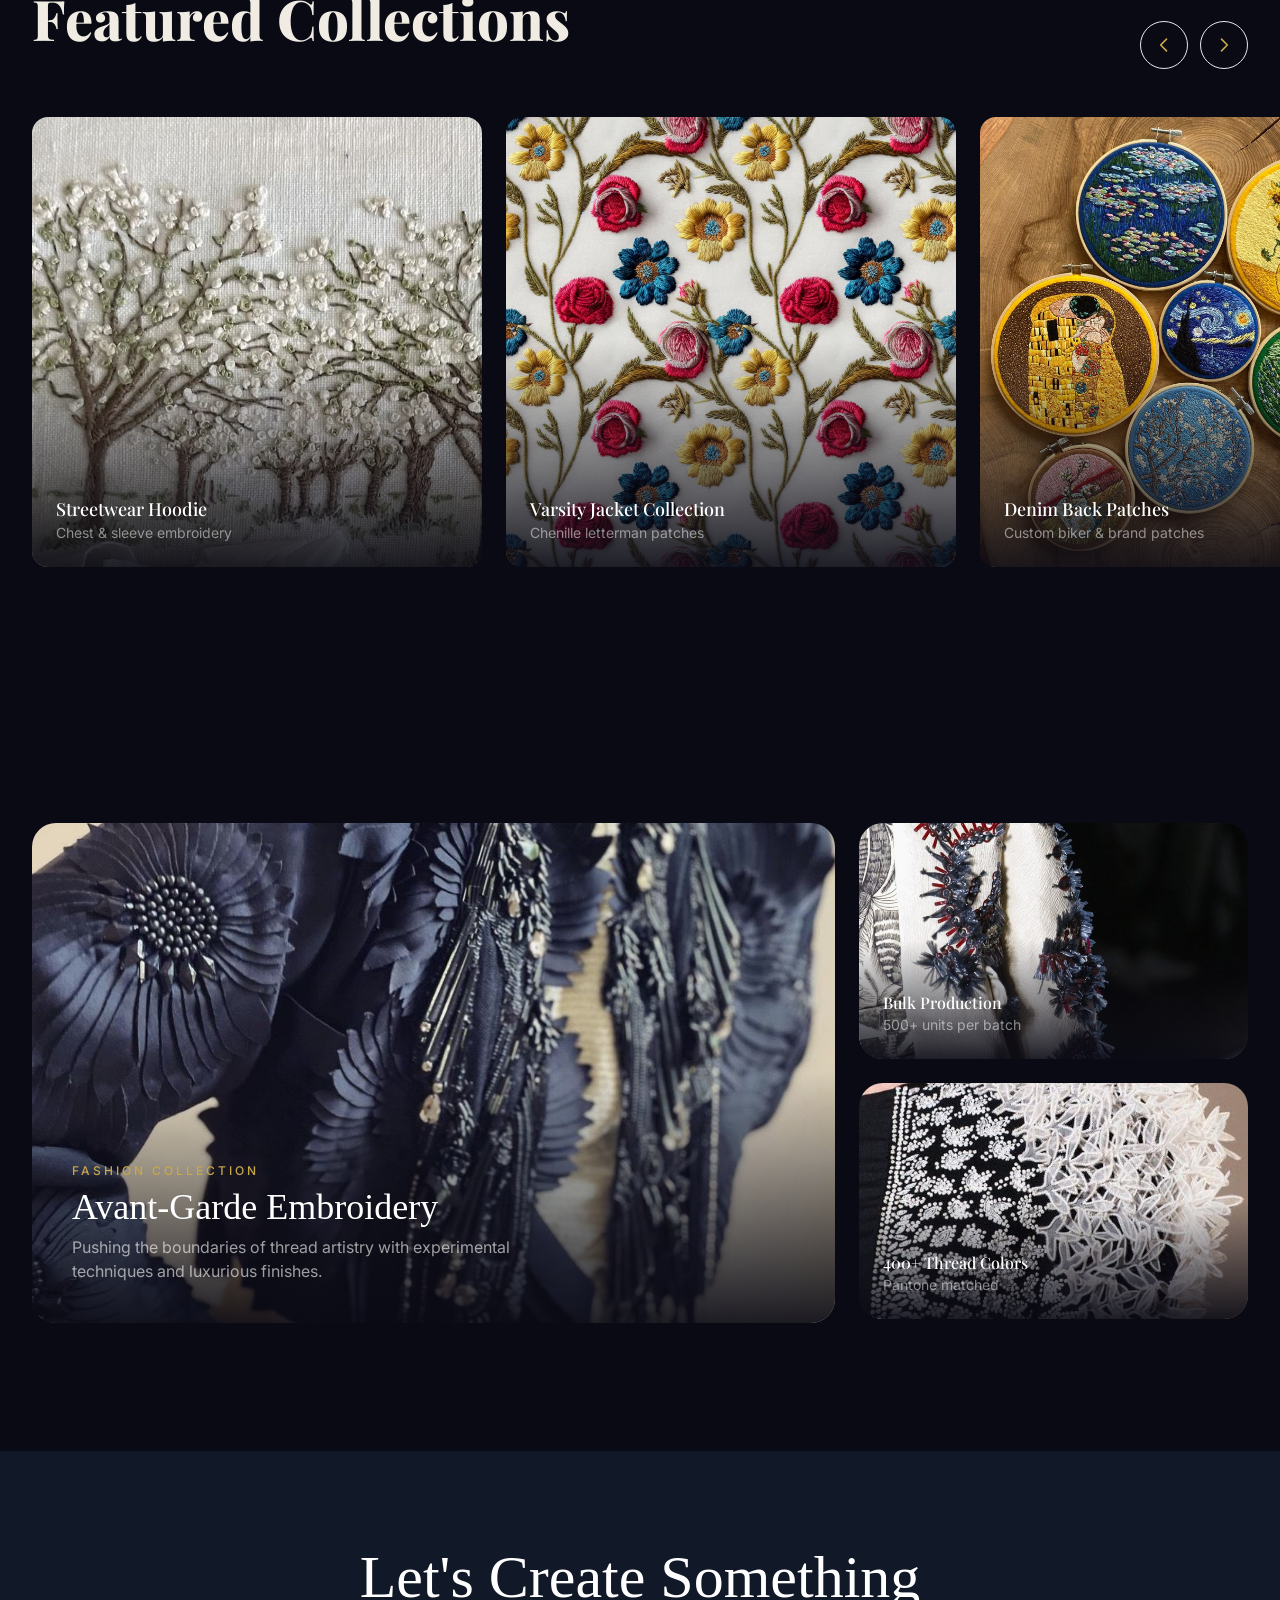
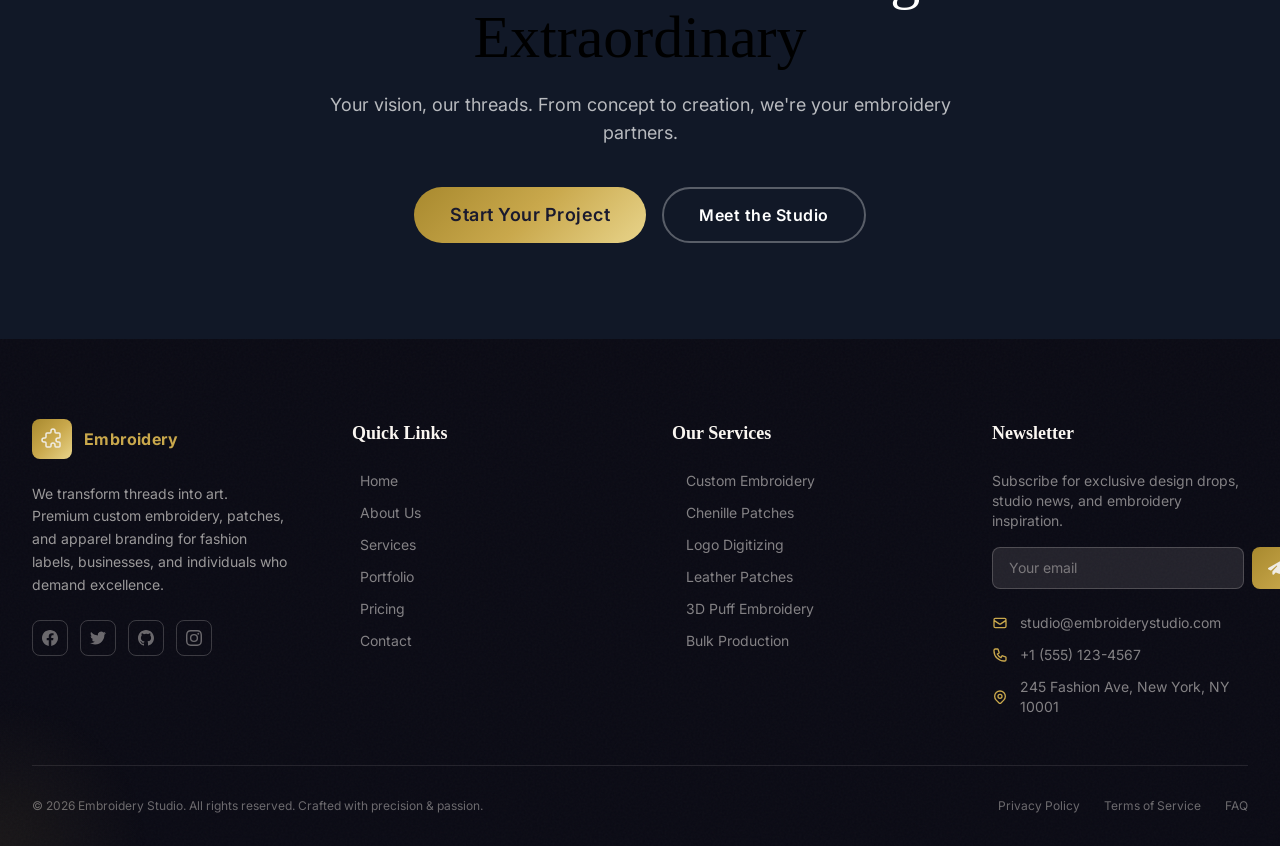
<file: home2.html>
<!DOCTYPE html>
<html lang="en" data-theme="dark">

<head>
    <meta charset="UTF-8">
    <meta name="viewport" content="width=device-width, initial-scale=1.0">
    <title>Home 2 | Embroidery & Patch Design</title>
    <link rel="icon" type="img/jpg" href="img/assets/logo.jpg">
    <meta name="description"
        content="Premium custom embroidery and patch design. Split-screen hero, design process, and portfolio carousel.">
    <script src="tailwind.js"></script>
    <link rel="stylesheet" href="https://cdnjs.cloudflare.com/ajax/libs/font-awesome/6.5.1/css/all.min.css">
    <link rel="stylesheet" href="css/style.css">
    <link rel="icon" type="image/svg+xml"
        href="data:image/svg+xml,<svg xmlns='http://www.w3.org/2000/svg' viewBox='0 0 100 100'><rect width='100' height='100' rx='20' fill='%23c9a84c'/><text x='50' y='68' text-anchor='middle' font-size='60' font-weight='bold' fill='%231a1a2e' font-family='serif'>E</text></svg>">
</head>

<body>
    <div id="navbar"></div>
    <main> <!-- SPLIT HERO -->
        <section class="relative min-h-screen flex pt-20 overflow-hidden">
            <div class="absolute inset-0 z-0">
                <div class="absolute inset-0 animated-gradient opacity-80"></div>
            </div>
            <div class="relative z-10 w-full lg:w-1/2 flex items-center px-6 lg:px-16 py-20">
                <div class="max-w-xl">
                    <div data-anim="fade-up" data-anim-delay="200"> <span
                            class="inline-flex items-center gap-2 px-3 py-1.5 rounded-full bg-white/10 text-white/80 text-xs tracking-[2px] uppercase font-medium mb-6 border border-white/10">
                            <span class="w-2 h-2 rounded-full bg-gold animate-pulse"></span> Creative Studio Est. 2018
                        </span> </div>
                    <h1 class="font-serif text-5xl sm:text-6xl lg:text-7xl font-medium text-white leading-[1.05] mb-6"
                        data-anim="fade-up" data-anim-delay="400"> Embroidery<br> <span
                            class="gradient-text">Redefined</span> </h1>
                    <p class="text-white/70 text-lg leading-relaxed mb-10" data-anim="fade-up" data-anim-delay="600">
                        Where fashion meets craftsmanship. Every patch, every stitch, every garment tells a story of
                        precision, passion, and purpose. </p>
                    <div class="flex flex-wrap gap-3" data-anim="fade-up" data-anim-delay="800"> <a
                            href="portfolio.html" class="btn-primary">Explore Collection</a> <a href="pricing.html"
                            class="px-5 py-3 rounded-full border border-white/30 text-white hover:bg-white hover:text-charcoal transition-all duration-300 text-sm font-medium">View
                            Pricing</a> </div>
                    <div class="flex gap-8 mt-16" data-anim="fade-up" data-anim-delay="1000">
                        <div>
                            <div class="counter-value font-serif text-3xl font-medium gradient-text" data-target="8"
                                data-suffix="+">0</div>
                            <div class="text-white/50 text-xs mt-1 tracking-wider">Years Experience</div>
                        </div>
                        <div>
                            <div class="counter-value font-serif text-3xl font-medium gradient-text" data-target="500"
                                data-suffix="+">0</div>
                            <div class="text-white/50 text-xs mt-1 tracking-wider">Brands Served</div>
                        </div>
                        <div>
                            <div class="counter-value font-serif text-3xl font-medium gradient-text" data-target="15"
                                data-suffix="K+">0</div>
                            <div class="text-white/50 text-xs mt-1 tracking-wider">Designs Made</div>
                        </div>
                    </div>
                </div>
            </div>
            <div class="hidden lg:block w-1/2 relative">
                <div class="absolute inset-0" style="clip-path: polygon(10% 0, 100% 0, 100% 100%, 0% 100%);"> <img
                        src="img/assets/home2-1.jpg"
                        alt="Embroidery detail" loading="lazy" class="w-full h-full object-cover"> </div>
                <div class="absolute bottom-10 left-10 right-10 glass rounded-2xl p-6 backdrop-blur-xl">
                    <div class="flex items-center gap-4">
                        <div class="w-12 h-12 rounded-full gradient-gold flex items-center justify-center"> <svg
                                class="w-6 h-6 text-charcoal" fill="none" stroke="currentColor" viewBox="0 0 24 24">
                                <path stroke-linecap="round" stroke-linejoin="round" stroke-width="2"
                                    d="M9 12l2 2 4-4m6 2a9 9 0 11-18 0 9 9 0 0118 0z" />
                            </svg> </div>
                        <div>
                            <p class="text-white font-medium text-sm">Trusted by 500+ Fashion Brands</p>
                            <p class="text-white/50 text-xs">From streetwear to luxury labels</p>
                        </div>
                    </div>
                </div>
                
                
            </div>
        </section> <!-- DESIGN PROCESS -->
        <section class="relative py-24 lg:py-32 overflow-hidden">
            <div class="max-w-[1400px] mx-auto px-4 sm:px-6 lg:px-8">
                <div class="text-center max-w-2xl mx-auto mb-16"> <span
                        class="text-gold text-sm font-medium tracking-[3px] uppercase" data-anim="fade-up">Our
                        Process</span>
                    <h2 class="section-title mt-3" data-anim="fade-up" data-anim-delay="100">How We Bring Ideas to Life
                    </h2>
                </div>
                <div class="grid grid-cols-1 md:grid-cols-2 lg:grid-cols-4 gap-8">
                    <div class="text-center group" data-anim="fade-up">
                        <div
                            class="w-20 h-20 rounded-full gradient-gold flex items-center justify-center mx-auto mb-6 text-3xl group-hover:scale-110 transition-transform duration-300">
                            <i class="fas fa-lightbulb"></i></div>
                        <div class="relative"> <span
                                class="absolute -top-8 left-1/2 -translate-x-1/2 text-7xl font-medium text-white/5 font-serif">01</span>
                            <h3 class="font-serif text-xl font-medium mb-3">Concept & Design</h3>
                            <p class="text-text-secondary text-sm leading-relaxed">Share your vision, artwork, or logo.
                                We collaborate to create the perfect digitized design.</p>
                        </div>
                    </div>
                    <div class="text-center group" data-anim="fade-up" data-anim-delay="100">
                        <div
                            class="w-20 h-20 rounded-full gradient-gold flex items-center justify-center mx-auto mb-6 text-3xl group-hover:scale-110 transition-transform duration-300">
                            <i class="fas fa-bullseye"></i></div>
                        <div class="relative"> <span
                                class="absolute -top-8 left-1/2 -translate-x-1/2 text-7xl font-medium text-white/5 font-serif">02</span>
                            <h3 class="font-serif text-xl font-medium mb-3">Digitizing & Sampling</h3>
                            <p class="text-text-secondary text-sm leading-relaxed">Our experts convert your artwork into
                                stitch-ready files and create a physical sample.</p>
                        </div>
                    </div>
                    <div class="text-center group" data-anim="fade-up" data-anim-delay="200">
                        <div
                            class="w-20 h-20 rounded-full gradient-gold flex items-center justify-center mx-auto mb-6 text-3xl group-hover:scale-110 transition-transform duration-300">
                            <i class="fas fa-bolt"></i></div>
                        <div class="relative"> <span
                                class="absolute -top-8 left-1/2 -translate-x-1/2 text-7xl font-medium text-white/5 font-serif">03</span>
                            <h3 class="font-serif text-xl font-medium mb-3">Production & QA</h3>
                            <p class="text-text-secondary text-sm leading-relaxed">Precision embroidery with rigorous
                                quality checks on stitch tension, color, and placement.</p>
                        </div>
                    </div>
                    <div class="text-center group" data-anim="fade-up" data-anim-delay="300">
                        <div
                            class="w-20 h-20 rounded-full gradient-gold flex items-center justify-center mx-auto mb-6 text-3xl group-hover:scale-110 transition-transform duration-300">
                            <i class="fas fa-rocket"></i></div>
                        <div class="relative"> <span
                                class="absolute -top-8 left-1/2 -translate-x-1/2 text-7xl font-medium text-white/5 font-serif">04</span>
                            <h3 class="font-serif text-xl font-medium mb-3">Delivery & Support</h3>
                            <p class="text-text-secondary text-sm leading-relaxed">Fast worldwide shipping with ongoing
                                support for reorders, edits, and scaling.</p>
                        </div>
                    </div>
                </div>
            </div>
        </section> <!-- VIDEO STYLE SECTION -->
        <section class="relative py-32 overflow-hidden">
            <div class="absolute inset-0"> <img
                    src="img/assets/home2-2.jpg"
                    alt="Threads and fabrics" loading="lazy" class="w-full h-full object-cover">
                <div class="absolute inset-0 bg-[#0a0a14]/80"></div>
                <div class="absolute inset-0 bg-gradient-to-r from-transparent via-gold/5 to-transparent"></div>
            </div>
            <div class="relative z-10 max-w-[1400px] mx-auto px-4 sm:px-6 lg:px-8">
                <div class="grid grid-cols-1 lg:grid-cols-2 gap-16 items-center">
                    <div data-anim="fade-right"> <span
                            class="text-gold text-sm font-medium tracking-[3px] uppercase">Behind the Stitches</span>
                        <h2 class="font-serif text-4xl sm:text-5xl font-medium text-white mt-3 mb-6">The Art of Precision
                            Embroidery</h2>
                        <p class="text-white/60 leading-relaxed mb-8"> Every creation starts with a single thread. Our
                            state-of-the-art Tajima machines operate at 1,200 stitches per minute, translating complex
                            digital files into flawless embroidered masterpieces. From delicate fashion labels to rugged
                            biker patches, we handle it all with surgical precision. </p>
                        <div class="flex flex-wrap gap-4">
                            <div class="flex items-center gap-2 text-white/70 text-sm"> <svg class="w-5 h-5 text-gold"
                                    fill="none" stroke="currentColor" viewBox="0 0 24 24">
                                    <path stroke-linecap="round" stroke-linejoin="round" stroke-width="2"
                                        d="M5 13l4 4L19 7" />
                                </svg> 12-Head Multi-Needle Machines </div>
                            <div class="flex items-center gap-2 text-white/70 text-sm"> <svg class="w-5 h-5 text-gold"
                                    fill="none" stroke="currentColor" viewBox="0 0 24 24">
                                    <path stroke-linecap="round" stroke-linejoin="round" stroke-width="2"
                                        d="M5 13l4 4L19 7" />
                                </svg> 400+ Thread Colors Available </div>
                            <div class="flex items-center gap-2 text-white/70 text-sm"> <svg class="w-5 h-5 text-gold"
                                    fill="none" stroke="currentColor" viewBox="0 0 24 24">
                                    <path stroke-linecap="round" stroke-linejoin="round" stroke-width="2"
                                        d="M5 13l4 4L19 7" />
                                </svg> ISO 9001 Certified Production </div>
                        </div>
                    </div>
                    <div class="grid grid-cols-2 gap-4" data-anim="fade-left">
                        <div class="space-y-4">
                            <div class="overflow-hidden rounded-2xl"><img
                                    src="img/assets/home2-3.jpg"
                                    alt="Machine"
                                    class="w-full h-48 object-cover hover:scale-110 transition-transform duration-700">
                            </div>
                            <div class="overflow-hidden rounded-2xl"><img
                                    src="img/assets/home2-4.jpg"
                                    alt="Threads"
                                    class="w-full h-32 object-cover hover:scale-110 transition-transform duration-700">
                            </div>
                        </div>
                        <div class="space-y-4 pt-8">
                            <div class="overflow-hidden rounded-2xl"><img
                                    src="img/assets/home2-5.jpg"
                                    alt="Design"
                                    class="w-full h-32 object-cover hover:scale-110 transition-transform duration-700">
                            </div>
                            <div class="overflow-hidden rounded-2xl"><img
                                    src="img/assets/home2-6.jpg"
                                    alt="Patch"
                                    class="w-full h-48 object-cover hover:scale-110 transition-transform duration-700">
                            </div>
                        </div>
                    </div>
                </div>
            </div>
        </section> <!-- INTERACTIVE SERVICE HIGHLIGHTS -->
        <section class="relative py-24 lg:py-32 overflow-hidden">
            <div class="max-w-[1400px] mx-auto px-4 sm:px-6 lg:px-8">
                <div class="text-center max-w-2xl mx-auto mb-16"> <span
                        class="text-gold text-sm font-medium tracking-[3px] uppercase" data-anim="fade-up">Premium
                        Services</span>
                    <h2 class="section-title mt-3" data-anim="fade-up" data-anim-delay="100">What Sets Us Apart</h2>
                </div>
                <div class="grid grid-cols-1 md:grid-cols-3 gap-6">
                    <div class="tilt-card glass-card rounded-2xl p-8 relative overflow-hidden group"
                        data-anim="fade-up">
                        <div class="absolute top-0 right-0 w-32 h-32 bg-gold/5 rounded-bl-full"></div>
                        <div class="text-5xl mb-6"><i class="fas fa-palette"></i></div>
                        <h3 class="font-serif text-2xl font-medium mb-3">Precision Stitching</h3>
                        <p class="text-text-secondary text-sm leading-relaxed mb-4">Up to 1,200 stitches per minute with
                            zero-compromise quality. Every thread tension is calibrated for consistent, flawless results
                            across every batch.</p>
                        <div class="flex items-center text-gold text-sm font-medium"> <span>1200</span> <span
                                class="mx-2">—</span> <span>Stitches/Min</span> </div>
                    </div>
                    <div class="tilt-card glass-card rounded-2xl p-8 relative overflow-hidden group" data-anim="fade-up"
                        data-anim-delay="100">
                        <div class="absolute top-0 right-0 w-32 h-32 bg-gold/5 rounded-bl-full"></div>
                        <div class="text-5xl mb-6"><i class="fas fa-pencil-ruler"></i></div>
                        <h3 class="font-serif text-2xl font-medium mb-3">In-House Design Studio</h3>
                        <p class="text-text-secondary text-sm leading-relaxed mb-4">Our creative team works directly
                            with your brand to develop custom digitized files optimized for your specific fabric,
                            garment type, and production scale.</p>
                        <div class="flex items-center text-gold text-sm font-medium"> <span>Custom</span> <span
                                class="mx-2">—</span> <span>Digitizing</span> </div>
                    </div>
                    <div class="tilt-card glass-card rounded-2xl p-8 relative overflow-hidden group" data-anim="fade-up"
                        data-anim-delay="200">
                        <div class="absolute top-0 right-0 w-32 h-32 bg-gold/5 rounded-bl-full"></div>
                        <div class="text-5xl mb-6"><i class="fas fa-globe"></i></div>
                        <h3 class="font-serif text-2xl font-medium mb-3">Global Fulfillment</h3>
                        <p class="text-text-secondary text-sm leading-relaxed mb-4">From boutique fashion labels to bulk
                            corporate orders, we scale seamlessly. Express turnaround available with worldwide shipping
                            to 40+ countries.</p>
                        <div class="flex items-center text-gold text-sm font-medium"> <span>40+</span> <span
                                class="mx-2">—</span> <span>Countries</span> </div>
                    </div>
                </div>
            </div>
        </section> <!-- PORTFOLIO CAROUSEL -->
        <section
            class="relative py-24 lg:py-32 bg-gradient-to-b from-transparent via-gold/5 to-transparent overflow-hidden">
            <div class="max-w-[1400px] mx-auto px-4 sm:px-6 lg:px-8">
                <div class="flex flex-col lg:flex-row lg:items-end justify-between gap-8 mb-12">
                    <div> <span class="text-gold text-sm font-medium tracking-[3px] uppercase"
                            data-anim="fade-up">Portfolio</span>
                        <h2 class="section-title mt-3" data-anim="fade-up" data-anim-delay="100">Featured Collections
                        </h2>
                    </div>
                    <div class="flex gap-3" data-anim="fade-up" data-anim-delay="200"> <button
                            onclick="scrollCarousel(-1)"
                            class="w-12 h-12 rounded-full border border-gold/30 text-gold hover:bg-gold hover:text-charcoal transition-all duration-300"><svg
                                class="w-5 h-5 mx-auto" fill="none" stroke="currentColor" viewBox="0 0 24 24">
                                <path stroke-linecap="round" stroke-linejoin="round" stroke-width="2"
                                    d="M15 19l-7-7 7-7" />
                            </svg></button> <button onclick="scrollCarousel(1)"
                            class="w-12 h-12 rounded-full border border-gold/30 text-gold hover:bg-gold hover:text-charcoal transition-all duration-300"><svg
                                class="w-5 h-5 mx-auto" fill="none" stroke="currentColor" viewBox="0 0 24 24">
                                <path stroke-linecap="round" stroke-linejoin="round" stroke-width="2"
                                    d="M9 5l7 7-7 7" />
                            </svg></button> </div>
                </div>
            </div>
            <div class="overflow-hidden" id="carouselContainer">
                <div class="flex gap-6 transition-transform duration-700 ease-out px-4 sm:px-6 lg:px-8 max-w-[1400px] mx-auto"
                    id="carouselTrack">
                    <div
                        class="min-w-[300px] sm:min-w-[350px] lg:min-w-[400px] group relative overflow-hidden rounded-2xl flex-shrink-0">
                        <img src="img/assets/home2-7.jpg" alt="Hoodie"
                            class="w-full h-[450px] object-cover transition-transform duration-700 group-hover:scale-110">
                        <div
                            class="absolute inset-0 bg-gradient-to-t from-[#0a0a14]/90 via-transparent to-transparent flex items-end p-6">
                            <div>
                                <h3 class="text-white font-medium text-lg">Streetwear Hoodie</h3>
                                <p class="text-white/50 text-sm">Chest & sleeve embroidery</p>
                            </div>
                        </div>
                    </div>
                    <div
                        class="min-w-[300px] sm:min-w-[350px] lg:min-w-[400px] group relative overflow-hidden rounded-2xl flex-shrink-0">
                        <img src="img/assets/home2-8.jpg"
                            alt="Varsity Jacket"
                            class="w-full h-[450px] object-cover transition-transform duration-700 group-hover:scale-110">
                        <div
                            class="absolute inset-0 bg-gradient-to-t from-[#0a0a14]/90 via-transparent to-transparent flex items-end p-6">
                            <div>
                                <h3 class="text-white font-medium text-lg">Varsity Jacket Collection</h3>
                                <p class="text-white/50 text-sm">Chenille letterman patches</p>
                            </div>
                        </div>
                    </div>
                    <div
                        class="min-w-[300px] sm:min-w-[350px] lg:min-w-[400px] group relative overflow-hidden rounded-2xl flex-shrink-0">
                        <img src="img/assets/home2-9.jpg" alt="Denim"
                            class="w-full h-[450px] object-cover transition-transform duration-700 group-hover:scale-110">
                        <div
                            class="absolute inset-0 bg-gradient-to-t from-[#0a0a14]/90 via-transparent to-transparent flex items-end p-6">
                            <div>
                                <h3 class="text-white font-medium text-lg">Denim Back Patches</h3>
                                <p class="text-white/50 text-sm">Custom biker & brand patches</p>
                            </div>
                        </div>
                    </div>
                    <div
                        class="min-w-[300px] sm:min-w-[350px] lg:min-w-[400px] group relative overflow-hidden rounded-2xl flex-shrink-0">
                        <img src="img/assets/home2-10.jpg" alt="Cap"
                            class="w-full h-[450px] object-cover transition-transform duration-700 group-hover:scale-110">
                        <div
                            class="absolute inset-0 bg-gradient-to-t from-[#0a0a14]/90 via-transparent to-transparent flex items-end p-6">
                            <div>
                                <h3 class="text-white font-medium text-lg">Cap Embroidery Series</h3>
                                <p class="text-white/50 text-sm">Flat brim & curved designs</p>
                            </div>
                        </div>
                    </div>
                    <div
                        class="min-w-[300px] sm:min-w-[350px] lg:min-w-[400px] group relative overflow-hidden rounded-2xl flex-shrink-0">
                        <img src="img/assets/home2-11.jpg"
                            alt="Fashion Label"
                            class="w-full h-[450px] object-cover transition-transform duration-700 group-hover:scale-110">
                        <div
                            class="absolute inset-0 bg-gradient-to-t from-[#0a0a14]/90 via-transparent to-transparent flex items-end p-6">
                            <div>
                                <h3 class="text-white font-medium text-lg">Fashion Label Patches</h3>
                                <p class="text-white/50 text-sm">Woven & embroidered labels</p>
                            </div>
                        </div>
                    </div>
                </div>
            </div>
        </section> <!-- FASHION INSPIRED UI -->
        <section class="relative py-24 lg:py-32 overflow-hidden">
            <div class="max-w-[1400px] mx-auto px-4 sm:px-6 lg:px-8">
                <div class="grid grid-cols-1 lg:grid-cols-3 gap-6">
                    <div class="lg:col-span-2 relative overflow-hidden rounded-3xl group" data-anim="fade-up"> <img
                            src="img/assets/home2-12.jpg"
                            alt="Embroidery"
                            class="w-full h-[500px] object-cover transition-transform duration-700 group-hover:scale-105">
                        <div
                            class="absolute inset-0 bg-gradient-to-t from-[#0a0a14]/90 via-transparent to-transparent flex flex-col justify-end p-10">
                            <span class="text-gold text-xs tracking-[3px] uppercase font-medium mb-2">Fashion
                                Collection</span>
                            <h3 class="font-serif text-3xl sm:text-4xl font-medium text-white">Avant-Garde Embroidery</h3>
                            <p class="text-white/60 mt-2 max-w-md">Pushing the boundaries of thread artistry with
                                experimental techniques and luxurious finishes.</p>
                        </div>
                    </div>
                    <div class="space-y-6">
                        <div class="relative overflow-hidden rounded-3xl group h-[236px]" data-anim="fade-up"
                            data-anim-delay="100"> <img
                                src="img/assets/home2-13.jpg"
                                alt="Clothing design"
                                class="w-full h-full object-cover transition-transform duration-700 group-hover:scale-105">
                            <div
                                class="absolute inset-0 bg-gradient-to-t from-[#0a0a14]/90 via-transparent to-transparent flex flex-col justify-end p-6">
                                <h3 class="text-white font-medium">Bulk Production</h3>
                                <p class="text-white/50 text-sm">500+ units per batch</p>
                            </div>
                        </div>
                        <div class="relative overflow-hidden rounded-3xl group h-[236px]" data-anim="fade-up"
                            data-anim-delay="200"> <img
                                src="img/assets/home2-14.jpg"
                                alt="Threads"
                                class="w-full h-full object-cover transition-transform duration-700 group-hover:scale-105">
                            <div
                                class="absolute inset-0 bg-gradient-to-t from-[#0a0a14]/90 via-transparent to-transparent flex flex-col justify-end p-6">
                                <h3 class="text-white font-medium">400+ Thread Colors</h3>
                                <p class="text-white/50 text-sm">Pantone matched</p>
                            </div>
                        </div>
                    </div>
                </div>
            </div>
        </section> <!-- CTA BANNER -->
        <section class="relative py-24 overflow-hidden">
            <div class="absolute inset-0" style="background: var(--bg-cta);"></div>
            <div class="relative z-10 max-w-[1400px] mx-auto px-4 sm:px-6 lg:px-8 text-center">
                <div data-anim="scale-up">
                    <h2 class="font-serif text-4xl sm:text-5xl lg:text-6xl font-medium text-white mb-6"> Let's Create
                        Something<br> <span class="text-black">Extraordinary</span> </h2>
                    <p class="text-white/70 text-lg max-w-2xl mx-auto mb-10">Your vision, our threads. From concept to
                        creation, we're your embroidery partners.</p>
                    <div class="flex flex-wrap justify-center gap-4"> <a href="contact.html"
                            class="btn-primary text-lg">Start Your Project</a> <a href="about.html"
                            class="btn-outline border-white/30 text-white hover:bg-white hover:text-charcoal">Meet the
                            Studio</a> </div>
                </div>
            </div>
        </section>
    </main>
    <div id="footer"></div>
    <div class="glow-follower" id="glowFollower"></div>
    <script src="js/navbar.js"></script>
    <script src="js/footer.js"></script>
    <script src="js/animations.js"></script>
    <script>    let carouselPos = 0; function scrollCarousel(dir) { const track = document.getElementById('carouselTrack'); if (!track) return; const scrollAmount = 400 + 24; const maxScroll = -(track.scrollWidth - track.parentElement.offsetWidth); carouselPos = Math.max(maxScroll, Math.min(carouselPos + (dir * scrollAmount), 0)); track.style.transform = `translateX(${carouselPos}px)`; } document.addEventListener('mousemove', function (e) { const follower = document.getElementById('glowFollower'); if (follower) { follower.style.left = e.clientX + 'px'; follower.style.top = e.clientY + 'px'; } });  </script>
</body>

</html>
</file>
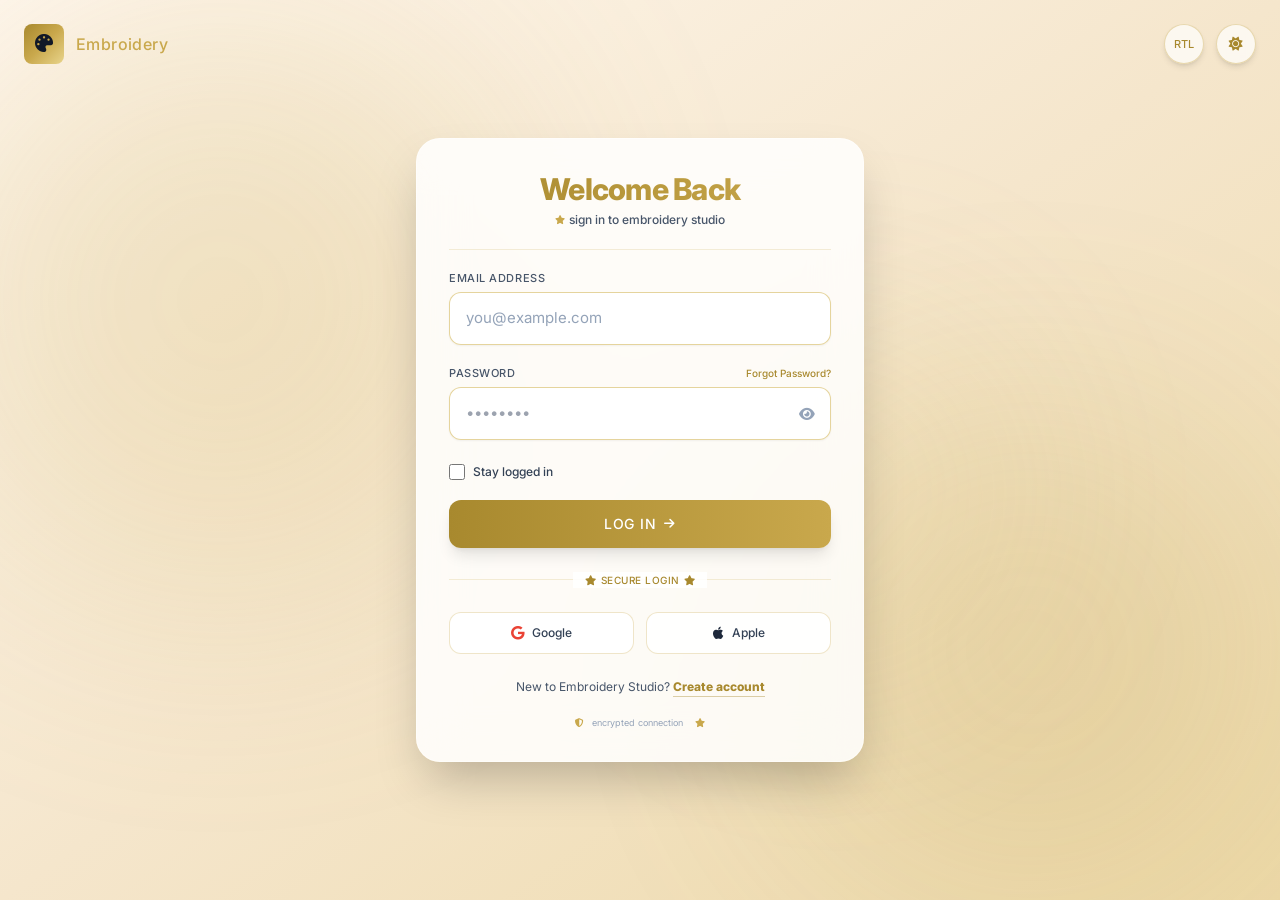
<file: login.html>
<!DOCTYPE html>
<html lang="en" dir="ltr" class="scroll-smooth">

<head>
    <meta charset="UTF-8">
    <meta name="viewport" content="width=device-width, initial-scale=1.0, viewport-fit=cover">
    <title>Embroidery Studio • Login</title>
    <link rel="icon" type="img/jpg" href="img/assets/logo.jpg">
    <link rel="icon" type="image/svg+xml" href="data:image/svg+xml,<svg xmlns='http://www.w3.org/2000/svg' viewBox='0 0 100 100'><rect width='100' height='100' rx='20' fill='%23c9a84c'/><text x='50' y='68' font-family='serif' font-size='60' font-weight='bold' fill='white' text-anchor='middle'>E</text></svg>">
    <script src="tailwind.js"></script>
    <!-- Fonts -->
    <link rel="preconnect" href="https://fonts.googleapis.com">
    <link rel="preconnect" href="https://fonts.gstatic.com" crossorigin>
    <link href="https://fonts.googleapis.com/css2?family=Inter:opsz,wght@14..32,300;14..32,400;14..32,600;14..32,700;14..32,800&family=Plus+Jakarta+Sans:wght@300;400;500;600;700;800&display=swap" rel="stylesheet">

    <!-- Font Awesome 6 (free) -->
    <link rel="stylesheet" href="https://cdnjs.cloudflare.com/ajax/libs/font-awesome/6.4.0/css/all.min.css">

    <!-- Tailwind CSS via CDN + custom config -->
    <script src="tailwind.js"></script>
    
    <!-- custom override & smooth extras -->
    <style>
        * {
            margin: 0;
            padding: 0;
            box-sizing: border-box;
        }

        body {
            font-family: 'Inter', 'Plus Jakarta Sans', system-ui, -apple-system, sans-serif;
        }

        /* custom gold shimmer animation */
        @keyframes goldPulse {
            0% {
                box-shadow: 0 0 0 0 rgba(201, 168, 76, 0.3), 0 0 0 0 rgba(168, 137, 46, 0.2);
            }
            70% {
                box-shadow: 0 0 0 12px rgba(201, 168, 76, 0), 0 0 0 6px rgba(168, 137, 46, 0);
            }
            100% {
                box-shadow: 0 0 0 0 rgba(201, 168, 76, 0), 0 0 0 0 rgba(168, 137, 46, 0);
            }
        }

        .gold-glow-btn {
            transition: all 0.3s cubic-bezier(0.2, 0.9, 0.4, 1.1);
        }
        .gold-glow-btn:hover {
            transform: translateY(-2px);
            animation: goldPulse 1.2s infinite;
        }
        
        /* custom focus rings - warm gold */
        input:focus {
            ring: none;
        }
        .focus-ring-gold:focus {
            outline: none;
            border-color: #d4b85c;
            box-shadow: 0 0 0 3px rgba(201, 168, 76, 0.3), 0 0 0 1px rgba(168, 137, 46, 0.2);
        }
        
        /* smooth bg animated gradient (subtle) */
        .gold-bg-wave {
            background: radial-gradient(circle at 20% 30%, rgba(201, 168, 76, 0.08) 0%, rgba(168, 137, 46, 0.02) 90%);
        }
        
        /* custom scroll */
        ::-webkit-scrollbar {
            width: 5px;
        }
        ::-webkit-scrollbar-track {
            background: #faf6f1;
        }
        ::-webkit-scrollbar-thumb {
            background: #c9a84c;
            border-radius: 12px;
        }
        
        /* RTL safe margins */
        [dir="rtl"] .rtl-flip {
            transform: scaleX(-1);
        }
        [dir="rtl"] .rtl-flip-icon {
            display: inline-block;
            transform: rotate(180deg);
        }


        :root {
            --nb-gold: #c9a84c;
            --nb-charcoal: #1a1a2e;
            --nb-font: 'Plus Jakarta Sans', system-ui, sans-serif;
            --nb-ease: cubic-bezier(0.4, 0, 0.2, 1);
            --nb-spring: cubic-bezier(0.34, 1.56, 0.64, 1);
            --nb-t-fast: 0.18s;
            --nb-t: 0.28s;
        }
        
 /* ── Logo ── */
  .nb-logo {
    display: flex;
    align-items: center;
    gap: 11px;
    text-decoration: none;
    flex-shrink: 0;
    transition: opacity var(--nb-t-fast);
  }
  .nb-logo:hover { opacity: 0.88; }

  .nb-logo-icon {
    width: 44px;
    height: 44px;
    border-radius: 14px;
    background: linear-gradient(135deg, #a8892e 0%, #c9a84c 100%);
    display: flex;
    align-items: center;
    justify-content: center;
    box-shadow: 0 4px 18px rgba(168, 137, 46, 0.38);
    flex-shrink: 0;
    position: relative;
    overflow: hidden;
    transition: transform var(--nb-t) var(--nb-spring),
                box-shadow var(--nb-t) var(--nb-ease);
  }

  .nb-logo-icon::before {
    content: '';
    position: absolute;
    top: -50%;
    left: -50%;
    width: 200%;
    height: 200%;
    background: conic-gradient(from 0deg, transparent 340deg, rgba(255,255,255,0.25) 360deg);
    animation: nb-spin 6s linear infinite;
  }

  @keyframes nb-spin { to { transform: rotate(360deg); } }

  .nb-logo:hover .nb-logo-icon {
    transform: scale(1.07) rotate(-4deg);
    box-shadow: 0 8px 28px rgba(168, 137, 46, 0.48);
  }

  .nb-logo-svg {
    position: relative;
    z-index: 1;
  }

  .nb-logo-text { display: flex; flex-direction: column; line-height: 1.15; }

  .nb-logo-name {
    font-family: var(--nb-font);
    font-size: 18px;
    font-weight: 800;
    color: var(--nb-charcoal);
    letter-spacing: -0.03em;
    white-space: nowrap;
  }

  .nb-logo-tag {
    font-family: var(--nb-font);
    font-size: 10px;
    font-weight: 600;
    color: var(--nb-gold);
    letter-spacing: 0.09em;
    text-transform: uppercase;
    white-space: nowrap;
  }



  @media (max-width: 640px) {
 
    .nb-logo-icon { width: 36px; height: 36px; border-radius: 10px; }
    .nb-logo-name { font-size: 16px; }
    .nb-logo-tag { font-size: 9px; }}
    </style>
</head>

<body class="antialiased bg-gradient-to-br from-[#FFF8F0] via-[#F5E6CC] to-[#EDD9A8] min-h-screen relative overflow-x-hidden">

    <!-- Dynamic warm background overlay + gold wave effect -->
    <div class="fixed inset-0 z-0 pointer-events-none">
        <!-- abstract gold waves -->
        <div class="absolute inset-0 bg-[url('data:image/svg+xml,%3Csvg xmlns=\'http://www.w3.org/2000/svg\' viewBox=\'0 0 1440 320\'%3E%3Cpath fill=\'%23c9a84c\' fill-opacity=\'0.08\' d=\'M0,192L48,186.7C96,181,192,171,288,176C384,181,480,203,576,208C672,213,768,203,864,186.7C960,171,1056,149,1152,149.3C1248,149,1344,171,1392,181.3L1440,192L1440,320L1392,320C1344,320,1248,320,1152,320C1056,320,960,320,864,320C768,320,672,320,576,320C480,320,384,320,288,320C192,320,96,320,48,320L0,320Z\'%3E%3C/path%3E%3C/svg%3E')] bg-no-repeat bg-bottom bg-contain opacity-40"></div>
        <div class="absolute top-0 -left-20 w-[600px] h-[600px] bg-[#c9a84c] rounded-full blur-[130px] opacity-20"></div>
        <div class="absolute bottom-0 right-0 w-[500px] h-[500px] bg-[#a8892e] rounded-full blur-[120px] opacity-15"></div>
        <div class="absolute top-1/3 left-1/2 w-[400px] h-[400px] bg-[#e8d48b] rounded-full blur-[100px] opacity-10"></div>
    </div>

    <!-- ========== HEADER / LOGO ========== -->
    <div class="fixed top-6 left-6 z-50">
        <a href="index.html" class="flex items-center gap-3 group">
          <div class="w-10 h-10 rounded-lg flex items-center justify-center text-gray-900 font-medium text-lg transition-all duration-500 group-hover:rotate-12 group-hover:scale-110" style="background: linear-gradient(135deg, #a8892e, #c9a84c, #e8d48b);">
            <i class="fas fa-palette text-lg"></i>
          </div>
          <span class="text-base font-medium tracking-wide" style="color: #c9a84c;">Embroidery</span>
        </a>
    </div>

    <!-- top-right tools: RTL + light/dark -->
    <div class="fixed top-6 right-6 z-50 flex items-center gap-3">
        <button id="rtlToggle" class="w-10 h-10 rounded-full bg-white/70 backdrop-blur-sm border border-[#c9a84c]/40 flex items-center justify-center text-[#a8892e] hover:bg-[#a8892e] hover:text-white transition-all shadow-md hover:shadow-lg" title="Toggle RTL">
            <span class="text-[11px] font-medium tracking-wide">RTL</span>
        </button>
        <button id="themeToggle" class="w-10 h-10 rounded-full bg-white/70 backdrop-blur-sm border border-[#c9a84c]/40 flex items-center justify-center text-[#a8892e] hover:bg-[#a8892e] hover:text-white transition-all shadow-md" title="Theme mode">
            <i id="themeIcon" class="fas fa-sun text-sm"></i>
        </button>
    </div>

    <!-- MAIN LOGIN CARD -->
    <div class="relative z-10 min-h-screen w-full flex items-center justify-center px-4 py-24 md:py-12">
        <div class="w-full max-w-md transform transition-all duration-500">
            <!-- Glassmorphic floating card with warm gold accents -->
            <div class="backdrop-blur-xl bg-white/85 dark:bg-slate-900/80 rounded-3xl shadow-2xl border border-white/40 dark:border-slate-700/50 overflow-hidden p-6 sm:p-8 transition-all duration-300 hover:shadow-[0_20px_40px_-12px_rgba(201,168,76,0.25)]">
                
                <!-- Brand header with gold icon -->
                <div class="text-center mb-5 border-b border-[#c9a84c]/20 pb-5">
                    
                    <h1 class="text-3xl font-extrabold tracking-tight bg-gradient-to-r from-[#a8892e] to-[#c9a84c] bg-clip-text text-transparent">Welcome Back</h1>
                    <p class="text-[0.75rem] font-medium text-slate-600 dark:text-slate-400 mt-1 flex items-center justify-center gap-1">
                        <i class="fas fa-star text-[#c9a84c] text-[9px]"></i> sign in to embroidery studio
                    </p>
                </div>

                <!-- Login Form -->
                <form id="loginForm" class="space-y-5">
                    <!-- Email field with warm gold style -->
                    <div>
                        <label for="email" class="block text-[11px] font-medium uppercase tracking-wider text-slate-600 dark:text-slate-300 mb-1.5">
                            Email Address
                        </label>
                        <div class="relative group">
                            <input type="email" id="email" required placeholder="you@example.com" 
                                class="w-full pl-4 pr-4 py-3.5 bg-white/90 dark:bg-slate-800/80 border border-[#d4b85c]/60 rounded-xl focus:border-[#a8892e] focus:ring-2 focus:ring-[#a8892e]/30 outline-none transition-all text-slate-800 dark:text-white placeholder:text-slate-400 text-[15px] shadow-sm">
                        </div>
                    </div>

                    <!-- Password field with eye toggle -->
                    <div>
                        <div class="flex items-center justify-between mb-1.5">
                            <label for="password" class="text-[11px] font-medium uppercase tracking-wider text-slate-600 dark:text-slate-300">
                                Password
                            </label>
                            <a href="#" class="text-[10px] font-medium text-[#a8892e] hover:text-[#c9a84c] transition-colors">Forgot Password?</a>
                        </div>
                        <div class="relative">
                            <input type="password" id="password" required placeholder="••••••••" 
                                class="w-full pl-4 pr-12 py-3.5 bg-white/90 dark:bg-slate-800/80 border border-[#d4b85c]/60 rounded-xl focus:border-[#a8892e] focus:ring-2 focus:ring-[#a8892e]/30 outline-none transition-all text-slate-800 dark:text-white text-[15px] shadow-sm">
                            <button type="button" onclick="togglePassword()" class="absolute inset-y-0 right-0 pr-4 flex items-center text-slate-400 hover:text-[#a8892e] transition-colors">
                                <i id="eyeIcon" class="fas fa-eye text-sm"></i>
                            </button>
                        </div>
                    </div>

                    <!-- Remember & terms row -->
                    <div class="flex items-center justify-between pt-1">
                        <label class="flex items-center gap-2 cursor-pointer group">
                            <input type="checkbox" id="rememberCheck" class="w-4 h-4 rounded border-[#c9a84c] text-[#a8892e] focus:ring-[#a8892e] focus:ring-offset-0 accent-[#a8892e] bg-white/70 dark:bg-slate-700">
                            <span class="text-xs font-medium text-slate-700 dark:text-slate-300 group-hover:text-[#a8892e] transition-colors">Stay logged in</span>
                        </label>
                    </div>

                    <!-- Submit Button - GOLD GLOW -->
                    <button type="submit" id="loginSubmitBtn" class="gold-glow-btn w-full mt-3 py-3.5 bg-gradient-to-r from-[#a8892e] to-[#c9a84c] text-white rounded-xl font-medium text-sm uppercase tracking-wider shadow-lg hover:shadow-[#a8892e]/40 transition-all flex items-center justify-center gap-2 group">
                        <span>Log In</span>
                        <i class="fas fa-arrow-right text-xs rtl-flip-icon group-hover:translate-x-1 transition-transform"></i>
                    </button>
                </form>

                <!-- Divider with gold stars -->
                <div class="relative my-6">
                    <div class="absolute inset-0 flex items-center">
                        <div class="w-full border-t border-[#c9a84c]/20"></div>
                    </div>
                    <div class="relative flex justify-center text-xs">
                        <span class="px-3 bg-white/90 dark:bg-slate-900/80 text-[#a8892e] font-medium uppercase tracking-wider text-[10px] flex items-center gap-1">
                            <i class="fas fa-star"></i> secure login <i class="fas fa-star"></i>
                        </span>
                    </div>
                </div>

                <!-- social buttons styled with gold border -->
                <div class="grid grid-cols-2 gap-3">
                    <button class="flex items-center justify-center gap-2 py-2.5 px-3 bg-white/90 dark:bg-slate-800/70 border border-[#c9a84c]/30 rounded-xl hover:border-[#a8892e] hover:bg-white/100 transition-all text-xs font-medium text-slate-700 dark:text-white group">
                        <i class="fab fa-google text-[#ea4335] text-sm"></i> Google
                    </button>
                    <button class="flex items-center justify-center gap-2 py-2.5 px-3 bg-white/90 dark:bg-slate-800/70 border border-[#c9a84c]/30 rounded-xl hover:border-[#a8892e] hover:bg-white/100 transition-all text-xs font-medium text-slate-700 dark:text-white">
                        <i class="fab fa-apple text-slate-800 dark:text-white text-sm"></i> Apple
                    </button>
                </div>

                <!-- Sign up link -->
                <p class="mt-6 text-center text-[12px] text-slate-600 dark:text-slate-400">
                    New to Embroidery Studio? 
                    <a href="#" id="signupTrigger" class="font-extrabold text-[#a8892e] hover:text-[#c9a84c] border-b border-[#a8892e]/40 hover:border-[#c9a84c] transition-all pb-0.5">Create account</a>
                </p>
                
                <!-- extra micro info -->
                <div class="mt-5 text-center text-[9px] text-slate-400 flex items-center justify-center gap-2">
                    <i class="fas fa-shield-alt text-[#c9a84c]"></i> encrypted connection 
                    <i class="fas fa-star text-[#c9a84c] ml-1"></i>
                </div>
            </div>
        </div>
    </div>

    <!-- success modal toast -->
    <div id="toastMessage" class="fixed bottom-8 left-1/2 -translate-x-1/2 bg-slate-900/90 backdrop-blur-lg text-white px-5 py-2.5 rounded-full shadow-xl flex items-center gap-2 text-sm font-medium z-50 transition-all duration-300 opacity-0 pointer-events-none">
        <i class="fas fa-circle-check text-[#c9a84c]"></i>
        <span id="toastText">Login successful! Redirecting...</span>
    </div>

    <script>
        // -------------------------------
        // 1. PASSWORD VISIBILITY TOGGLE
        // -------------------------------
        function togglePassword() {
            const passInput = document.getElementById('password');
            const eyeIcon = document.getElementById('eyeIcon');
            if (!passInput) return;
            if (passInput.type === 'password') {
                passInput.type = 'text';
                eyeIcon.classList.remove('fa-eye');
                eyeIcon.classList.add('fa-eye-slash');
            } else {
                passInput.type = 'password';
                eyeIcon.classList.remove('fa-eye-slash');
                eyeIcon.classList.add('fa-eye');
            }
        }

        // -------------------------------
        // 2. DARK MODE (keep warm gold theme)
        // -------------------------------
        const htmlEl = document.documentElement;
        const themeBtn = document.getElementById('themeToggle');
        const themeIcon = document.getElementById('themeIcon');
        
        function applyThemePreference() {
            const storedTheme = localStorage.getItem('gold-theme');
            const prefersDark = window.matchMedia('(prefers-color-scheme: dark)').matches;
            const isDark = storedTheme === 'dark' || (storedTheme === null && prefersDark);
            
            if (isDark) {
                htmlEl.classList.add('dark');
                if(themeIcon) themeIcon.className = 'fas fa-moon text-sm';
            } else {
                htmlEl.classList.remove('dark');
                if(themeIcon) themeIcon.className = 'fas fa-sun text-sm';
            }
        }
        
        function toggleThemeMode() {
            if (htmlEl.classList.contains('dark')) {
                htmlEl.classList.remove('dark');
                localStorage.setItem('gold-theme', 'light');
                if(themeIcon) themeIcon.className = 'fas fa-sun text-sm';
            } else {
                htmlEl.classList.add('dark');
                localStorage.setItem('gold-theme', 'dark');
                if(themeIcon) themeIcon.className = 'fas fa-moon text-sm';
            }
            document.body.classList.toggle('dark-mode-bg');
        }
        
        if (themeBtn) themeBtn.addEventListener('click', toggleThemeMode);
        applyThemePreference();
        
        if (htmlEl.classList.contains('dark')) {
            document.body.style.background = 'radial-gradient(circle at 10% 20%, #1a1a2e, #0a0a14)';
        } else {
            document.body.style.background = '';
        }
        
        const observer = new MutationObserver(() => {
            if (htmlEl.classList.contains('dark')) {
                document.body.style.background = 'radial-gradient(circle at 10% 20%, #1a1a2e, #0a0a14)';
            } else {
                document.body.style.background = '';
            }
        });
        observer.observe(htmlEl, { attributes: true, attributeFilter: ['class'] });
        
        // -------------------------------
        // 3. RTL TOGGLE
        // -------------------------------
        const rtlBtn = document.getElementById('rtlToggle');
        function setRTL(value) {
            if (value) {
                htmlEl.setAttribute('dir', 'rtl');
                localStorage.setItem('gold-rtl', 'true');
            } else {
                htmlEl.setAttribute('dir', 'ltr');
                localStorage.setItem('gold-rtl', 'false');
            }
        }
        function toggleRTL() {
            const currentDir = htmlEl.getAttribute('dir');
            if (currentDir === 'rtl') {
                setRTL(false);
            } else {
                setRTL(true);
            }
        }
        function applyStoredRTL() {
            const stored = localStorage.getItem('gold-rtl');
            if (stored === 'true') {
                htmlEl.setAttribute('dir', 'rtl');
            } else if (stored === 'false') {
                htmlEl.setAttribute('dir', 'ltr');
            } else {
                htmlEl.setAttribute('dir', 'ltr');
            }
        }
        if (rtlBtn) rtlBtn.addEventListener('click', toggleRTL);
        applyStoredRTL();
        
        // -------------------------------
        // 4. FORM SUBMIT
        // -------------------------------
        const loginForm = document.getElementById('loginForm');
        const submitBtn = document.getElementById('loginSubmitBtn');
        const toastDiv = document.getElementById('toastMessage');
        const toastTextSpan = document.getElementById('toastText');
        
        function showToast(message, isError = false) {
            if (!toastDiv) return;
            toastTextSpan.innerText = message;
            toastDiv.classList.remove('opacity-0', 'pointer-events-none');
            toastDiv.classList.add('opacity-100', 'pointer-events-auto');
            if (!isError) {
                toastDiv.style.backgroundColor = '#1a1a2ecc';
                toastDiv.style.backdropFilter = 'blur(10px)';
            } else {
                toastDiv.style.backgroundColor = '#9b2c2ccc';
            }
            setTimeout(() => {
                toastDiv.classList.add('opacity-0', 'pointer-events-none');
                toastDiv.classList.remove('opacity-100', 'pointer-events-auto');
            }, 2200);
        }
        
        loginForm.addEventListener('submit', (e) => {
            e.preventDefault();
            const emailInput = document.getElementById('email');
            const pwdInput = document.getElementById('password');
            const email = emailInput.value.trim();
            const password = pwdInput.value.trim();
            
            if (!email) {
                showToast('Please enter your email address', true);
                emailInput.classList.add('border-red-400', 'ring-1', 'ring-red-300');
                setTimeout(() => emailInput.classList.remove('border-red-400', 'ring-1', 'ring-red-300'), 1500);
                return;
            }
            if (!password) {
                showToast('Password cannot be empty', true);
                pwdInput.classList.add('border-red-400', 'ring-1', 'ring-red-300');
                setTimeout(() => pwdInput.classList.remove('border-red-400', 'ring-1', 'ring-red-300'), 1500);
                return;
            }
            if (password.length < 3) {
                showToast('Password must be at least 3 characters', true);
                return;
            }
            
            const originalBtnHtml = submitBtn.innerHTML;
            submitBtn.disabled = true;
            submitBtn.innerHTML = '<i class="fas fa-spinner fa-spin mr-2"></i> logging in...';
            submitBtn.classList.add('opacity-80', 'cursor-wait');
            
            setTimeout(() => {
                showToast('Welcome back! Redirecting to dashboard...', false);
                setTimeout(() => {
                    window.location.href = 'user.html';
                }, 800);
            }, 1300);
        });
        
        const signupTrigger = document.getElementById('signupTrigger');
        if (signupTrigger) {
            signupTrigger.addEventListener('click', (e) => {
                e.preventDefault();
                showToast('Redirecting to signup page...', false);
                setTimeout(() => {
                    window.location.href = 'signup.html';
                }, 800);
            });
        }
        
        const forgotLinks = document.querySelectorAll('a[href="#"]');
        forgotLinks.forEach(link => {
            if (link.innerText.toLowerCase().includes('forgot') || link.innerText.toLowerCase().includes('reset')) {
                link.addEventListener('click', (e) => {
                    e.preventDefault();
                    showToast('Password recovery: check your email (demo flow)', false);
                });
            }
        });
        
        const socialBtns = document.querySelectorAll('.grid.grid-cols-2 button');
        socialBtns.forEach(btn => {
            btn.addEventListener('click', (e) => {
                e.preventDefault();
                showToast(`${btn.innerText.trim()} authentication — coming soon`, false);
            });
        });
        
        const rememberMe = document.getElementById('rememberCheck');
        if (rememberMe && localStorage.getItem('gold_remember_email')) {
            const savedEmail = localStorage.getItem('gold_remember_email');
            if (savedEmail) document.getElementById('email').value = savedEmail;
            rememberMe.checked = true;
        }
        loginForm.addEventListener('submit', () => {
            if (rememberMe && rememberMe.checked) {
                const emailVal = document.getElementById('email').value;
                localStorage.setItem('gold_remember_email', emailVal);
            } else if (rememberMe) {
                localStorage.removeItem('gold_remember_email');
            }
        });
        
        console.log("Embroidery Studio Login — responsive, ready");
    </script>
</body>
</html>
</file>
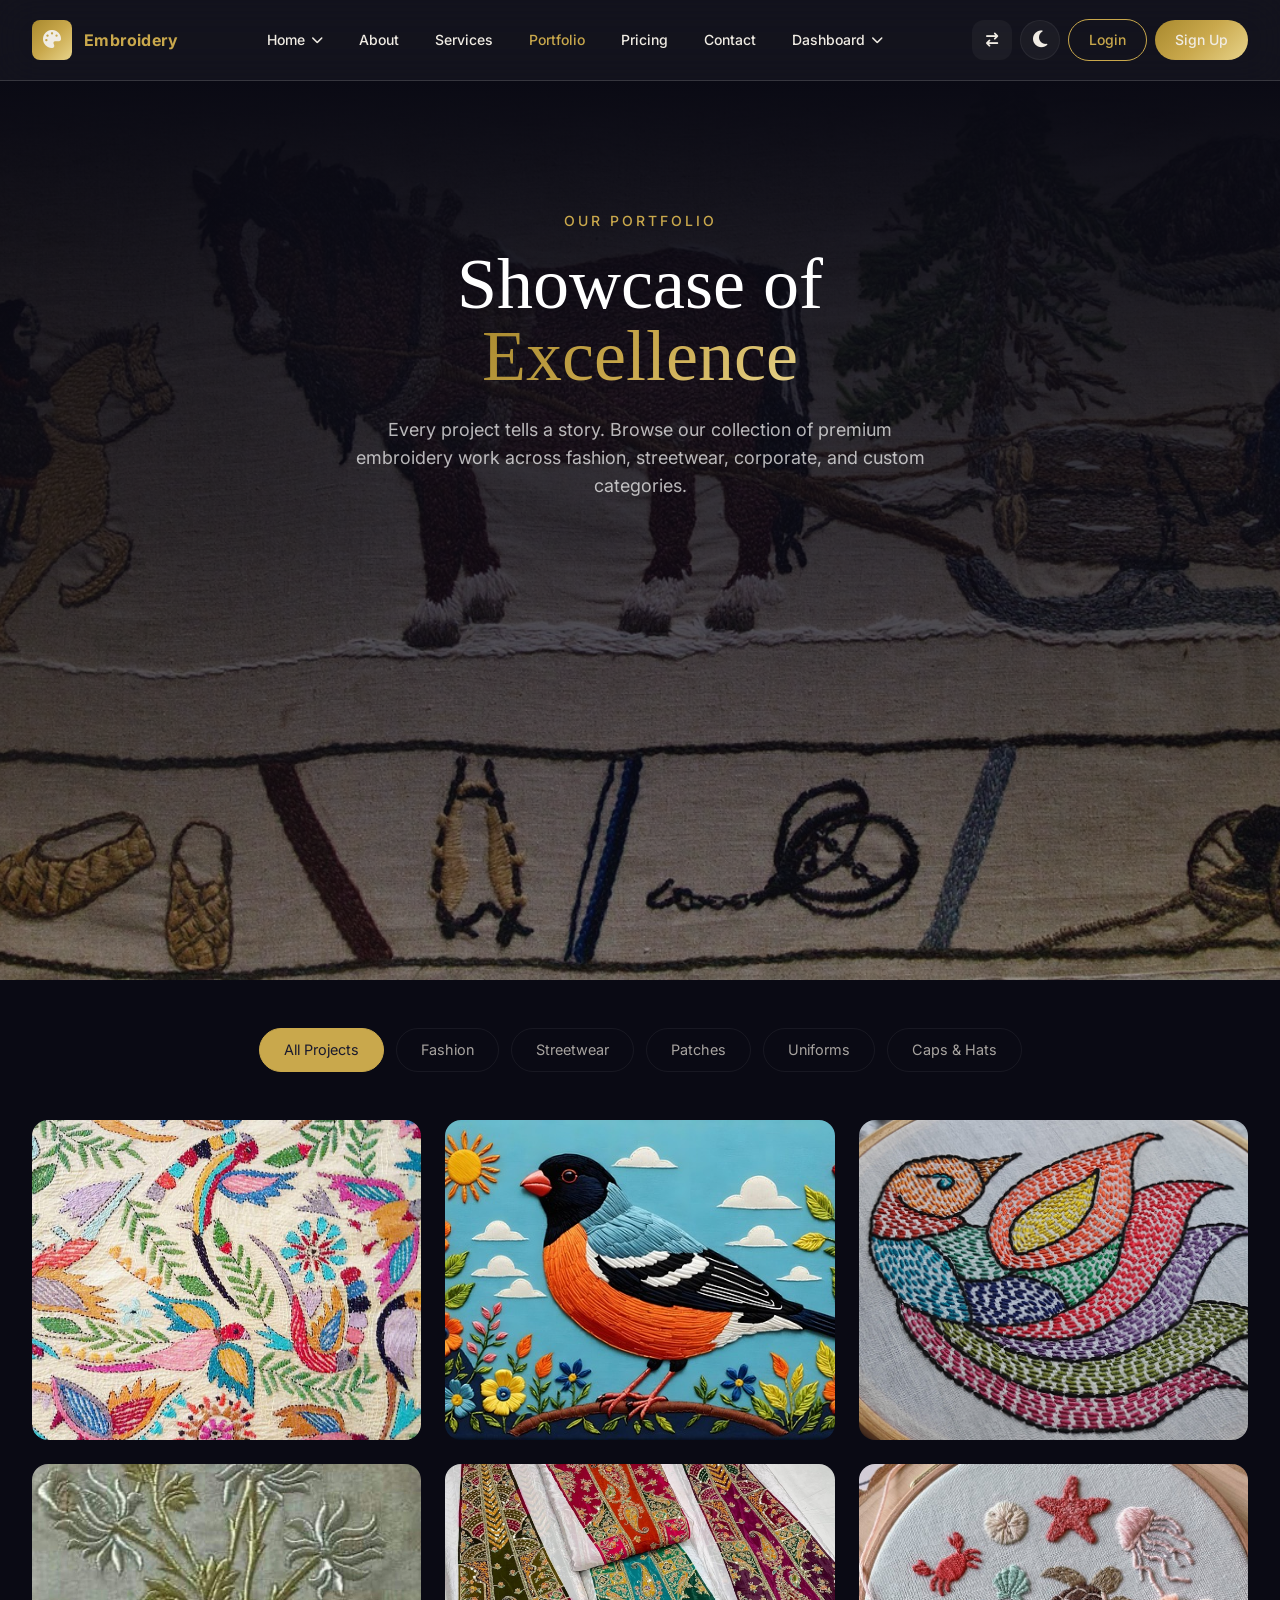
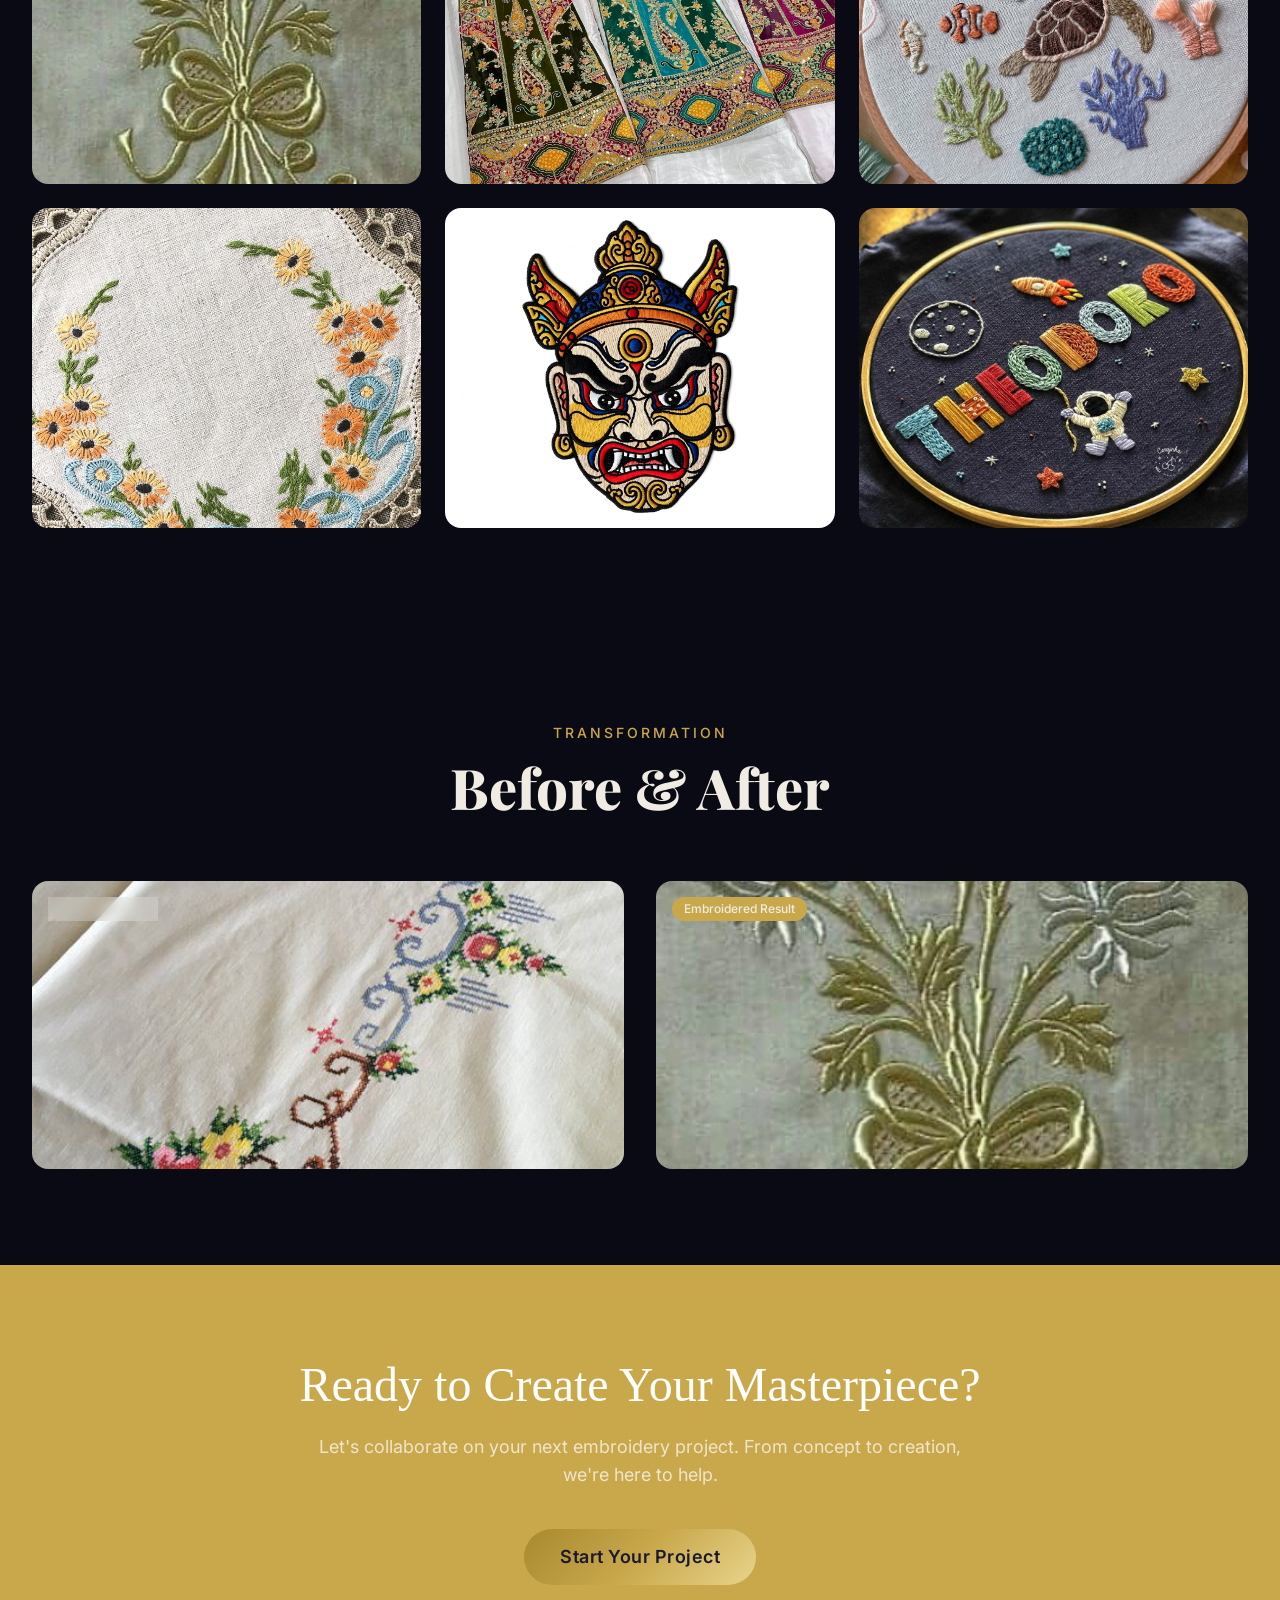
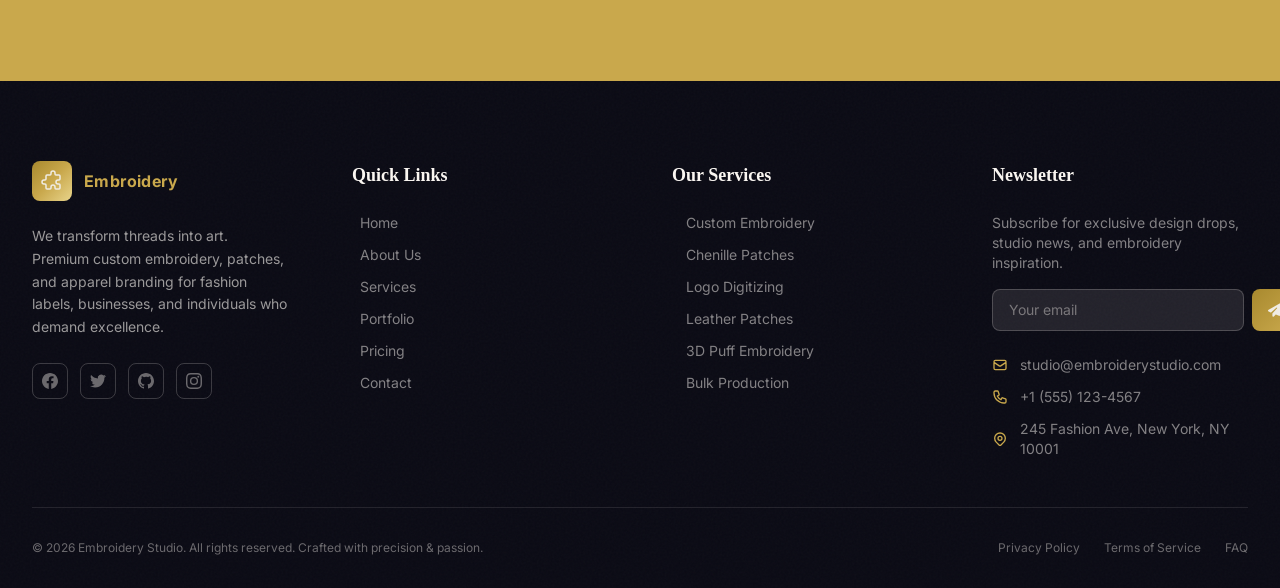
<file: portfolio.html>
<!DOCTYPE html>
<html lang="en" data-theme="dark">

<head>
    <meta charset="UTF-8">
    <meta name="viewport" content="width=device-width, initial-scale=1.0">
    <title>Portfolio — Embroidery Studio</title>
    <link rel="icon" type="img/jpg" href="img/assets/logo.jpg">
    <meta name="description"
        content="Explore our premium embroidery portfolio: fashion projects, patch collections, streetwear branding, and custom apparel designs.">
    <script src="tailwind.js"></script>
    <link rel="stylesheet" href="https://cdnjs.cloudflare.com/ajax/libs/font-awesome/6.5.1/css/all.min.css">
    <link rel="stylesheet" href="css/style.css">
    <link rel="icon" type="image/svg+xml"
        href="data:image/svg+xml,<svg xmlns='http://www.w3.org/2000/svg' viewBox='0 0 100 100'><rect width='100' height='100' rx='20' fill='%23c9a84c'/><text x='50' y='68' text-anchor='middle' font-size='60' font-weight='bold' fill='%231a1a2e' font-family='serif'>E</text></svg>">
</head>

<body>
    <div id="navbar"></div>
    <main>
        <section class="relative min-h-screen pt-32 pb-20 overflow-hidden">
            <div class="absolute inset-0"><img
                    src="img/assets/portfoilo1.jpg" alt="Portfolio"
                    fetchpriority="high"
                    loading="eager"
                    class="w-full h-full object-cover">
                <div class="absolute inset-0 bg-gradient-to-b from-[#0a0a14] via-[#0a0a14]/80 to-[#0a0a14]/40"></div>
            </div>
            <div class="relative z-10 max-w-[1400px] mx-auto px-4 sm:px-6 lg:px-8 text-center"> <span
                    class="text-gold text-sm font-medium tracking-[3px] uppercase" data-anim="fade-up">Our
                    Portfolio</span>
                <h1 class="font-serif text-5xl sm:text-6xl lg:text-7xl font-medium text-white mt-4 mb-6"
                    data-anim="fade-up" data-anim-delay="100">Showcase of<br><span
                        class="gradient-text">Excellence</span></h1>
                <p class="text-white/70 text-lg max-w-xl mx-auto" data-anim="fade-up" data-anim-delay="200">Every project tells
                    a story. Browse our collection of premium embroidery work across fashion, streetwear, corporate, and
                    custom categories.</p>
            </div>
        </section> <!-- FILTERS -->
        <section class="py-12 overflow-hidden">
            <div class="max-w-[1400px] mx-auto px-4 sm:px-6 lg:px-8">
                <div class="flex flex-wrap gap-3 justify-center" data-anim="fade-up"> <button class="filter-btn active"
                        data-filter="all">All Projects</button> <button class="filter-btn"
                        data-filter="fashion">Fashion</button> <button class="filter-btn"
                        data-filter="streetwear">Streetwear</button> <button class="filter-btn"
                        data-filter="patches">Patches</button> <button class="filter-btn"
                        data-filter="uniform">Uniforms</button> <button class="filter-btn" data-filter="caps">Caps &
                        Hats</button> </div>
            </div>
        </section> <!-- GALLERY -->
        <section class="pb-24 overflow-hidden">
            <div class="max-w-[1400px] mx-auto px-4 sm:px-6 lg:px-8">
                <div class="grid grid-cols-1 md:grid-cols-2 lg:grid-cols-3 gap-6" id="galleryGrid">
                    <div class="gallery-item group relative overflow-hidden rounded-2xl" data-category="fashion"
                        data-anim="scale-up"> <img
                            src="img/assets/portfoilo2.jpg"
                            alt="Fashion embroidery"
                            loading="lazy"
                            loading="lazy" class="w-full h-80 object-cover transition-transform duration-700 group-hover:scale-110">
                        <div
                            class="absolute inset-0 bg-[#0a0a14]/80 opacity-0 group-hover:opacity-100 transition-opacity duration-500 flex flex-col items-center justify-center p-6 text-center">
                            <span class="text-gold text-xs tracking-[3px] uppercase mb-2">Fashion Collection</span>
                            <h3 class="text-white font-medium text-xl mb-2">Avant-Garde Embroidery</h3>
                            <p class="text-white/60 text-sm">Luxury fashion label collaboration</p> <span
                                class="mt-4 px-4 py-2 rounded-full bg-gold text-charcoal text-xs font-medium">View
                                Project</span>
                        </div>
                    </div>
                    <div class="gallery-item group relative overflow-hidden rounded-2xl" data-category="streetwear"
                        data-anim="scale-up" data-anim-delay="100"> <img
                            src="img/assets/portfoilo3.jpg"
                            alt="Streetwear hoodie"
                            loading="lazy"
                            loading="lazy" class="w-full h-80 object-cover transition-transform duration-700 group-hover:scale-110">
                        <div
                            class="absolute inset-0 bg-[#0a0a14]/80 opacity-0 group-hover:opacity-100 transition-opacity duration-500 flex flex-col items-center justify-center p-6 text-center">
                            <span class="text-gold text-xs tracking-[3px] uppercase mb-2">Streetwear</span>
                            <h3 class="text-white font-medium text-xl mb-2">Hoodie Collection</h3>
                            <p class="text-white/60 text-sm">Chest & sleeve branding package</p> <span
                                class="mt-4 px-4 py-2 rounded-full bg-gold text-charcoal text-xs font-medium">View
                                Project</span>
                        </div>
                    </div>
                    <div class="gallery-item group relative overflow-hidden rounded-2xl" data-category="patches"
                        data-anim="scale-up" data-anim-delay="200"> <img
                            src="img/assets/portfoilo4.jpg"
                            alt="Varsity patch"
                            loading="lazy" class="w-full h-80 object-cover transition-transform duration-700 group-hover:scale-110">
                        <div
                            class="absolute inset-0 bg-[#0a0a14]/80 opacity-0 group-hover:opacity-100 transition-opacity duration-500 flex flex-col items-center justify-center p-6 text-center">
                            <span class="text-gold text-xs tracking-[3px] uppercase mb-2">Patches</span>
                            <h3 class="text-white font-medium text-xl mb-2">Chenille Varsity Patches</h3>
                            <p class="text-white/60 text-sm">Letterman jacket collection</p> <span
                                class="mt-4 px-4 py-2 rounded-full bg-gold text-charcoal text-xs font-medium">View
                                Project</span>
                        </div>
                    </div>
                    <div class="gallery-item group relative overflow-hidden rounded-2xl" data-category="uniform"
                        data-anim="scale-up"> <img
                            src="img/assets/portfoilo5.jpg"
                            alt="Corporate uniform"
                            loading="lazy" class="w-full h-80 object-cover transition-transform duration-700 group-hover:scale-110">
                        <div
                            class="absolute inset-0 bg-[#0a0a14]/80 opacity-0 group-hover:opacity-100 transition-opacity duration-500 flex flex-col items-center justify-center p-6 text-center">
                            <span class="text-gold text-xs tracking-[3px] uppercase mb-2">Corporate</span>
                            <h3 class="text-white font-medium text-xl mb-2">Executive Uniform Program</h3>
                            <p class="text-white/60 text-sm">500+ employee branding rollout</p> <span
                                class="mt-4 px-4 py-2 rounded-full bg-gold text-charcoal text-xs font-medium">View
                                Project</span>
                        </div>
                    </div>
                    <div class="gallery-item group relative overflow-hidden rounded-2xl" data-category="caps"
                        data-anim="scale-up" data-anim-delay="100"> <img
                            src="img/assets/portfoilo6.jpg"
                            alt="Cap embroidery"
                            loading="lazy" class="w-full h-80 object-cover transition-transform duration-700 group-hover:scale-110">
                        <div
                            class="absolute inset-0 bg-[#0a0a14]/80 opacity-0 group-hover:opacity-100 transition-opacity duration-500 flex flex-col items-center justify-center p-6 text-center">
                            <span class="text-gold text-xs tracking-[3px] uppercase mb-2">Caps</span>
                            <h3 class="text-white font-medium text-xl mb-2">Flat Brim Cap Series</h3>
                            <p class="text-white/60 text-sm">3D puff & flat embroidery</p> <span
                                class="mt-4 px-4 py-2 rounded-full bg-gold text-charcoal text-xs font-medium">View
                                Project</span>
                        </div>
                    </div>
                    <div class="gallery-item group relative overflow-hidden rounded-2xl" data-category="patches"
                        data-anim="scale-up" data-anim-delay="200"> <img
                            src="img/assets/portfoilo7.jpg"
                            alt="Biker patches"
                            loading="lazy" class="w-full h-80 object-cover transition-transform duration-700 group-hover:scale-110">
                        <div
                            class="absolute inset-0 bg-[#0a0a14]/80 opacity-0 group-hover:opacity-100 transition-opacity duration-500 flex flex-col items-center justify-center p-6 text-center">
                            <span class="text-gold text-xs tracking-[3px] uppercase mb-2">Patches</span>
                            <h3 class="text-white font-medium text-xl mb-2">Custom Biker Patches</h3>
                            <p class="text-white/60 text-sm">Club insignia & back patches</p> <span
                                class="mt-4 px-4 py-2 rounded-full bg-gold text-charcoal text-xs font-medium">View
                                Project</span>
                        </div>
                    </div>
                    <div class="gallery-item group relative overflow-hidden rounded-2xl" data-category="fashion"
                        data-anim="scale-up"> <img
                            src="img/assets/portfoilo8.jpg"
                            alt="Designer patches"
                            loading="lazy" class="w-full h-80 object-cover transition-transform duration-700 group-hover:scale-110">
                        <div
                            class="absolute inset-0 bg-[#0a0a14]/80 opacity-0 group-hover:opacity-100 transition-opacity duration-500 flex flex-col items-center justify-center p-6 text-center">
                            <span class="text-gold text-xs tracking-[3px] uppercase mb-2">Fashion</span>
                            <h3 class="text-white font-medium text-xl mb-2">Designer Label Patches</h3>
                            <p class="text-white/60 text-sm">Woven & embroidered brand tags</p> <span
                                class="mt-4 px-4 py-2 rounded-full bg-gold text-charcoal text-xs font-medium">View
                                Project</span>
                        </div>
                    </div>
                    <div class="gallery-item group relative overflow-hidden rounded-2xl" data-category="streetwear"
                        data-anim="scale-up" data-anim-delay="100"> <img
                            src="img/assets/portfoilo9.jpg"
                            alt="Streetwear branding"
                            loading="lazy" class="w-full h-80 object-cover transition-transform duration-700 group-hover:scale-110">
                        <div
                            class="absolute inset-0 bg-[#0a0a14]/80 opacity-0 group-hover:opacity-100 transition-opacity duration-500 flex flex-col items-center justify-center p-6 text-center">
                            <span class="text-gold text-xs tracking-[3px] uppercase mb-2">Streetwear</span>
                            <h3 class="text-white font-medium text-xl mb-2">Full Collection Branding</h3>
                            <p class="text-white/60 text-sm">Seasonal capsule collection</p> <span
                                class="mt-4 px-4 py-2 rounded-full bg-gold text-charcoal text-xs font-medium">View
                                Project</span>
                        </div>
                    </div>
                    <div class="gallery-item group relative overflow-hidden rounded-2xl" data-category="caps"
                        data-anim="scale-up" data-anim-delay="200"> <img
                            src="img/assets/portfoilo10.jpg"
                            alt="Hat embroidery"
                            loading="lazy" class="w-full h-80 object-cover transition-transform duration-700 group-hover:scale-110">
                        <div
                            class="absolute inset-0 bg-[#0a0a14]/80 opacity-0 group-hover:opacity-100 transition-opacity duration-500 flex flex-col items-center justify-center p-6 text-center">
                            <span class="text-gold text-xs tracking-[3px] uppercase mb-2">Caps</span>
                            <h3 class="text-white font-medium text-xl mb-2">Dad Hat Collection</h3>
                            <p class="text-white/60 text-sm">Curved brim front embroidery</p> <span
                                class="mt-4 px-4 py-2 rounded-full bg-gold text-charcoal text-xs font-medium">View
                                Project</span>
                        </div>
                    </div>
                </div>
            </div>
        </section> <!-- BEFORE/AFTER -->
        <section class="py-24 bg-gradient-to-b from-transparent via-gold/5 to-transparent overflow-hidden">
            <div class="max-w-[1400px] mx-auto px-4 sm:px-6 lg:px-8">
                <div class="text-center max-w-2xl mx-auto mb-16"> <span
                        class="text-gold text-sm font-medium tracking-[3px] uppercase"
                        data-anim="fade-up">Transformation</span>
                    <h2 class="section-title mt-3" data-anim="fade-up" data-anim-delay="100">Before & After</h2>
                </div>
                <div class="grid grid-cols-1 md:grid-cols-2 gap-8">
                    <div class="group relative overflow-hidden rounded-2xl" data-anim="fade-up">
                        <div class="relative"><img
                                src="img/assets/portfoilo11.jpg" alt="Before"
                                loading="lazy" class="w-full h-72 object-cover">
                            <div
                                class="absolute top-4 left-4 px-3 py-1 rounded-full bg-white/20 backdrop-blur text-white text-xs font-medium">
                                Original Design</div>
                        </div>
                    </div>
                    <div class="group relative overflow-hidden rounded-2xl" data-anim="fade-up" data-anim-delay="100">
                        <div class="relative"><img
                                src="img/assets/portfoilo5.jpg"
                                alt="After" loading="lazy" class="w-full h-72 object-cover">
                            <div
                                class="absolute top-4 left-4 px-3 py-1 rounded-full bg-gold text-charcoal text-xs font-medium">
                                Embroidered Result</div>
                        </div>
                    </div>
                </div>
            </div>
        </section>
        <section class="py-24 bg-gold overflow-hidden">
            <div class="max-w-[1400px] mx-auto px-4 sm:px-6 lg:px-8 text-center">
                <div data-anim="scale-up">
                    <h2 class="font-serif text-4xl sm:text-5xl font-medium text-white mb-6">Ready to Create Your
                        Masterpiece?</h2>
                    <p class="text-white/70 text-lg max-w-2xl mx-auto mb-10">Let's collaborate on your next embroidery
                        project. From concept to creation, we're here to help.</p> <a href="contact.html"
                        class="btn-primary text-lg">Start Your Project</a>
                </div>
            </div>
        </section>
    </main>
    <div id="footer"></div>
    <script src="js/navbar.js"></script>
    <script src="js/footer.js"></script>
    <script src="js/animations.js"></script>
    <script>    document.querySelectorAll('.filter-btn').forEach(btn => { btn.addEventListener('click', function () { document.querySelectorAll('.filter-btn').forEach(b => b.classList.remove('active')); this.classList.add('active'); const filter = this.getAttribute('data-filter'); document.querySelectorAll('.gallery-item').forEach(item => { if (filter === 'all' || item.getAttribute('data-category') === filter) { item.style.display = 'block'; } else { item.style.display = 'none'; } }); }); });  </script>
</body>

</html>
</file>
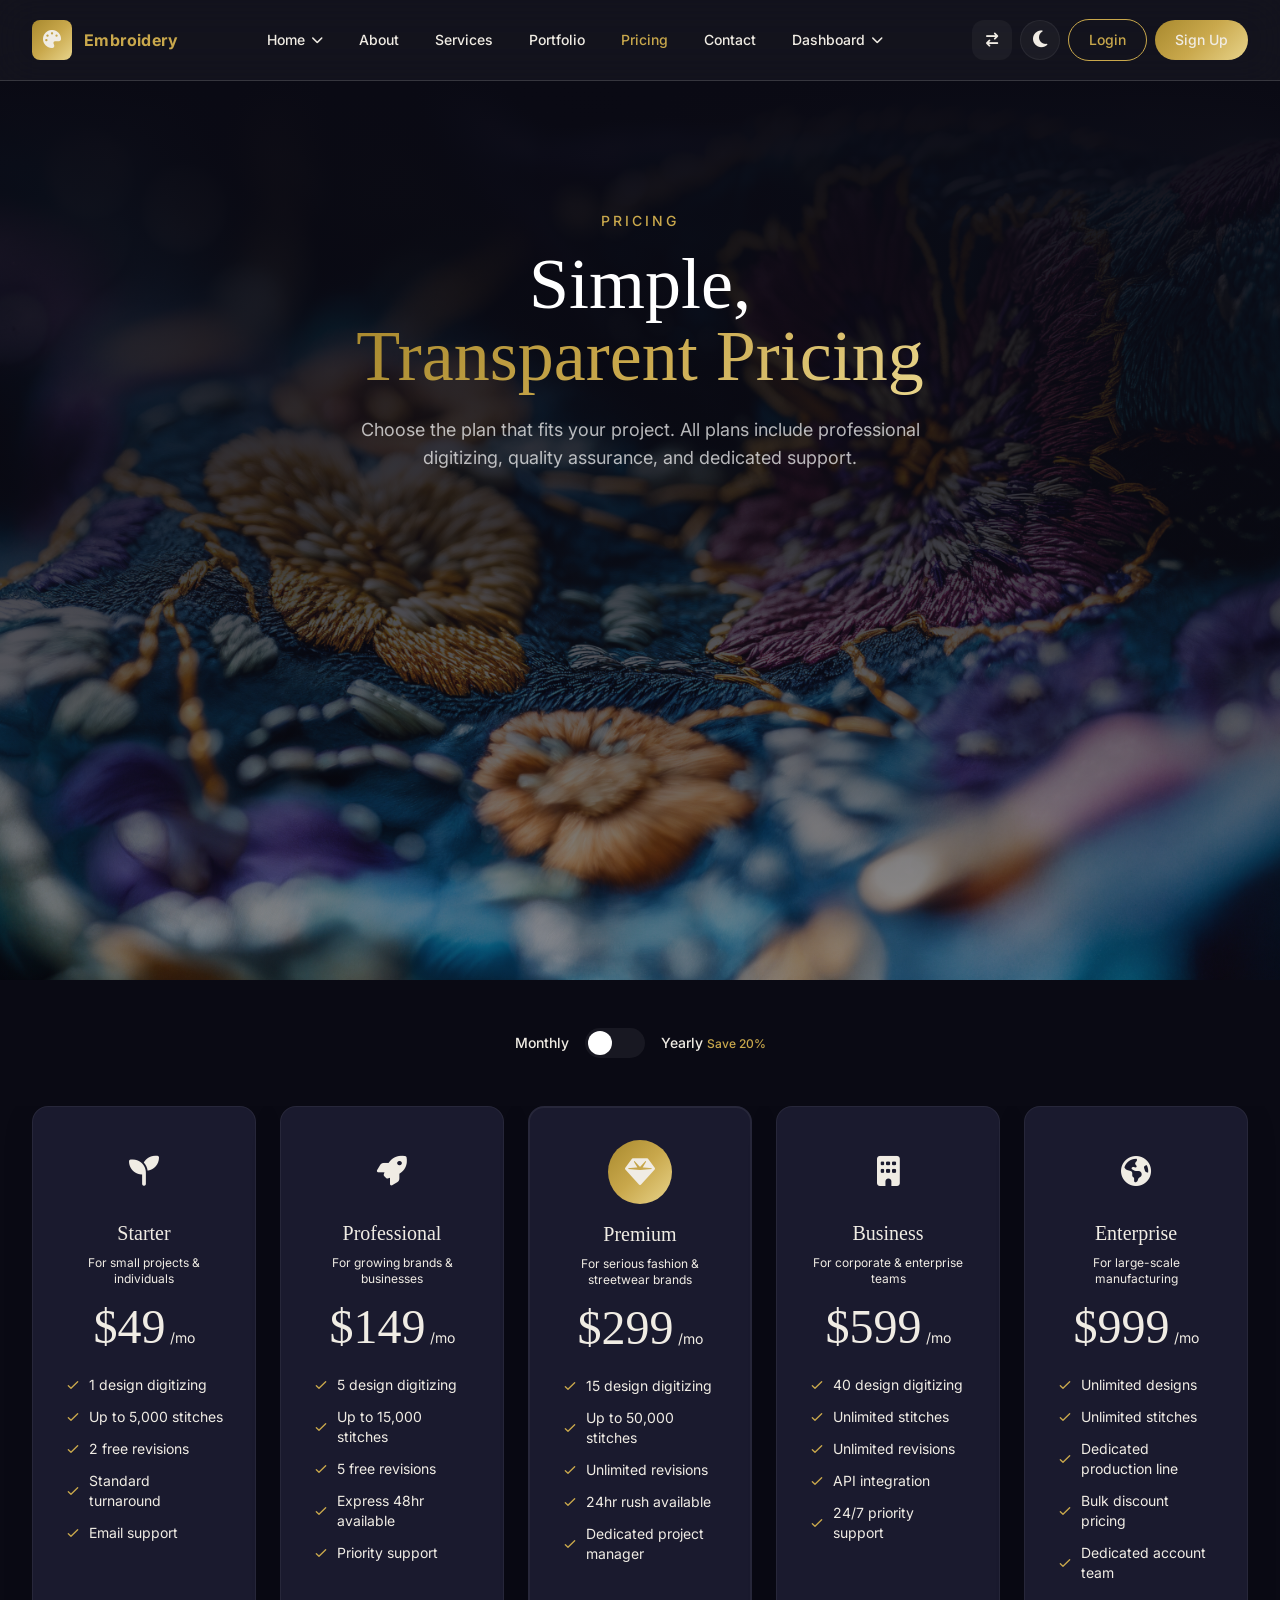
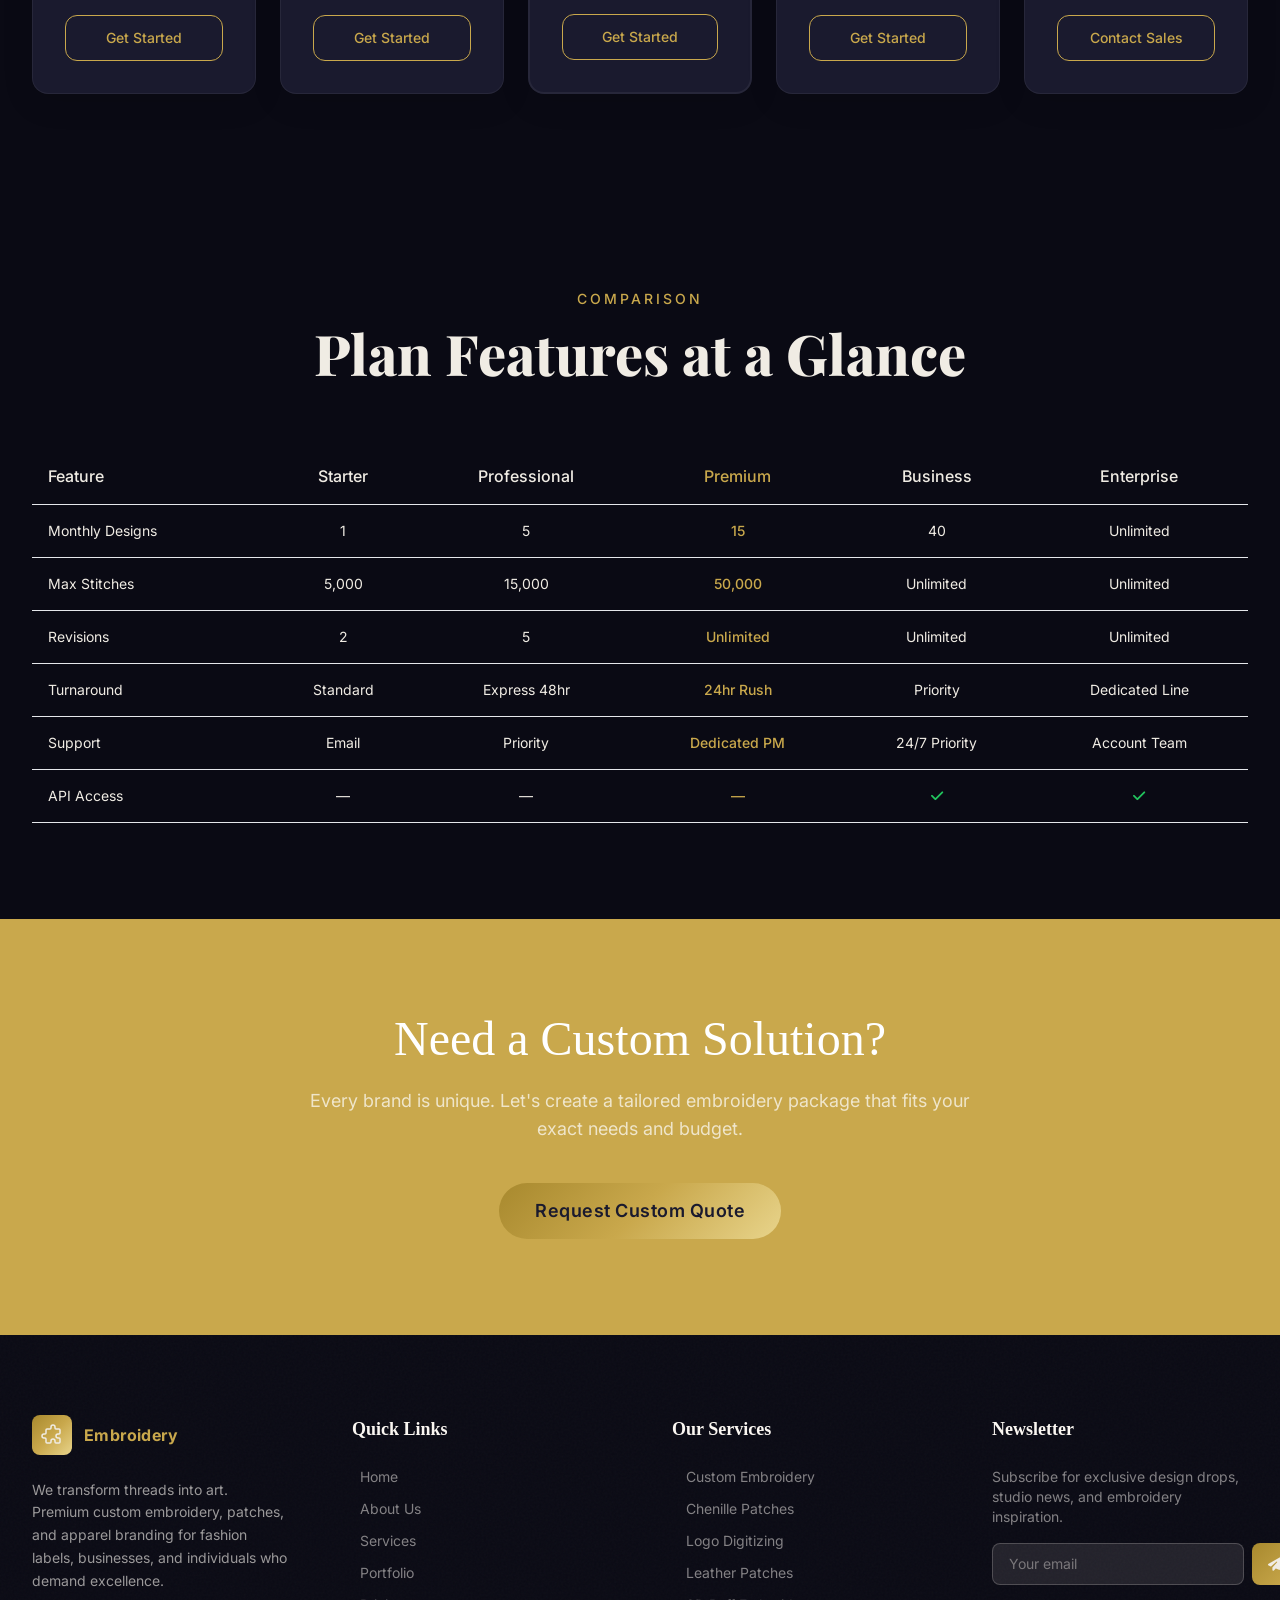
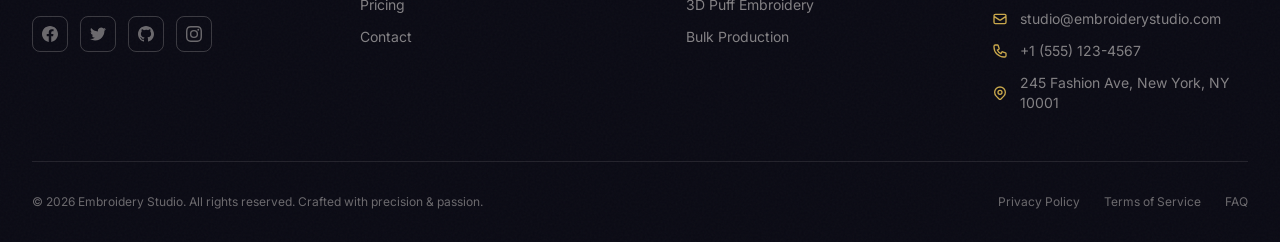
<file: pricing.html>
<!DOCTYPE html>
<html lang="en" data-theme="dark">

<head>
    <meta charset="UTF-8">
    <meta name="viewport" content="width=device-width, initial-scale=1.0">
    <title>Pricing — Embroidery Studio</title>
    <link rel="icon" type="img/jpg" href="img/assets/logo.jpg">
    <meta name="description"
        content="Transparent pricing for premium embroidery services. Starter to Enterprise plans for custom patches, digitizing, and bulk production.">
    <script src="tailwind.js"></script>
    <link rel="stylesheet" href="https://cdnjs.cloudflare.com/ajax/libs/font-awesome/6.5.1/css/all.min.css">
    <link rel="stylesheet" href="css/style.css">
    <link rel="icon" type="image/svg+xml"
        href="data:image/svg+xml,<svg xmlns='http://www.w3.org/2000/svg' viewBox='0 0 100 100'><rect width='100' height='100' rx='20' fill='%23c9a84c'/><text x='50' y='68' text-anchor='middle' font-size='60' font-weight='bold' fill='%231a1a2e' font-family='serif'>E</text></svg>">
</head>

<body>
    <div id="navbar"></div>
    <main>
        <section class="relative min-h-screen pt-32 pb-20 overflow-hidden">
            <div class="absolute inset-0"><img
                    src="img/assets/services1.png" alt="Pricing"
                    fetchpriority="high"
                    loading="eager"
                    class="w-full h-full object-cover">
                <div class="absolute inset-0 bg-gradient-to-b from-[#0a0a14] via-[#0a0a14]/80 to-[#0a0a14]/40"></div>
            </div>
            <div class="relative z-10 max-w-[1400px] mx-auto px-4 sm:px-6 lg:px-8 text-center"> <span
                    class="text-gold text-sm font-medium tracking-[3px] uppercase" data-anim="fade-up">Pricing</span>
                <h1 class="font-serif text-5xl sm:text-6xl lg:text-7xl font-medium text-white mt-4 mb-6"
                    data-anim="fade-up" data-anim-delay="100">Simple,<br><span class="gradient-text">Transparent
                        Pricing</span></h1>
                <p class="text-white/70 text-lg max-w-xl mx-auto" data-anim="fade-up" data-anim-delay="200">Choose the plan that
                    fits your project. All plans include professional digitizing, quality assurance, and dedicated
                    support.</p>
            </div>
        </section> <!-- TOGGLE -->
        <section class="py-12 overflow-hidden">
            <div class="max-w-[1400px] mx-auto px-4 sm:px-6 lg:px-8">
                <div class="flex items-center justify-center gap-4" data-anim="fade-up"> <span
                        class="text-sm font-medium" id="monthlyLabel">Monthly</span>
                    <div class="toggle-switch" id="pricingToggle" onclick="togglePricing()">
                        <div class="toggle-knob"></div>
                    </div> <span class="text-sm font-medium" id="yearlyLabel">Yearly <span
                            class="text-gold text-xs">Save 20%</span></span>
                </div>
            </div>
        </section> <!-- PLANS -->
        <section class="pb-24 overflow-hidden">
            <div class="max-w-[1400px] mx-auto px-4 sm:px-6 lg:px-8">
                <div class="grid grid-cols-1 md:grid-cols-2 lg:grid-cols-3 xl:grid-cols-5 gap-6">
                    <div class="glass-card rounded-2xl p-8 text-center group hover:shadow-xl transition-all duration-500 flex flex-col h-full"
                        data-anim="fade-up">
                        <div
                            class="w-16 h-16 rounded-full bg-gold/10 flex items-center justify-center mx-auto mb-4 text-3xl">
                            <i class="fas fa-seedling"></i></div>
                        <h3 class="font-serif text-xl font-medium mb-2">Starter</h3>
                        <p class="text-text-secondary text-xs mb-4">For small projects & individuals</p>
                        <div class="mb-6">
                            <div class="relative"> <span class="text-5xl font-medium font-serif price-amount">$49</span>
                                <span class="text-text-secondary text-sm">/mo</span> </div>
                        </div>
                        <ul class="space-y-3 text-sm text-left mb-8 flex-1">
                            <li class="flex items-center gap-2"><svg class="w-4 h-4 text-gold flex-shrink-0" fill="none"
                                    stroke="currentColor" viewBox="0 0 24 24">
                                    <path stroke-linecap="round" stroke-linejoin="round" stroke-width="2"
                                        d="M5 13l4 4L19 7" />
                                </svg>1 design digitizing</li>
                            <li class="flex items-center gap-2"><svg class="w-4 h-4 text-gold flex-shrink-0" fill="none"
                                    stroke="currentColor" viewBox="0 0 24 24">
                                    <path stroke-linecap="round" stroke-linejoin="round" stroke-width="2"
                                        d="M5 13l4 4L19 7" />
                                </svg>Up to 5,000 stitches</li>
                            <li class="flex items-center gap-2"><svg class="w-4 h-4 text-gold flex-shrink-0" fill="none"
                                    stroke="currentColor" viewBox="0 0 24 24">
                                    <path stroke-linecap="round" stroke-linejoin="round" stroke-width="2"
                                        d="M5 13l4 4L19 7" />
                                </svg>2 free revisions</li>
                            <li class="flex items-center gap-2"><svg class="w-4 h-4 text-gold flex-shrink-0" fill="none"
                                    stroke="currentColor" viewBox="0 0 24 24">
                                    <path stroke-linecap="round" stroke-linejoin="round" stroke-width="2"
                                        d="M5 13l4 4L19 7" />
                                </svg>Standard turnaround</li>
                            <li class="flex items-center gap-2"><svg class="w-4 h-4 text-gold flex-shrink-0" fill="none"
                                    stroke="currentColor" viewBox="0 0 24 24">
                                    <path stroke-linecap="round" stroke-linejoin="round" stroke-width="2"
                                        d="M5 13l4 4L19 7" />
                                </svg>Email support</li>
                        </ul> <a href="contact.html"
                            class="w-full block text-center py-3 rounded-xl border border-gold text-gold hover:bg-gold hover:text-charcoal transition-all duration-300 text-sm font-medium mt-auto">Get
                            Started</a>
                    </div>
                    <div class="glass-card rounded-2xl p-8 text-center group hover:shadow-xl transition-all duration-500 flex flex-col h-full"
                        data-anim="fade-up" data-anim-delay="100">
                        <div
                            class="w-16 h-16 rounded-full bg-gold/10 flex items-center justify-center mx-auto mb-4 text-3xl">
                            <i class="fas fa-rocket"></i></div>
                        <h3 class="font-serif text-xl font-medium mb-2">Professional</h3>
                        <p class="text-text-secondary text-xs mb-4">For growing brands & businesses</p>
                        <div class="mb-6">
                            <div class="relative"> <span class="text-5xl font-medium font-serif price-amount">$149</span>
                                <span class="text-text-secondary text-sm">/mo</span> </div>
                        </div>
                        <ul class="space-y-3 text-sm text-left mb-8 flex-1">
                            <li class="flex items-center gap-2"><svg class="w-4 h-4 text-gold flex-shrink-0" fill="none"
                                    stroke="currentColor" viewBox="0 0 24 24">
                                    <path stroke-linecap="round" stroke-linejoin="round" stroke-width="2"
                                        d="M5 13l4 4L19 7" />
                                </svg>5 design digitizing</li>
                            <li class="flex items-center gap-2"><svg class="w-4 h-4 text-gold flex-shrink-0" fill="none"
                                    stroke="currentColor" viewBox="0 0 24 24">
                                    <path stroke-linecap="round" stroke-linejoin="round" stroke-width="2"
                                        d="M5 13l4 4L19 7" />
                                </svg>Up to 15,000 stitches</li>
                            <li class="flex items-center gap-2"><svg class="w-4 h-4 text-gold flex-shrink-0" fill="none"
                                    stroke="currentColor" viewBox="0 0 24 24">
                                    <path stroke-linecap="round" stroke-linejoin="round" stroke-width="2"
                                        d="M5 13l4 4L19 7" />
                                </svg>5 free revisions</li>
                            <li class="flex items-center gap-2"><svg class="w-4 h-4 text-gold flex-shrink-0" fill="none"
                                    stroke="currentColor" viewBox="0 0 24 24">
                                    <path stroke-linecap="round" stroke-linejoin="round" stroke-width="2"
                                        d="M5 13l4 4L19 7" />
                                </svg>Express 48hr available</li>
                            <li class="flex items-center gap-2"><svg class="w-4 h-4 text-gold flex-shrink-0" fill="none"
                                    stroke="currentColor" viewBox="0 0 24 24">
                                    <path stroke-linecap="round" stroke-linejoin="round" stroke-width="2"
                                        d="M5 13l4 4L19 7" />
                                </svg>Priority support</li>
                        </ul> <a href="contact.html"
                            class="w-full block text-center py-3 rounded-xl border border-gold text-gold hover:bg-gold hover:text-charcoal transition-all duration-300 text-sm font-medium mt-auto">Get
                            Started</a>
                    </div>
                    <div class="glass-card rounded-2xl p-8 text-center group hover:shadow-xl transition-all duration-500 relative scale-105 border-2 border-gold flex flex-col h-full"
                        data-anim="fade-up" data-anim-delay="200">
                        
                        <div
                            class="w-16 h-16 rounded-full gradient-gold flex items-center justify-center mx-auto mb-4 text-3xl">
                            <i class="fas fa-gem"></i></div>
                        <h3 class="font-serif text-xl font-medium mb-2">Premium</h3>
                        <p class="text-text-secondary text-xs mb-4">For serious fashion & streetwear brands</p>
                        <div class="mb-6">
                            <div class="relative"> <span class="text-5xl font-medium font-serif price-amount">$299</span>
                                <span class="text-text-secondary text-sm">/mo</span> </div>
                        </div>
                        <ul class="space-y-3 text-sm text-left mb-8 flex-1">
                            <li class="flex items-center gap-2"><svg class="w-4 h-4 text-gold flex-shrink-0" fill="none"
                                    stroke="currentColor" viewBox="0 0 24 24">
                                    <path stroke-linecap="round" stroke-linejoin="round" stroke-width="2"
                                        d="M5 13l4 4L19 7" />
                                </svg>15 design digitizing</li>
                            <li class="flex items-center gap-2"><svg class="w-4 h-4 text-gold flex-shrink-0" fill="none"
                                    stroke="currentColor" viewBox="0 0 24 24">
                                    <path stroke-linecap="round" stroke-linejoin="round" stroke-width="2"
                                        d="M5 13l4 4L19 7" />
                                </svg>Up to 50,000 stitches</li>
                            <li class="flex items-center gap-2"><svg class="w-4 h-4 text-gold flex-shrink-0" fill="none"
                                    stroke="currentColor" viewBox="0 0 24 24">
                                    <path stroke-linecap="round" stroke-linejoin="round" stroke-width="2"
                                        d="M5 13l4 4L19 7" />
                                </svg>Unlimited revisions</li>
                            <li class="flex items-center gap-2"><svg class="w-4 h-4 text-gold flex-shrink-0" fill="none"
                                    stroke="currentColor" viewBox="0 0 24 24">
                                    <path stroke-linecap="round" stroke-linejoin="round" stroke-width="2"
                                        d="M5 13l4 4L19 7" />
                                </svg>24hr rush available</li>
                            <li class="flex items-center gap-2"><svg class="w-4 h-4 text-gold flex-shrink-0" fill="none"
                                    stroke="currentColor" viewBox="0 0 24 24">
                                    <path stroke-linecap="round" stroke-linejoin="round" stroke-width="2"
                                        d="M5 13l4 4L19 7" />
                                </svg>Dedicated project manager</li>
                        </ul> <a href="contact.html"
                            class="w-full block text-center py-3 rounded-xl border border-gold text-gold hover:bg-gold hover:text-charcoa font-medium text-sm hover:shadow-lg hover:shadow-gold/30 transition-all duration-300 mt-auto">Get
                            Started</a>
                    </div>
                    <div class="glass-card rounded-2xl p-8 text-center group hover:shadow-xl transition-all duration-500 flex flex-col h-full"
                        data-anim="fade-up" data-anim-delay="300">
                        <div
                            class="w-16 h-16 rounded-full bg-gold/10 flex items-center justify-center mx-auto mb-4 text-3xl">
                            <i class="fas fa-building"></i></div>
                        <h3 class="font-serif text-xl font-medium mb-2">Business</h3>
                        <p class="text-text-secondary text-xs mb-4">For corporate & enterprise teams</p>
                        <div class="mb-6">
                            <div class="relative"> <span class="text-5xl font-medium font-serif price-amount">$599</span>
                                <span class="text-text-secondary text-sm">/mo</span> </div>
                        </div>
                        <ul class="space-y-3 text-sm text-left mb-8 flex-1">
                            <li class="flex items-center gap-2"><svg class="w-4 h-4 text-gold flex-shrink-0" fill="none"
                                    stroke="currentColor" viewBox="0 0 24 24">
                                    <path stroke-linecap="round" stroke-linejoin="round" stroke-width="2"
                                        d="M5 13l4 4L19 7" />
                                </svg>40 design digitizing</li>
                            <li class="flex items-center gap-2"><svg class="w-4 h-4 text-gold flex-shrink-0" fill="none"
                                    stroke="currentColor" viewBox="0 0 24 24">
                                    <path stroke-linecap="round" stroke-linejoin="round" stroke-width="2"
                                        d="M5 13l4 4L19 7" />
                                </svg>Unlimited stitches</li>
                            <li class="flex items-center gap-2"><svg class="w-4 h-4 text-gold flex-shrink-0" fill="none"
                                    stroke="currentColor" viewBox="0 0 24 24">
                                    <path stroke-linecap="round" stroke-linejoin="round" stroke-width="2"
                                        d="M5 13l4 4L19 7" />
                                </svg>Unlimited revisions</li>
                            <li class="flex items-center gap-2"><svg class="w-4 h-4 text-gold flex-shrink-0" fill="none"
                                    stroke="currentColor" viewBox="0 0 24 24">
                                    <path stroke-linecap="round" stroke-linejoin="round" stroke-width="2"
                                        d="M5 13l4 4L19 7" />
                                </svg>API integration</li>
                            <li class="flex items-center gap-2"><svg class="w-4 h-4 text-gold flex-shrink-0" fill="none"
                                    stroke="currentColor" viewBox="0 0 24 24">
                                    <path stroke-linecap="round" stroke-linejoin="round" stroke-width="2"
                                        d="M5 13l4 4L19 7" />
                                </svg>24/7 priority support</li>
                        </ul> <a href="contact.html"
                            class="w-full block text-center py-3 rounded-xl border border-gold text-gold hover:bg-gold hover:text-charcoal transition-all duration-300 text-sm font-medium mt-auto">Get
                            Started</a>
                    </div>
                    <div class="glass-card rounded-2xl p-8 text-center group hover:shadow-xl transition-all duration-500 flex flex-col h-full"
                        data-anim="fade-up" data-anim-delay="400">
                        <div
                            class="w-16 h-16 rounded-full bg-gold/10 flex items-center justify-center mx-auto mb-4 text-3xl">
                            <i class="fas fa-globe-americas"></i></div>
                        <h3 class="font-serif text-xl font-medium mb-2">Enterprise</h3>
                        <p class="text-text-secondary text-xs mb-4">For large-scale manufacturing</p>
                        <div class="mb-6">
                            <div class="relative"> <span class="text-5xl font-medium font-serif price-amount">$999</span>
                                <span class="text-text-secondary text-sm">/mo</span> </div>
                        </div>
                        <ul class="space-y-3 text-sm text-left mb-8 flex-1">
                            <li class="flex items-center gap-2"><svg class="w-4 h-4 text-gold flex-shrink-0" fill="none"
                                    stroke="currentColor" viewBox="0 0 24 24">
                                    <path stroke-linecap="round" stroke-linejoin="round" stroke-width="2"
                                        d="M5 13l4 4L19 7" />
                                </svg>Unlimited designs</li>
                            <li class="flex items-center gap-2"><svg class="w-4 h-4 text-gold flex-shrink-0" fill="none"
                                    stroke="currentColor" viewBox="0 0 24 24">
                                    <path stroke-linecap="round" stroke-linejoin="round" stroke-width="2"
                                        d="M5 13l4 4L19 7" />
                                </svg>Unlimited stitches</li>
                            <li class="flex items-center gap-2"><svg class="w-4 h-4 text-gold flex-shrink-0" fill="none"
                                    stroke="currentColor" viewBox="0 0 24 24">
                                    <path stroke-linecap="round" stroke-linejoin="round" stroke-width="2"
                                        d="M5 13l4 4L19 7" />
                                </svg>Dedicated production line</li>
                            <li class="flex items-center gap-2"><svg class="w-4 h-4 text-gold flex-shrink-0" fill="none"
                                    stroke="currentColor" viewBox="0 0 24 24">
                                    <path stroke-linecap="round" stroke-linejoin="round" stroke-width="2"
                                        d="M5 13l4 4L19 7" />
                                </svg>Bulk discount pricing</li>
                            <li class="flex items-center gap-2"><svg class="w-4 h-4 text-gold flex-shrink-0" fill="none"
                                    stroke="currentColor" viewBox="0 0 24 24">
                                    <path stroke-linecap="round" stroke-linejoin="round" stroke-width="2"
                                        d="M5 13l4 4L19 7" />
                                </svg>Dedicated account team</li>
                        </ul> <a href="contact.html"
                            class="w-full block text-center py-3 rounded-xl border border-gold text-gold hover:bg-gold hover:text-charcoal transition-all duration-300 text-sm font-medium mt-auto">Contact
                            Sales</a>
                    </div>
                </div>
            </div>
        </section> <!-- FEATURE COMPARISON -->
        <section class="py-24 bg-gradient-to-b from-transparent via-gold/5 to-transparent overflow-hidden">
            <div class="max-w-[1400px] mx-auto px-4 sm:px-6 lg:px-8">
                <div class="text-center max-w-2xl mx-auto mb-16"> <span
                        class="text-gold text-sm font-medium tracking-[3px] uppercase"
                        data-anim="fade-up">Comparison</span>
                    <h2 class="section-title mt-3" data-anim="fade-up" data-anim-delay="100">Plan Features at a Glance
                    </h2>
                </div>
                <div class="overflow-x-auto" data-anim="fade-up">
                    <table class="w-full text-left">
                        <thead>
                            <tr class="border-b border-border-color">
                                <th class="py-4 px-4 font-medium">Feature</th>
                                <th class="py-4 px-4 font-medium text-center">Starter</th>
                                <th class="py-4 px-4 font-medium text-center">Professional</th>
                                <th class="py-4 px-4 font-medium text-center text-gold">Premium</th>
                                <th class="py-4 px-4 font-medium text-center">Business</th>
                                <th class="py-4 px-4 font-medium text-center">Enterprise</th>
                            </tr>
                        </thead>
                        <tbody>
                            <tr class="border-b border-border-color">
                                <td class="py-4 px-4 text-sm">Monthly Designs</td>
                                <td class="py-4 px-4 text-center text-sm">1</td>
                                <td class="py-4 px-4 text-center text-sm">5</td>
                                <td class="py-4 px-4 text-center text-sm text-gold font-medium">15</td>
                                <td class="py-4 px-4 text-center text-sm">40</td>
                                <td class="py-4 px-4 text-center text-sm">Unlimited</td>
                            </tr>
                            <tr class="border-b border-border-color">
                                <td class="py-4 px-4 text-sm">Max Stitches</td>
                                <td class="py-4 px-4 text-center text-sm">5,000</td>
                                <td class="py-4 px-4 text-center text-sm">15,000</td>
                                <td class="py-4 px-4 text-center text-sm text-gold font-medium">50,000</td>
                                <td class="py-4 px-4 text-center text-sm">Unlimited</td>
                                <td class="py-4 px-4 text-center text-sm">Unlimited</td>
                            </tr>
                            <tr class="border-b border-border-color">
                                <td class="py-4 px-4 text-sm">Revisions</td>
                                <td class="py-4 px-4 text-center text-sm">2</td>
                                <td class="py-4 px-4 text-center text-sm">5</td>
                                <td class="py-4 px-4 text-center text-sm text-gold font-medium">Unlimited</td>
                                <td class="py-4 px-4 text-center text-sm">Unlimited</td>
                                <td class="py-4 px-4 text-center text-sm">Unlimited</td>
                            </tr>
                            <tr class="border-b border-border-color">
                                <td class="py-4 px-4 text-sm">Turnaround</td>
                                <td class="py-4 px-4 text-center text-sm">Standard</td>
                                <td class="py-4 px-4 text-center text-sm">Express 48hr</td>
                                <td class="py-4 px-4 text-center text-sm text-gold font-medium">24hr Rush</td>
                                <td class="py-4 px-4 text-center text-sm">Priority</td>
                                <td class="py-4 px-4 text-center text-sm">Dedicated Line</td>
                            </tr>
                            <tr class="border-b border-border-color">
                                <td class="py-4 px-4 text-sm">Support</td>
                                <td class="py-4 px-4 text-center text-sm">Email</td>
                                <td class="py-4 px-4 text-center text-sm">Priority</td>
                                <td class="py-4 px-4 text-center text-sm text-gold font-medium">Dedicated PM</td>
                                <td class="py-4 px-4 text-center text-sm">24/7 Priority</td>
                                <td class="py-4 px-4 text-center text-sm">Account Team</td>
                            </tr>
                            <tr class="border-b border-border-color">
                                <td class="py-4 px-4 text-sm">API Access</td>
                                <td class="py-4 px-4 text-center text-sm">—</td>
                                <td class="py-4 px-4 text-center text-sm">—</td>
                                <td class="py-4 px-4 text-center text-sm text-gold font-medium">—</td>
                                <td class="py-4 px-4 text-center text-sm"><i class="fas fa-check text-green-500"></i>
                                </td>
                                <td class="py-4 px-4 text-center text-sm"><i class="fas fa-check text-green-500"></i>
                                </td>
                            </tr>
                        </tbody>
                    </table>
                </div>
            </div>
        </section>
        <section class="py-24 bg-gold overflow-hidden">
            <div class="max-w-[1400px] mx-auto px-4 sm:px-6 lg:px-8 text-center">
                <div data-anim="scale-up">
                    <h2 class="font-serif text-4xl sm:text-5xl font-medium text-white mb-6">Need a Custom Solution?</h2>
                    <p class="text-white/70 text-lg max-w-2xl mx-auto mb-10">Every brand is unique. Let's create a
                        tailored embroidery package that fits your exact needs and budget.</p> <a href="contact.html"
                        class="btn-primary text-lg">Request Custom Quote</a>
                </div>
            </div>
        </section>
    </main>
    <div id="footer"></div>
    <script src="js/navbar.js"></script>
    <script src="js/footer.js"></script>
    <script src="js/animations.js"></script>
    <script>    let isYearly = false; function togglePricing() { isYearly = !isYearly; document.getElementById('pricingToggle').classList.toggle('active'); const amounts = document.querySelectorAll('.price-amount'); const multipliers = { 0: 49, 1: 149, 2: 299, 3: 599, 4: 999 }; amounts.forEach((el, i) => { const base = multipliers[i]; el.textContent = isYearly ? '$' + Math.floor(base * 10 * 0.8) : '$' + base; }); }  </script>
</body>

</html>
</file>
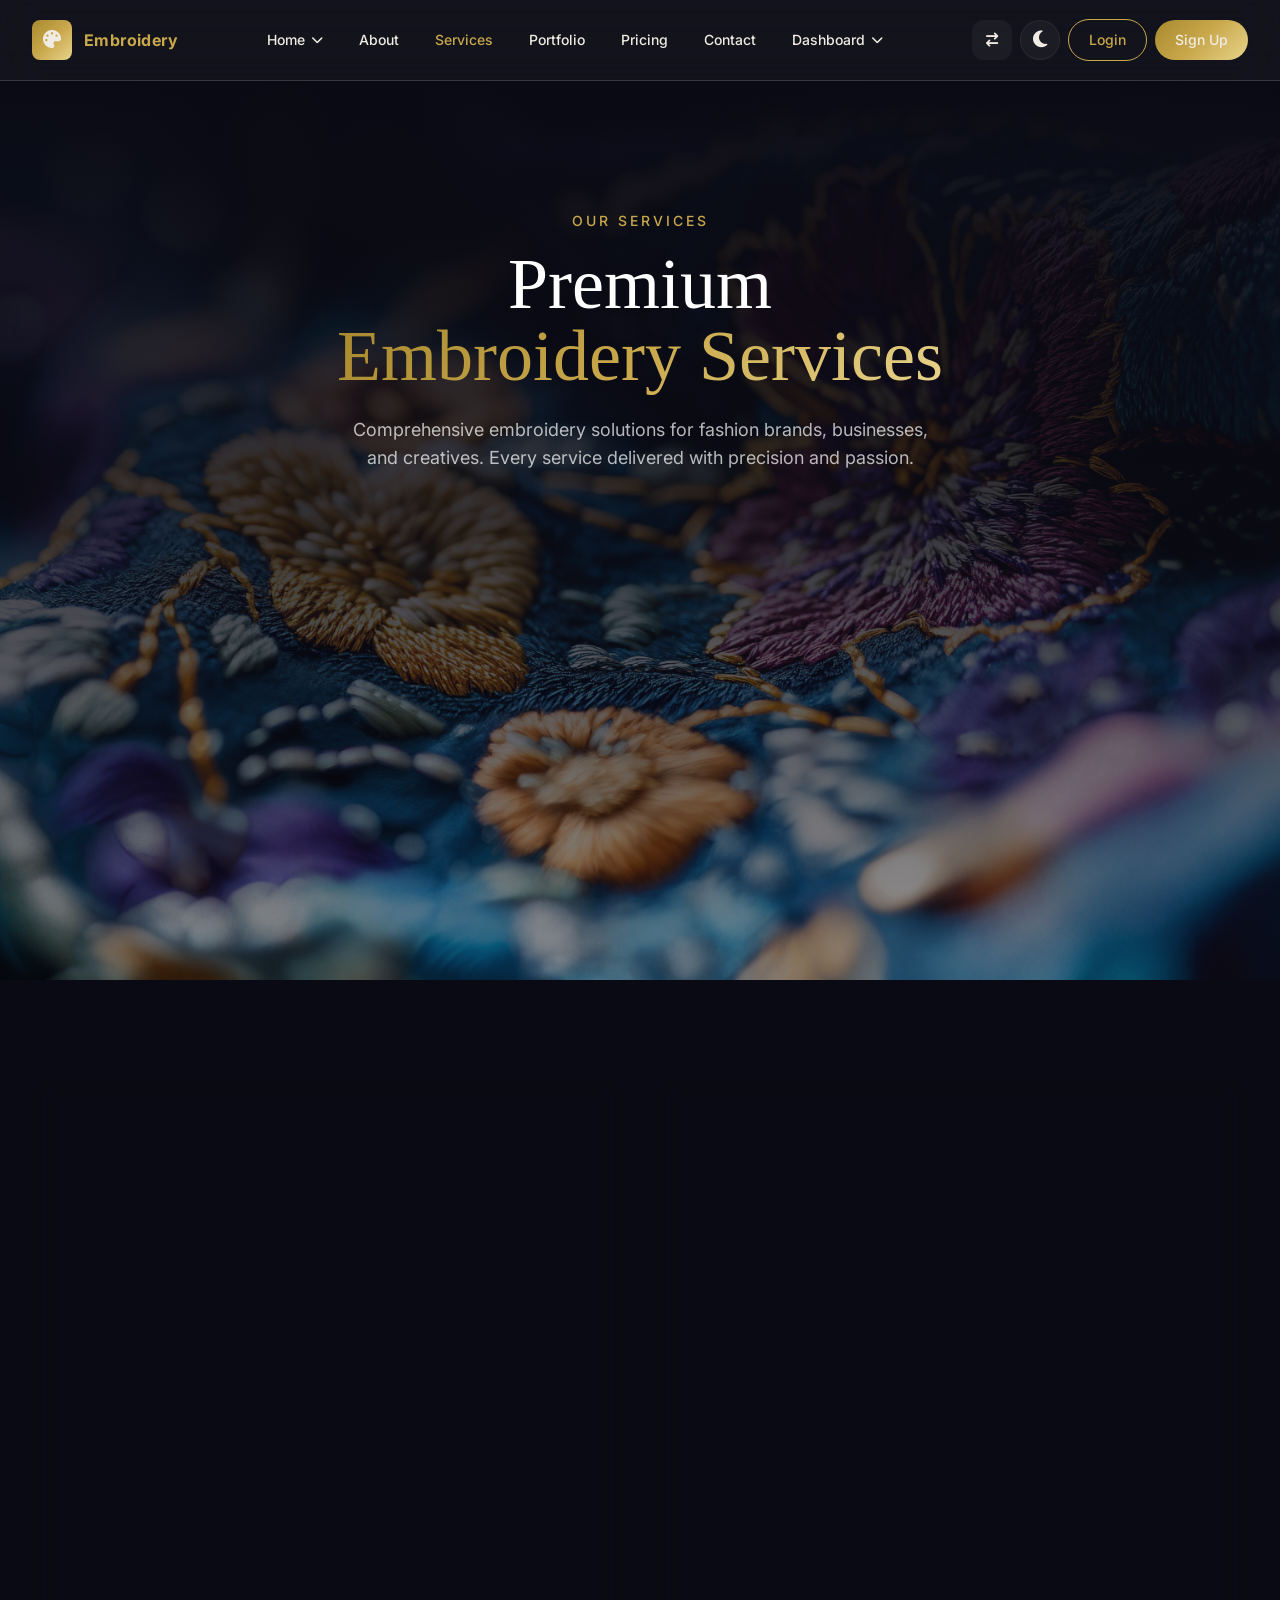
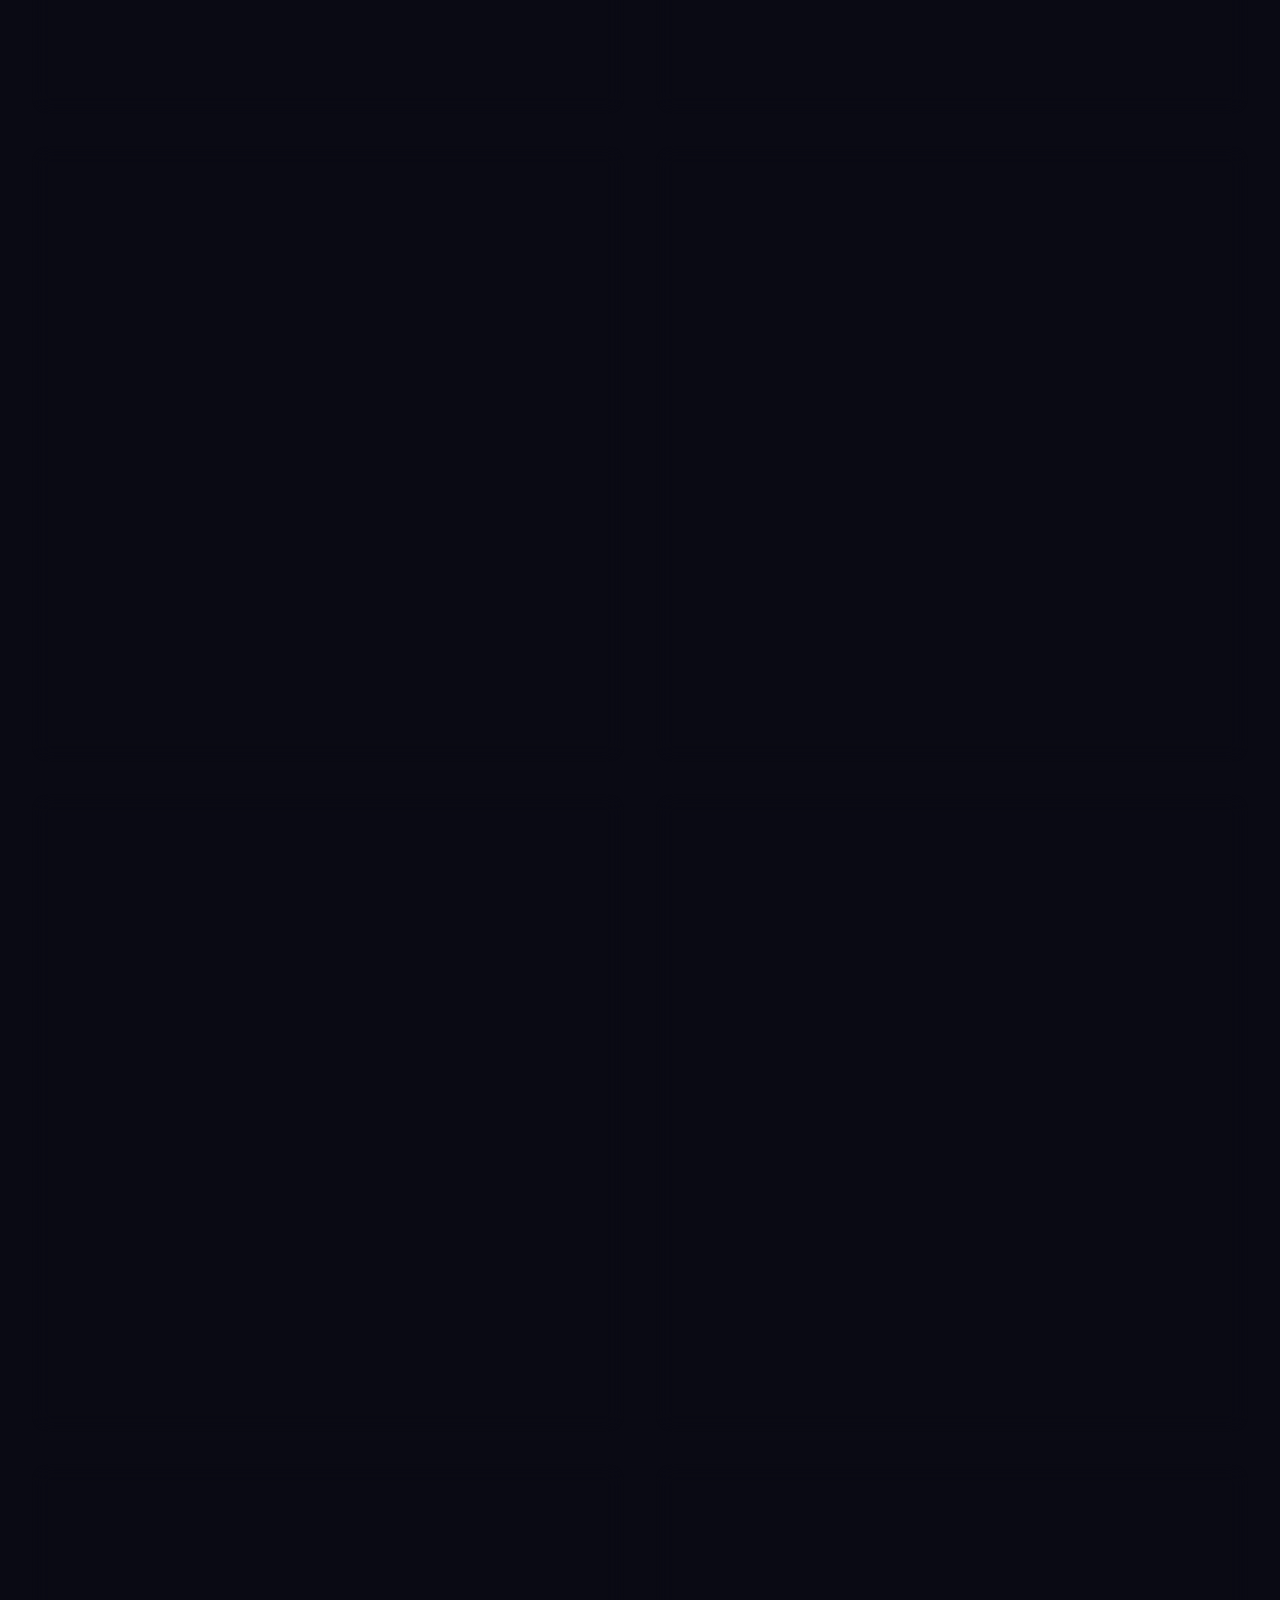
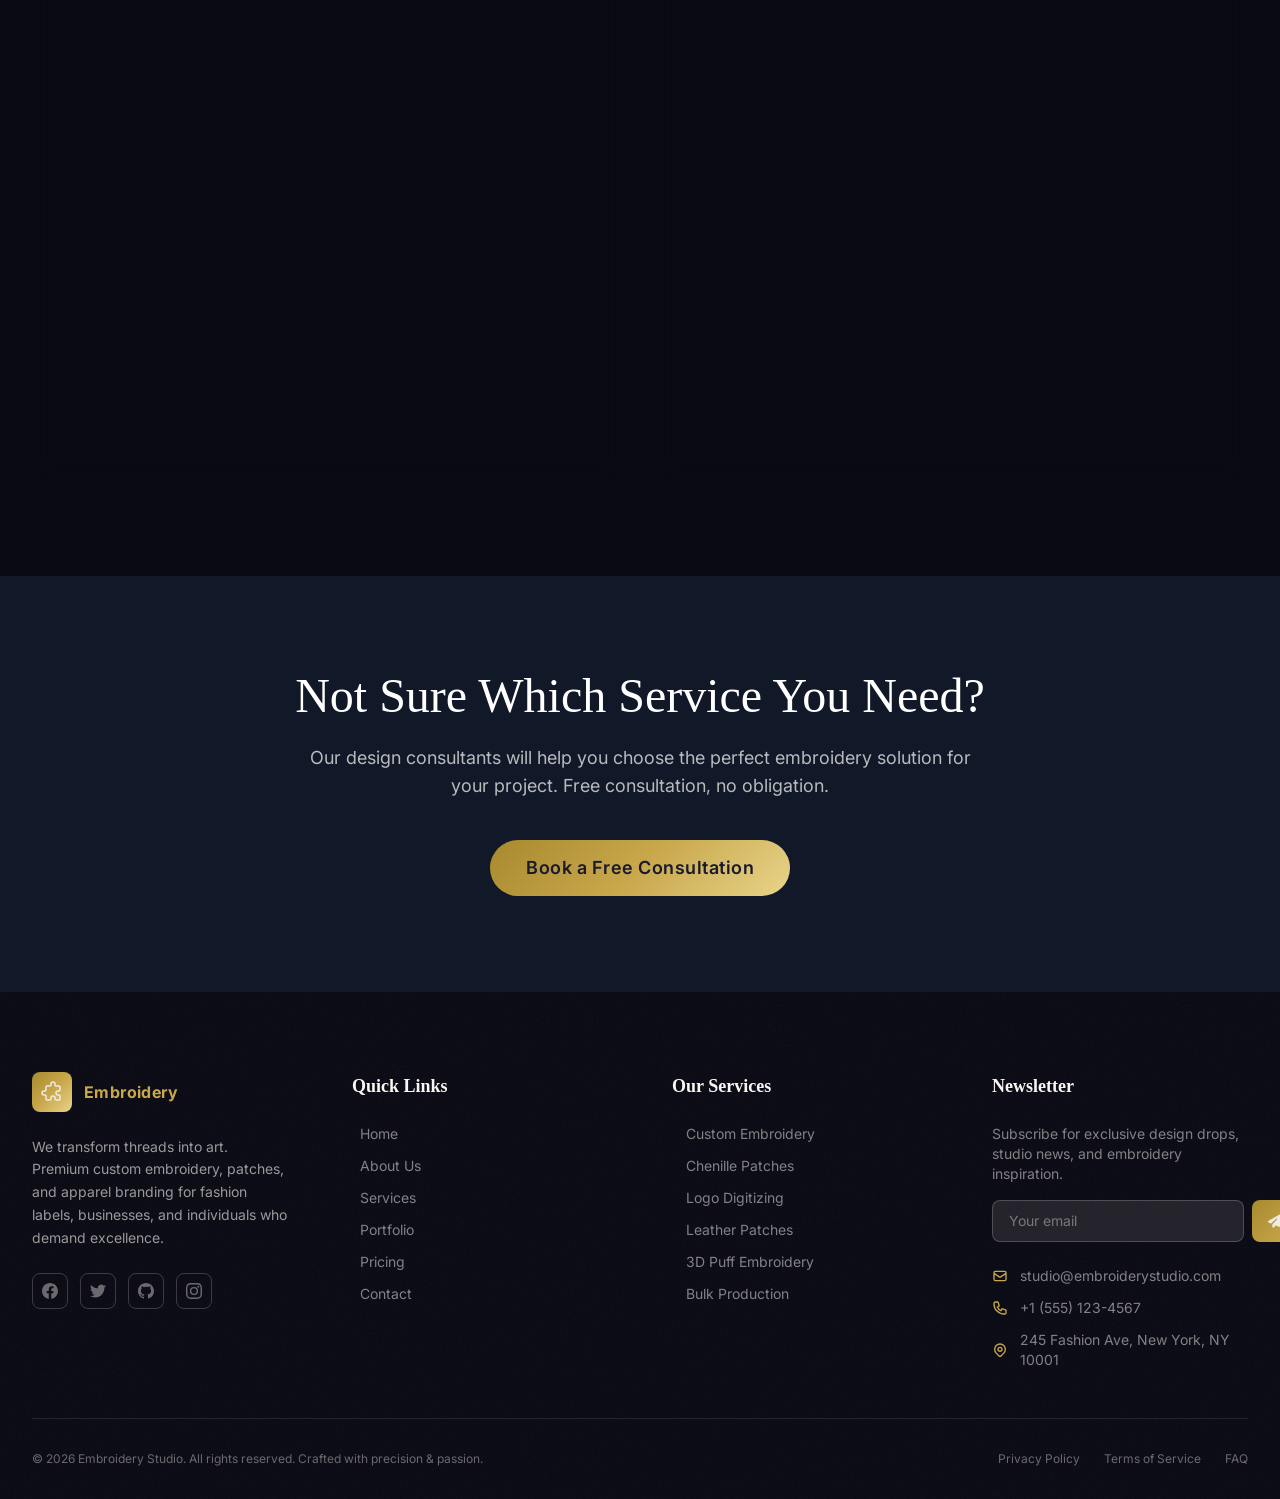
<file: services.html>
<!DOCTYPE html>
<html lang="en" data-theme="dark">

<head>
    <meta charset="UTF-8">
    <meta name="viewport" content="width=device-width, initial-scale=1.0">
    <title>Services — Embroidery Studio</title>
    <link rel="icon" type="img/jpg" href="img/assets/logo.jpg">
    <meta name="description"
        content="Premium embroidery services: digitizing, custom patches, leather patches, PVC, 3D puff, uniform embroidery, apparel branding, and bulk production.">
    <script src="tailwind.js"></script>
    <link rel="stylesheet" href="https://cdnjs.cloudflare.com/ajax/libs/font-awesome/6.5.1/css/all.min.css">
    <link rel="stylesheet" href="css/style.css">
    <link rel="icon" type="image/svg+xml"
        href="data:image/svg+xml,<svg xmlns='http://www.w3.org/2000/svg' viewBox='0 0 100 100'><rect width='100' height='100' rx='20' fill='%23c9a84c'/><text x='50' y='68' text-anchor='middle' font-size='60' font-weight='bold' fill='%231a1a2e' font-family='serif'>E</text></svg>">
</head>

<body>
    <div id="navbar"></div>
    <main>
        <section class="relative min-h-screen pt-32 pb-20 overflow-hidden">
            <div class="absolute inset-0"><img
                    src="img/assets/services1.png" alt="Fabrics"
                    fetchpriority="high"
                    loading="eager"
                    class="w-full h-full object-cover">
                <div class="absolute inset-0 bg-gradient-to-b from-[#0a0a14] via-[#0a0a14]/80 to-[#0a0a14]/40"></div>
            </div>
            <div class="relative z-10 max-w-[1400px] mx-auto px-4 sm:px-6 lg:px-8 text-center"> <span
                    class="text-gold text-sm font-medium tracking-[3px] uppercase" data-anim="fade-up">Our
                    Services</span>
                <h1 class="font-serif text-5xl sm:text-6xl lg:text-7xl font-medium text-white mt-4 mb-6"
                    data-anim="fade-up" data-anim-delay="100">Premium<br><span class="gradient-text">Embroidery
                        Services</span></h1>
                <p class="text-white/70 text-lg max-w-xl mx-auto" data-anim="fade-up" data-anim-delay="200">Comprehensive
                    embroidery solutions for fashion brands, businesses, and creatives. Every service delivered with
                    precision and passion.</p>
            </div>
        </section> <!-- SERVICE CARDS GRID -->
        <section class="py-24 overflow-hidden">
    <div class="max-w-[1400px] mx-auto px-4 sm:px-6 lg:px-8">
        <div class="grid grid-cols-1 md:grid-cols-2 gap-8">
            
            <!-- CARD 1: Embroidery Digitizing -->
            <div class="tilt-card glass-card rounded-2xl overflow-hidden group flex flex-col h-full" data-anim="fade-up">
                <!-- Image height increased to h-72 and md:h-84 for crystal clear visibility -->
                <div class="h-72 md:h-84 w-full overflow-hidden bg-black/10 flex-shrink-0">
                    <img src="img/assets/services2.png" alt="Digitizing" loading="lazy" class="w-full h-full object-cover object-center image-render-crisp transition-transform duration-700 group-hover:scale-105">
                </div>
                <div class="p-8 flex flex-col flex-1">
                    <div class="flex-1">
                        <div class="flex items-center gap-3 mb-4">
                            <span class="text-3xl text-gold"><i class="fas fa-palette"></i></span>
                            <h3 class="font-serif text-2xl font-medium">Embroidery Digitizing</h3>
                        </div>
                        <p class="text-text-secondary text-sm leading-relaxed mb-4">Professional embroidery file conversion for all machine formats including Tajima DST, Barudan PES, Melco EXP, and more. Our digitizers optimize stitch count, density, and pathing for flawless results on any fabric.</p>
                        <ul class="space-y-2 text-sm text-text-secondary mb-6">
                            <li class="flex items-center gap-2"><svg class="w-4 h-4 text-gold" fill="none" stroke="currentColor" viewBox="0 0 24 24"><path stroke-linecap="round" stroke-linejoin="round" stroke-width="2" d="M5 13l4 4L19 7" /></svg>All major machine formats supported</li>
                            <li class="flex items-center gap-2"><svg class="w-4 h-4 text-gold" fill="none" stroke="currentColor" viewBox="0 0 24 24"><path stroke-linecap="round" stroke-linejoin="round" stroke-width="2" d="M5 13l4 4L19 7" /></svg>Custom stitch density optimization</li>
                            <li class="flex items-center gap-2"><svg class="w-4 h-4 text-gold" fill="none" stroke="currentColor" viewBox="0 0 24 24"><path stroke-linecap="round" stroke-linejoin="round" stroke-width="2" d="M5 13l4 4L19 7" /></svg>Same-day digitizing available</li>
                        </ul>
                    </div>
                    <a href="contact.html" class="btn-primary text-sm mt-auto">Shopping →</a>
                </div>
            </div>

            <!-- CARD 2: Custom Patches -->
            <div class="tilt-card glass-card rounded-2xl overflow-hidden group flex flex-col h-full" data-anim="fade-up" data-anim-delay="100">
                <div class="h-72 md:h-84 w-full overflow-hidden bg-black/10 flex-shrink-0">
                    <img src="img/assets/services3.png" alt="Patches" loading="lazy" class="w-full h-full object-cover object-center image-render-crisp transition-transform duration-700 group-hover:scale-105">
                </div>
                <div class="p-8 flex flex-col flex-1">
                    <div class="flex-1">
                        <div class="flex items-center gap-3 mb-4">
                            <span class="text-3xl text-gold"><i class="fas fa-tag"></i></span>
                            <h3 class="font-serif text-2xl font-medium">Custom Patches</h3>
                        </div>
                        <p class="text-text-secondary text-sm leading-relaxed mb-4">Fully customizable embroidered patches in any shape, size, and color. Chenille, twill, felt, or woven — we produce patches that make your brand stand out on any garment.</p>
                        <ul class="space-y-2 text-sm text-text-secondary mb-6">
                            <li class="flex items-center gap-2"><svg class="w-4 h-4 text-gold" fill="none" stroke="currentColor" viewBox="0 0 24 24"><path stroke-linecap="round" stroke-linejoin="round" stroke-width="2" d="M5 13l4 4L19 7" /></svg>Custom shapes & sizes (no minimum)</li>
                            <li class="flex items-center gap-2"><svg class="w-4 h-4 text-gold" fill="none" stroke="currentColor" viewBox="0 0 24 24"><path stroke-linecap="round" stroke-linejoin="round" stroke-width="2" d="M5 13l4 4L19 7" /></svg>Merrowed, heat-cut, or laser-cut edges</li>
                            <li class="flex items-center gap-2"><svg class="w-4 h-4 text-gold" fill="none" stroke="currentColor" viewBox="0 0 24 24"><path stroke-linecap="round" stroke-linejoin="round" stroke-width="2" d="M5 13l4 4L19 7" /></svg>Iron-on, sew-on, or Velcro backing</li>
                        </ul>
                    </div>
                    <a href="contact.html" class="btn-primary text-sm mt-auto">Shopping →</a>
                </div>
            </div>

            <!-- CARD 3: Leather Patches -->
            <div class="tilt-card glass-card rounded-2xl overflow-hidden group flex flex-col h-full" data-anim="fade-up">
                <div class="h-72 md:h-84 w-full overflow-hidden bg-black/10 flex-shrink-0">
                    <img src="img/assets/services4.png" alt="Leather patch" loading="lazy" class="w-full h-full object-cover object-center image-render-crisp transition-transform duration-700 group-hover:scale-105">
                </div>
                <div class="p-8 flex flex-col flex-1">
                    <div class="flex-1">
                        <div class="flex items-center gap-3 mb-4">
                            <span class="text-3xl text-gold"><i class="fas fa-bag-shopping"></i></span>
                            <h3 class="font-serif text-2xl font-medium">Leather Patches</h3>
                        </div>
                        <p class="text-text-secondary text-sm leading-relaxed mb-4">Premium leather patches with debossed or embroidered designs. Genuine and vegan leather options for luxury apparel, accessories, and brand tags.</p>
                        <ul class="space-y-2 text-sm text-text-secondary mb-6">
                            <li class="flex items-center gap-2"><svg class="w-4 h-4 text-gold" fill="none" stroke="currentColor" viewBox="0 0 24 24"><path stroke-linecap="round" stroke-linejoin="round" stroke-width="2" d="M5 13l4 4L19 7" /></svg>Genuine & premium vegan leather</li>
                            <li class="flex items-center gap-2"><svg class="w-4 h-4 text-gold" fill="none" stroke="currentColor" viewBox="0 0 24 24"><path stroke-linecap="round" stroke-linejoin="round" stroke-width="2" d="M5 13l4 4L19 7" /></svg>Debossing, embossing & embroidery</li>
                            <li class="flex items-center gap-2"><svg class="w-4 h-4 text-gold" fill="none" stroke="currentColor" viewBox="0 0 24 24"><path stroke-linecap="round" stroke-linejoin="round" stroke-width="2" d="M5 13l4 4L19 7" /></svg>Distressed & antique finishes</li>
                        </ul>
                    </div>
                    <a href="contact.html" class="btn-primary text-sm mt-auto">Shopping →</a>
                </div>
            </div>

            <!-- CARD 4: PVC Patch Design -->
            <div class="tilt-card glass-card rounded-2xl overflow-hidden group flex flex-col h-full" data-anim="fade-up" data-anim-delay="100">
                <div class="h-72 md:h-84 w-full overflow-hidden bg-black/10 flex-shrink-0">
                    <img src="img/assets/services5.png" alt="PVC Patch" loading="lazy" class="w-full h-full object-cover object-center image-render-crisp transition-transform duration-700 group-hover:scale-105">
                </div>
                <div class="p-8 flex flex-col flex-1">
                    <div class="flex-1">
                        <div class="flex items-center gap-3 mb-4">
                            <span class="text-3xl text-gold"><i class="fas fa-gem"></i></span>
                            <h3 class="font-serif text-2xl font-medium">PVC Patch Design</h3>
                        </div>
                        <p class="text-text-secondary text-sm leading-relaxed mb-4">Durable, colorful rubber PVC patches with raised 3D details. Perfect for outdoor gear, tactical equipment, and brands that need weather-resistant branding.</p>
                        <ul class="space-y-2 text-sm text-text-secondary mb-6">
                            <li class="flex items-center gap-2"><svg class="w-4 h-4 text-gold" fill="none" stroke="currentColor" viewBox="0 0 24 24"><path stroke-linecap="round" stroke-linejoin="round" stroke-width="2" d="M5 13l4 4L19 7" /></svg>3D raised rubber design</li>
                            <li class="flex items-center gap-2"><svg class="w-4 h-4 text-gold" fill="none" stroke="currentColor" viewBox="0 0 24 24"><path stroke-linecap="round" stroke-linejoin="round" stroke-width="2" d="M5 13l4 4L19 7" /></svg>Weatherproof & UV-resistant</li>
                            <li class="flex items-center gap-2"><svg class="w-4 h-4 text-gold" fill="none" stroke="currentColor" viewBox="0 0 24 24"><path stroke-linecap="round" stroke-linejoin="round" stroke-width="2" d="M5 13l4 4L19 7" /></svg>Custom mold creation included</li>
                        </ul>
                    </div>
                    <a href="contact.html" class="btn-primary text-sm mt-auto">Shopping →</a>
                </div>
            </div>

            <!-- CARD 5: Uniform Embroidery -->
            <div class="tilt-card glass-card rounded-2xl overflow-hidden group flex flex-col h-full" data-anim="fade-up">
                <div class="h-72 md:h-84 w-full overflow-hidden bg-black/10 flex-shrink-0">
                    <img src="img/assets/services6.png" alt="Uniform" loading="lazy" class="w-full h-full object-cover object-center image-render-crisp transition-transform duration-700 group-hover:scale-105">
                </div>
                <div class="p-8 flex flex-col flex-1">
                    <div class="flex-1">
                        <div class="flex items-center gap-3 mb-4">
                            <span class="text-3xl text-gold"><i class="fas fa-tshirt"></i></span>
                            <h3 class="font-serif text-2xl font-medium">Uniform Embroidery</h3>
                        </div>
                        <p class="text-text-secondary text-sm leading-relaxed mb-4">Corporate and team uniform embroidery with consistent, professional quality. Employee names, department logos, chest branding, and sleeve patches for any industry.</p>
                        <ul class="space-y-2 text-sm text-text-secondary mb-6">
                            <li class="flex items-center gap-2"><svg class="w-4 h-4 text-gold" fill="none" stroke="currentColor" viewBox="0 0 24 24"><path stroke-linecap="round" stroke-linejoin="round" stroke-width="2" d="M5 13l4 4L19 7" /></svg>Bulk uniform programs with volume pricing</li>
                            <li class="flex items-center gap-2"><svg class="w-4 h-4 text-gold" fill="none" stroke="currentColor" viewBox="0 0 24 24"><path stroke-linecap="round" stroke-linejoin="round" stroke-width="2" d="M5 13l4 4L19 7" /></svg>Name tags, logos, & custom artwork</li>
                            <li class="flex items-center gap-2"><svg class="w-4 h-4 text-gold" fill="none" stroke="currentColor" viewBox="0 0 24 24"><path stroke-linecap="round" stroke-linejoin="round" stroke-width="2" d="M5 13l4 4L19 7" /></svg>All garment types: polos, button-downs, jackets</li>
                        </ul>
                    </div>
                    <a href="contact.html" class="btn-primary text-sm mt-auto">Shopping →</a>
                </div>
            </div>

            <!-- CARD 6: 3D Puff Embroidery -->
            <div class="tilt-card glass-card rounded-2xl overflow-hidden group flex flex-col h-full" data-anim="fade-up" data-anim-delay="100">
                <div class="h-72 md:h-84 w-full overflow-hidden bg-black/10 flex-shrink-0">
                    <img src="img/assets/services7.png" alt="3D Puff" loading="lazy" class="w-full h-full object-cover object-center image-render-crisp transition-transform duration-700 group-hover:scale-105">
                </div>
                <div class="p-8 flex flex-col flex-1">
                    <div class="flex-1">
                        <div class="flex items-center gap-3 mb-4">
                            <span class="text-3xl text-gold"><i class="fas fa-wind"></i></span>
                            <h3 class="font-serif text-2xl font-medium">3D Puff Embroidery</h3>
                        </div>
                        <p class="text-text-secondary text-sm leading-relaxed mb-4">High-impact raised embroidery using foam underlay for a bold, dimensional effect. Popular for caps, jackets, and streetwear branding that demands attention.</p>
                        <ul class="space-y-2 text-sm text-text-secondary mb-6">
                            <li class="flex items-center gap-2"><svg class="w-4 h-4 text-gold" fill="none" stroke="currentColor" viewBox="0 0 24 24"><path stroke-linecap="round" stroke-linejoin="round" stroke-width="2" d="M5 13l4 4L19 7" /></svg>Dramatic 3D raised lettering & logos</li>
                            <li class="flex items-center gap-2"><svg class="w-4 h-4 text-gold" fill="none" stroke="currentColor" viewBox="0 0 24 24"><path stroke-linecap="round" stroke-linejoin="round" stroke-width="2" d="M5 13l4 4L19 7" /></svg>Works on caps, beanies, jackets, hoodies</li>
                            <li class="flex items-center gap-2"><svg class="w-4 h-4 text-gold" fill="none" stroke="currentColor" viewBox="0 0 24 24"><path stroke-linecap="round" stroke-linejoin="round" stroke-width="2" d="M5 13l4 4L19 7" /></svg>Up to 12mm foam height available</li>
                        </ul>
                    </div>
                    <a href="contact.html" class="btn-primary text-sm mt-auto">Shopping →</a>
                </div>
            </div>

            <!-- CARD 7: Apparel Branding -->
            <div class="tilt-card glass-card rounded-2xl overflow-hidden group flex flex-col h-full" data-anim="fade-up">
                <div class="h-72 md:h-84 w-full overflow-hidden bg-black/10 flex-shrink-0">
                    <img src="img/assets/services8.png" alt="Apparel branding" loading="lazy" class="w-full h-full object-cover object-center image-render-crisp transition-transform duration-700 group-hover:scale-105">
                </div>
                <div class="p-8 flex flex-col flex-1">
                    <div class="flex-1">
                        <div class="flex items-center gap-3 mb-4">
                            <span class="text-3xl text-gold"><i class="fas fa-tshirt"></i></span>
                            <h3 class="font-serif text-2xl font-medium">Apparel Branding</h3>
                        </div>
                        <p class="text-text-secondary text-sm leading-relaxed mb-4">Full-spectrum apparel branding solutions. From woven labels and embroidered chest logos to sleeve patches and back designs for fashion collections.</p>
                        <ul class="space-y-2 text-sm text-text-secondary mb-6">
                            <li class="flex items-center gap-2"><svg class="w-4 h-4 text-gold" fill="none" stroke="currentColor" viewBox="0 0 24 24"><path stroke-linecap="round" stroke-linejoin="round" stroke-width="2" d="M5 13l4 4L19 7" /></svg>Full garment customization</li>
                            <li class="flex items-center gap-2"><svg class="w-4 h-4 text-gold" fill="none" stroke="currentColor" viewBox="0 0 24 24"><path stroke-linecap="round" stroke-linejoin="round" stroke-width="2" d="M5 13l4 4L19 7" /></svg>Woven labels & hang tags</li>
                            <li class="flex items-center gap-2"><svg class="w-4 h-4 text-gold" fill="none" stroke="currentColor" viewBox="0 0 24 24"><path stroke-linecap="round" stroke-linejoin="round" stroke-width="2" d="M5 13l4 4L19 7" /></svg>Small to large production runs</li>
                        </ul>
                    </div>
                    <a href="contact.html" class="btn-primary text-sm mt-auto">Shopping →</a>
                </div>
            </div>

            <!-- CARD 8: Bulk Production -->
            <div class="tilt-card glass-card rounded-2xl overflow-hidden group flex flex-col h-full" data-anim="fade-up" data-anim-delay="100">
                <div class="h-72 md:h-84 w-full overflow-hidden bg-black/10 flex-shrink-0">
                    <img src="img/assets/services9.png" alt="Bulk production" loading="lazy" class="w-full h-full object-cover object-center image-render-crisp transition-transform duration-700 group-hover:scale-105">
                </div>
                <div class="p-8 flex flex-col flex-1">
                    <div class="flex-1">
                        <div class="flex items-center gap-3 mb-4">
                            <span class="text-3xl text-gold"><i class="fas fa-industry"></i></span>
                            <h3 class="font-serif text-2xl font-medium">Bulk Production</h3>
                        </div>
                        <p class="text-text-secondary text-sm leading-relaxed mb-4">Scalable embroidery production for large-volume orders. Multi-machine setup capable of 10,000+ pieces per week with consistent quality across every batch.</p>
                        <ul class="space-y-2 text-sm text-text-secondary mb-6">
                            <li class="flex items-center gap-2"><svg class="w-4 h-4 text-gold" fill="none" stroke="currentColor" viewBox="0 0 24 24"><path stroke-linecap="round" stroke-linejoin="round" stroke-width="2" d="M5 13l4 4L19 7" /></svg>10,000+ pieces/week capacity</li>
                            <li class="flex items-center gap-2"><svg class="w-4 h-4 text-gold" fill="none" stroke="currentColor" viewBox="0 0 24 24"><path stroke-linecap="round" stroke-linejoin="round" stroke-width="2" d="M5 13l4 4L19 7" /></svg>Bulk discount pricing available</li>
                            <li class="flex items-center gap-2"><svg class="w-4 h-4 text-gold" fill="none" stroke="currentColor" viewBox="0 0 24 24"><path stroke-linecap="round" stroke-linejoin="round" stroke-width="2" d="M5 13l4 4L19 7" /></svg>Worldwide bulk shipping</li>
                        </ul>
                    </div>
                    <a href="contact.html" class="btn-primary text-sm mt-auto">Shopping →</a>
                </div>
            </div>

        </div>
    </div>
</section> <!-- CTA -->
        <section class="py-24 overflow-hidden" style="background: var(--bg-cta);">
            <div class="max-w-[1400px] mx-auto px-4 sm:px-6 lg:px-8 text-center">
                <div data-anim="scale-up">
                    <h2 class="font-serif text-4xl sm:text-5xl font-medium text-white mb-6">Not Sure Which Service You
                        Need?</h2>
                    <p class="text-white/70 text-lg max-w-2xl mx-auto mb-10">Our design consultants will help you choose
                        the perfect embroidery solution for your project. Free consultation, no obligation.</p> <a
                        href="contact.html" class="btn-primary text-lg">Book a Free Consultation</a>
                </div>
            </div>
        </section>
    </main>
    <div id="footer"></div>
    <script src="js/navbar.js"></script>
    <script src="js/footer.js"></script>
    <script src="js/animations.js"></script>
</body>

</html>
</file>
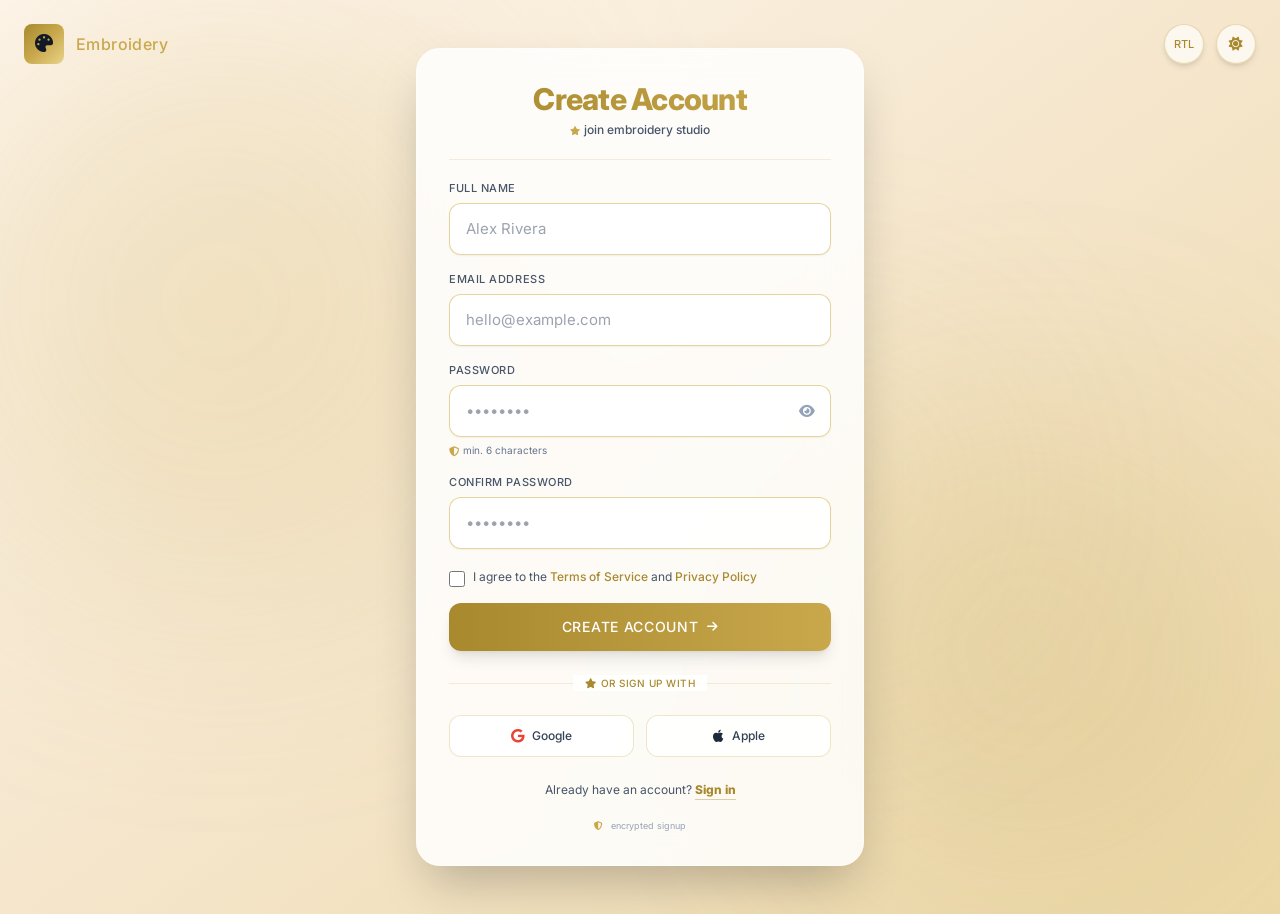
<file: signup.html>
<!DOCTYPE html>
<html lang="en" dir="ltr" class="scroll-smooth">

<head>
    <meta charset="UTF-8">
    <meta name="viewport" content="width=device-width, initial-scale=1.0, viewport-fit=cover">
    <title>Embroidery Studio • Sign Up — Create Account</title>
    <link rel="icon" type="img/jpg" href="img/assets/logo.jpg">
    <link rel="icon" type="image/svg+xml" href="data:image/svg+xml,<svg xmlns='http://www.w3.org/2000/svg' viewBox='0 0 100 100'><rect width='100' height='100' rx='20' fill='%23c9a84c'/><text x='50' y='68' font-family='serif' font-size='60' font-weight='bold' fill='white' text-anchor='middle'>E</text></svg>">

    <!-- Fonts -->
    <link rel="preconnect" href="https://fonts.googleapis.com">
    <link rel="preconnect" href="https://fonts.gstatic.com" crossorigin>
    <link href="https://fonts.googleapis.com/css2?family=Inter:opsz,wght@14..32,300;14..32,400;14..32,600;14..32,700;14..32,800&family=Plus+Jakarta+Sans:wght@300;400;500;600;700;800&display=swap" rel="stylesheet">

    <!-- Font Awesome 6 -->
    <link rel="stylesheet" href="https://cdnjs.cloudflare.com/ajax/libs/font-awesome/6.4.0/css/all.min.css">

    <!-- Tailwind CSS via CDN -->
    <script src="tailwind.js"></script>
    
    <!-- custom styling / gold theme -->
    <style>
        * {
            margin: 0;
            padding: 0;
            box-sizing: border-box;
        }

        body {
            font-family: 'Inter', 'Plus Jakarta Sans', system-ui, -apple-system, sans-serif;
        }

        /* gold pulse for buttons */
        @keyframes goldPulse {
            0% {
                box-shadow: 0 0 0 0 rgba(201, 168, 76, 0.4), 0 0 0 0 rgba(168, 137, 46, 0.3);
            }
            70% {
                box-shadow: 0 0 0 12px rgba(201, 168, 76, 0), 0 0 0 6px rgba(168, 137, 46, 0);
            }
            100% {
                box-shadow: 0 0 0 0 rgba(201, 168, 76, 0), 0 0 0 0 rgba(168, 137, 46, 0);
            }
        }

        .gold-glow-btn {
            transition: all 0.3s cubic-bezier(0.2, 0.9, 0.4, 1.1);
        }
        .gold-glow-btn:hover {
            transform: translateY(-2px);
            animation: goldPulse 1.2s infinite;
        }
        
        /* custom focus rings */
        input:focus {
            outline: none;
        }
        .focus-ring-gold:focus {
            border-color: #d4b85c;
            box-shadow: 0 0 0 3px rgba(201, 168, 76, 0.3);
        }
        
        /* custom scroll */
        ::-webkit-scrollbar {
            width: 5px;
        }
        ::-webkit-scrollbar-track {
            background: #faf6f1;
        }
        ::-webkit-scrollbar-thumb {
            background: #c9a84c;
            border-radius: 12px;
        }
        
        /* RTL safe */
        [dir="rtl"] .rtl-flip-icon {
            display: inline-block;
            transform: rotate(180deg);
        }
        [dir="rtl"] .pl-4 {
            padding-left: 0;
            padding-right: 1rem;
        }
        [dir="rtl"] .left-0 {
            left: auto;
            right: 0;
        }
        [dir="rtl"] .right-0 {
            right: auto;
            left: 0;
        }
        [dir="rtl"] .text-left {
            text-align: right;
        }

    </style>
</head>

<body class="antialiased bg-gradient-to-br from-[#FFF8F0] via-[#F5E6CC] to-[#EDD9A8] min-h-screen relative overflow-x-hidden">

    <!-- Dynamic gold background overlays -->
    <div class="fixed inset-0 z-0 pointer-events-none">
        <div class="absolute inset-0 bg-[url('data:image/svg+xml,%3Csvg xmlns=\'http://www.w3.org/2000/svg\' viewBox=\'0 0 1440 320\'%3E%3Cpath fill=\'%23c9a84c\' fill-opacity=\'0.08\' d=\'M0,192L48,186.7C96,181,192,171,288,176C384,181,480,203,576,208C672,213,768,203,864,186.7C960,171,1056,149,1152,149.3C1248,149,1344,171,1392,181.3L1440,192L1440,320L1392,320C1344,320,1248,320,1152,320C1056,320,960,320,864,320C768,320,672,320,576,320C480,320,384,320,288,320C192,320,96,320,48,320L0,320Z\'%3E%3C/path%3E%3C/svg%3E')] bg-no-repeat bg-bottom bg-contain opacity-40"></div>
        <div class="absolute top-0 -left-20 w-[600px] h-[600px] bg-[#c9a84c] rounded-full blur-[130px] opacity-20"></div>
        <div class="absolute bottom-0 right-0 w-[500px] h-[500px] bg-[#a8892e] rounded-full blur-[120px] opacity-15"></div>
        <div class="absolute top-1/3 left-1/2 w-[400px] h-[400px] bg-[#e8d48b] rounded-full blur-[100px] opacity-10"></div>
    </div>

    <!-- Header / Logo -->
    <div class="fixed top-6 left-6 z-50">
        <a href="index.html" class="flex items-center gap-3 group">
          <div class="w-10 h-10 rounded-lg flex items-center justify-center text-gray-900 font-medium text-lg transition-all duration-500 group-hover:rotate-12 group-hover:scale-110" style="background: linear-gradient(135deg, #a8892e, #c9a84c, #e8d48b);">
            <i class="fas fa-palette text-lg"></i>
          </div>
          <span class="text-base font-medium tracking-wide" style="color: #c9a84c;">Embroidery</span>
        </a>
    </div>

    <!-- top-right tools: RTL + Theme toggle -->
    <div class="fixed top-6 right-6 z-50 flex items-center gap-3">
        <button id="rtlToggle" class="w-10 h-10 rounded-full bg-white/70 backdrop-blur-sm border border-[#c9a84c]/40 flex items-center justify-center text-[#a8892e] hover:bg-[#a8892e] hover:text-white transition-all shadow-md" title="Toggle RTL">
            <span class="text-[11px] font-medium tracking-wide">RTL</span>
        </button>
        <button id="themeToggle" class="w-10 h-10 rounded-full bg-white/70 backdrop-blur-sm border border-[#c9a84c]/40 flex items-center justify-center text-[#a8892e] hover:bg-[#a8892e] hover:text-white transition-all shadow-md" title="Theme">
            <i id="themeIcon" class="fas fa-sun text-sm"></i>
        </button>
    </div>

    <!-- MAIN SIGNUP CARD -->
    <div class="relative z-10 min-h-screen w-full flex items-center justify-center px-4 py-24 md:py-12">
        <div class="w-full max-w-md transform transition-all duration-500">
            <div class="backdrop-blur-xl bg-white/85 dark:bg-slate-900/80 rounded-3xl shadow-2xl border border-white/40 dark:border-slate-700/50 overflow-hidden p-6 sm:p-8 transition-all duration-300 hover:shadow-[0_20px_40px_-12px_rgba(201,168,76,0.25)]">
                
                <!-- Header with crown icon -->
                <div class="text-center mb-5 border-b border-[#c9a84c]/20 pb-5">
                    
                    <h1 class="text-3xl font-extrabold tracking-tight bg-gradient-to-r from-[#a8892e] to-[#c9a84c] bg-clip-text text-transparent">Create Account</h1>
                    <p class="text-[0.75rem] font-medium text-slate-600 dark:text-slate-400 mt-1 flex items-center justify-center gap-1">
                        <i class="fas fa-star text-[#c9a84c] text-[9px]"></i> join embroidery studio
                    </p>
                </div>

                <!-- Signup Form -->
                <form id="signupForm" class="space-y-4">
                    <!-- Full Name -->
                    <div>
                        <label for="fullname" class="block text-[11px] font-medium uppercase tracking-wider text-slate-600 dark:text-slate-300 mb-1.5">
                            Full Name
                        </label>
                        <div class="relative">
                            <input type="text" id="fullname" required placeholder="Alex Rivera" 
                                class="w-full pl-4 pr-4 py-3.5 bg-white/90 dark:bg-slate-800/80 border border-[#d4b85c]/60 rounded-xl focus:border-[#a8892e] focus:ring-2 focus:ring-[#a8892e]/30 outline-none transition-all text-slate-800 dark:text-white text-[15px] shadow-sm">
                        </div>
                    </div>

                    <!-- Email Address -->
                    <div>
                        <label for="email" class="block text-[11px] font-medium uppercase tracking-wider text-slate-600 dark:text-slate-300 mb-1.5">
                            Email Address
                        </label>
                        <div class="relative">
                            <input type="email" id="email" required placeholder="hello@example.com" 
                                class="w-full pl-4 pr-4 py-3.5 bg-white/90 dark:bg-slate-800/80 border border-[#d4b85c]/60 rounded-xl focus:border-[#a8892e] focus:ring-2 focus:ring-[#a8892e]/30 outline-none transition-all text-slate-800 dark:text-white text-[15px] shadow-sm">
                        </div>
                    </div>

                    <!-- Password -->
                    <div>
                        <label for="password" class="block text-[11px] font-medium uppercase tracking-wider text-slate-600 dark:text-slate-300 mb-1.5">
                            Password
                        </label>
                        <div class="relative">
                            <input type="password" id="password" required placeholder="••••••••" 
                                class="w-full pl-4 pr-12 py-3.5 bg-white/90 dark:bg-slate-800/80 border border-[#d4b85c]/60 rounded-xl focus:border-[#a8892e] focus:ring-2 focus:ring-[#a8892e]/30 outline-none transition-all text-slate-800 dark:text-white text-[15px] shadow-sm">
                            <button type="button" onclick="togglePassword()" class="absolute inset-y-0 right-0 pr-4 flex items-center text-slate-400 hover:text-[#a8892e] transition-colors">
                                <i id="eyeIcon" class="fas fa-eye text-sm"></i>
                            </button>
                        </div>
                        <p class="text-[10px] text-slate-500 mt-1.5 flex items-center gap-1"><i class="fas fa-shield-alt text-[#c9a84c]"></i> min. 6 characters</p>
                    </div>

                    <!-- Confirm Password -->
                    <div>
                        <label for="confirmPassword" class="block text-[11px] font-medium uppercase tracking-wider text-slate-600 dark:text-slate-300 mb-1.5">
                            Confirm Password
                        </label>
                        <div class="relative">
                            <input type="password" id="confirmPassword" required placeholder="••••••••" 
                                class="w-full pl-4 pr-4 py-3.5 bg-white/90 dark:bg-slate-800/80 border border-[#d4b85c]/60 rounded-xl focus:border-[#a8892e] focus:ring-2 focus:ring-[#a8892e]/30 outline-none transition-all text-slate-800 dark:text-white text-[15px] shadow-sm">
                        </div>
                    </div>

                    <!-- Terms & Conditions -->
                    <div class="flex items-start gap-2 pt-1">
                        <input type="checkbox" id="termsCheck" class="mt-0.5 w-4 h-4 rounded border-[#c9a84c] text-[#a8892e] focus:ring-[#a8892e] accent-[#a8892e]">
                        <label for="termsCheck" class="text-xs text-slate-600 dark:text-slate-400 leading-tight">
                            I agree to the <a href="#" id="termsLink" class="text-[#a8892e] font-medium hover:underline">Terms of Service</a> and <a href="#" class="text-[#a8892e] font-medium hover:underline">Privacy Policy</a>
                        </label>
                    </div>

                    <!-- Submit Button -->
                    <button type="submit" id="signupBtn" class="gold-glow-btn w-full mt-3 py-3.5 bg-gradient-to-r from-[#a8892e] to-[#c9a84c] text-white rounded-xl font-medium text-sm uppercase tracking-wider shadow-lg hover:shadow-[#a8892e]/40 transition-all flex items-center justify-center gap-2 group">
                        <span>Create Account</span>
                        <i class="fas fa-arrow-right text-xs rtl-flip-icon group-hover:translate-x-1 transition-transform"></i>
                    </button>
                </form>

                <!-- Divider -->
                <div class="relative my-6">
                    <div class="absolute inset-0 flex items-center">
                        <div class="w-full border-t border-[#c9a84c]/20"></div>
                    </div>
                    <div class="relative flex justify-center text-xs">
                        <span class="px-3 bg-white/90 dark:bg-slate-900/80 text-[#a8892e] font-medium uppercase tracking-wider text-[10px] flex items-center gap-1">
                            <i class="fas fa-star"></i> or sign up with
                        </span>
                    </div>
                </div>

                <!-- Social signup options -->
                <div class="grid grid-cols-2 gap-3">
                    <button id="googleSignupBtn" class="flex items-center justify-center gap-2 py-2.5 px-3 bg-white/90 dark:bg-slate-800/70 border border-[#c9a84c]/30 rounded-xl hover:border-[#a8892e] hover:bg-white/100 transition-all text-xs font-medium text-slate-700 dark:text-white">
                        <i class="fab fa-google text-[#ea4335] text-sm"></i> Google
                    </button>
                    <button id="appleSignupBtn" class="flex items-center justify-center gap-2 py-2.5 px-3 bg-white/90 dark:bg-slate-800/70 border border-[#c9a84c]/30 rounded-xl hover:border-[#a8892e] hover:bg-white/100 transition-all text-xs font-medium text-slate-700 dark:text-white">
                        <i class="fab fa-apple text-slate-800 dark:text-white text-sm"></i> Apple
                    </button>
                </div>

                <!-- Login link -->
                <p class="mt-6 text-center text-[12px] text-slate-600 dark:text-slate-400">
                    Already have an account? 
                    <a href="#" id="loginRedirect" class="font-extrabold text-[#a8892e] hover:text-[#c9a84c] border-b border-[#a8892e]/40 hover:border-[#c9a84c] transition-all pb-0.5">Sign in</a>
                </p>
                
                <!-- micro secure -->
                <div class="mt-5 text-center text-[9px] text-slate-400 flex items-center justify-center gap-2">
                    <i class="fas fa-shield-alt text-[#c9a84c]"></i> encrypted signup
                </div>
            </div>
        </div>
    </div>

    <!-- Toast Notifications -->
    <div id="toastMessage" class="fixed bottom-8 left-1/2 -translate-x-1/2 bg-slate-900/90 backdrop-blur-lg text-white px-5 py-2.5 rounded-full shadow-xl flex items-center gap-2 text-sm font-medium z-50 transition-all duration-300 opacity-0 pointer-events-none">
        <i class="fas fa-circle-check text-[#c9a84c]"></i>
        <span id="toastText">Action completed</span>
    </div>

    <script>
        // -------------------------------
        // PASSWORD TOGGLE
        // -------------------------------
        function togglePassword() {
            const passInput = document.getElementById('password');
            const eyeIcon = document.getElementById('eyeIcon');
            if (passInput.type === 'password') {
                passInput.type = 'text';
                eyeIcon.classList.remove('fa-eye');
                eyeIcon.classList.add('fa-eye-slash');
            } else {
                passInput.type = 'password';
                eyeIcon.classList.remove('fa-eye-slash');
                eyeIcon.classList.add('fa-eye');
            }
        }

        // -------------------------------
        // DARK MODE
        // -------------------------------
        const htmlEl = document.documentElement;
        const themeBtn = document.getElementById('themeToggle');
        const themeIcon = document.getElementById('themeIcon');
        
        function applyThemePreference() {
            const storedTheme = localStorage.getItem('gold-theme');
            const prefersDark = window.matchMedia('(prefers-color-scheme: dark)').matches;
            const isDark = storedTheme === 'dark' || (storedTheme === null && prefersDark);
            if (isDark) {
                htmlEl.classList.add('dark');
                if(themeIcon) themeIcon.className = 'fas fa-moon text-sm';
            } else {
                htmlEl.classList.remove('dark');
                if(themeIcon) themeIcon.className = 'fas fa-sun text-sm';
            }
        }
        
        function toggleThemeMode() {
            if (htmlEl.classList.contains('dark')) {
                htmlEl.classList.remove('dark');
                localStorage.setItem('gold-theme', 'light');
                if(themeIcon) themeIcon.className = 'fas fa-sun text-sm';
            } else {
                htmlEl.classList.add('dark');
                localStorage.setItem('gold-theme', 'dark');
                if(themeIcon) themeIcon.className = 'fas fa-moon text-sm';
            }
        }
        
        if (themeBtn) themeBtn.addEventListener('click', toggleThemeMode);
        applyThemePreference();
        
        const bgObserver = new MutationObserver(() => {
            if (htmlEl.classList.contains('dark')) {
                document.body.style.background = 'radial-gradient(circle at 10% 20%, #1a1a2e, #0a0a14)';
            } else {
                document.body.style.background = '';
            }
        });
        bgObserver.observe(htmlEl, { attributes: true, attributeFilter: ['class'] });
        
        // -------------------------------
        // RTL TOGGLE
        // -------------------------------
        const rtlBtn = document.getElementById('rtlToggle');
        function setRTL(value) {
            if (value) {
                htmlEl.setAttribute('dir', 'rtl');
                localStorage.setItem('gold-rtl', 'true');
            } else {
                htmlEl.setAttribute('dir', 'ltr');
                localStorage.setItem('gold-rtl', 'false');
            }
        }
        function toggleRTL() {
            const currentDir = htmlEl.getAttribute('dir');
            setRTL(currentDir !== 'rtl');
        }
        function applyStoredRTL() {
            const stored = localStorage.getItem('gold-rtl');
            if (stored === 'true') htmlEl.setAttribute('dir', 'rtl');
            else htmlEl.setAttribute('dir', 'ltr');
        }
        if (rtlBtn) rtlBtn.addEventListener('click', toggleRTL);
        applyStoredRTL();
        
        // -------------------------------
        // TOAST HELPER
        // -------------------------------
        const toastDiv = document.getElementById('toastMessage');
        const toastTextSpan = document.getElementById('toastText');
        function showToast(message, isError = false) {
            if (!toastDiv) return;
            toastTextSpan.innerText = message;
            toastDiv.classList.remove('opacity-0', 'pointer-events-none');
            toastDiv.classList.add('opacity-100', 'pointer-events-auto');
            toastDiv.style.backgroundColor = isError ? '#9b2c2ccc' : '#1a1a2ecc';
            setTimeout(() => {
                toastDiv.classList.add('opacity-0', 'pointer-events-none');
                toastDiv.classList.remove('opacity-100', 'pointer-events-auto');
            }, 2500);
        }
        
        // -------------------------------
        // SIGNUP FORM VALIDATION & SUBMIT
        // -------------------------------
        const signupForm = document.getElementById('signupForm');
        const signupBtn = document.getElementById('signupBtn');
        
        signupForm.addEventListener('submit', (e) => {
            e.preventDefault();
            
            const fullname = document.getElementById('fullname').value.trim();
            const email = document.getElementById('email').value.trim();
            const password = document.getElementById('password').value;
            const confirmPwd = document.getElementById('confirmPassword').value;
            const termsChecked = document.getElementById('termsCheck').checked;
            
            if (!fullname) {
                showToast('Please enter your full name', true);
                return;
            }
            if (!email || !email.includes('@')) {
                showToast('Enter a valid email address', true);
                return;
            }
            if (password.length < 6) {
                showToast('Password must be at least 6 characters', true);
                return;
            }
            if (password !== confirmPwd) {
                showToast('Passwords do not match', true);
                return;
            }
            if (!termsChecked) {
                showToast('Please accept the Terms & Privacy policy', true);
                return;
            }
            
            const originalText = signupBtn.innerHTML;
            signupBtn.disabled = true;
            signupBtn.innerHTML = '<i class="fas fa-spinner fa-spin mr-2"></i> creating account...';
            signupBtn.classList.add('opacity-80');
            
            setTimeout(() => {
                showToast('Account created successfully! Redirecting to dashboard...', false);
                
                setTimeout(() => {
                    window.location.href = 'user.html';
                }, 1200);
            }, 1300);
        });
        
        // -------------------------------
        // SOCIAL SIGNUP MOCK
        // -------------------------------
        document.getElementById('googleSignupBtn')?.addEventListener('click', (e) => {
            e.preventDefault();
            showToast('Google signup demo — coming soon', false);
        });
        document.getElementById('appleSignupBtn')?.addEventListener('click', (e) => {
            e.preventDefault();
            showToast('Apple ID signup — coming soon', false);
        });
        
        // -------------------------------
        // REDIRECT TO LOGIN PAGE
        // -------------------------------
        const loginRedirect = document.getElementById('loginRedirect');
        if (loginRedirect) {
            loginRedirect.addEventListener('click', (e) => {
                e.preventDefault();
                showToast('Redirecting to login...', false);
                setTimeout(() => {
                    window.location.href = 'login.html';
                }, 500);
            });
        }
        
        const termsLink = document.getElementById('termsLink');
        if (termsLink) {
            termsLink.addEventListener('click', (e) => {
                e.preventDefault();
                showToast('Terms of Service: standard embroidery studio terms apply.', false);
            });
        }
        
        console.log("Embroidery Studio Signup — responsive, ready");
    </script>
</body>
</html>
</file>
<file: css/style.css>
@import url('https://fonts.googleapis.com/css2?family=Playfair+Display:wght@400;500;600;700;800;900&family=Inter:wght@300;400;500;600;700;800;900&family=Cormorant+Garamond:wght@400;500;600;700&display=swap');

:root {
  --gold: #c9a84c;
  --gold-light: #e8d48b;
  --gold-dark: #a8892e;
  --cream: #fff8f0;
  --charcoal: #1a1a2e;
  --charcoal-light: #2d2d44;
  --burgundy: #6b1d2c;
  --burgundy-light: #8b2d3c;
  --navy: #0f1a2e;
  --navy-light: #1a2a4e;
  --off-white: #faf6f1;
  --text-dark: #1a1a2e;
  --text-light: #faf6f1;
  --glass-bg: rgba(255, 255, 255, 0.08);
  --glass-border: rgba(255, 255, 255, 0.15);
  --shadow-soft: 0 8px 32px rgba(0, 0, 0, 0.1);
  --shadow-medium: 0 15px 50px rgba(0, 0, 0, 0.15);
  --shadow-hard: 0 20px 60px rgba(0, 0, 0, 0.25);
  --transition: all 0.4s cubic-bezier(0.25, 0.46, 0.45, 0.94);
  --navbar-height: 80px;
}

[data-theme="dark"] {
  --bg-primary: #0a0a14;
  --bg-secondary: #12121f;
  --bg-card: #1a1a2e;
  --bg-cta: #111827;
  --text-primary: #f0ece4;
  --text-secondary: #a8a4a0;
  --border-color: rgba(255, 255, 255, 0.06);
  --glass-bg: rgba(255, 255, 255, 0.04);
  --sidebar-bg: rgba(18, 18, 31, 0.95);
  --card-bg: #1a1a2e;
  --hover-bg: rgba(255, 255, 255, 0.04);
}

[data-theme="light"] {
  --bg-primary: #faf6f1;
  --bg-secondary: #f5efe8;
  --bg-card: #ffffff;
  --bg-cta: var(--gold);
  --text-primary: #1a1a2e;
  --text-secondary: #5a5a6e;
  --border-color: rgba(0, 0, 0, 0.06);
  --glass-bg: rgba(255, 255, 255, 0.6);
  --sidebar-bg: rgba(255, 255, 255, 0.95);
  --card-bg: #ffffff;
  --hover-bg: rgba(0, 0, 0, 0.02);
}

* {
  margin: 0;
  padding: 0;
  box-sizing: border-box;
}

html {
  scroll-behavior: smooth;
  overflow-x: hidden;
}

body {
  font-family: 'Inter', sans-serif;
  font-weight: 400;
  background: var(--bg-primary);
  color: var(--text-primary);
  transition: background 0.3s ease, color 0.3s ease;
  overflow-x: hidden;
  padding-top: var(--navbar-height);
}

h1, h2, h3, h4, h5, h6 {
  font-family: 'Playfair Display', serif;
}

/* Heading font family */
h1, h2, h3, h4, h5, h6 { font-weight: 500; }

.font-serif { font-family: 'Playfair Display', serif; }
.font-cormorant { font-family: 'Cormorant Garamond', serif; }
.font-inter { font-family: 'Inter', sans-serif; }

.text-gold { color: var(--gold); }
.text-gold-light { color: var(--gold-light); }
.bg-gold { background: var(--gold); }
.bg-gold-dark { background: var(--gold-dark); }
.border-gold { border-color: var(--gold); }

.gradient-gold {
  background: linear-gradient(135deg, var(--gold-dark), var(--gold), var(--gold-light));
}

.gradient-dark {
  background: linear-gradient(135deg, var(--navy), var(--charcoal));
}

.gradient-burgundy {
  background: linear-gradient(135deg, var(--burgundy), #8b2d3c);
}

.gradient-text {
  background: linear-gradient(135deg, var(--gold-dark), var(--gold), var(--gold-light));
  -webkit-background-clip: text;
  -webkit-text-fill-color: transparent;
  background-clip: text;
}

.glass {
  background: var(--glass-bg);
  backdrop-filter: blur(20px);
  -webkit-backdrop-filter: blur(20px);
  border: 1px solid var(--glass-border);
}

.glass-card {
  background: var(--card-bg);
  border: 1px solid var(--border-color);
  backdrop-filter: blur(10px);
  box-shadow: var(--shadow-soft);
  transition: var(--transition);
}

.glass-card:hover {
  box-shadow: var(--shadow-medium);
  transform: translateY(-5px);
}

.btn-primary {
  background: linear-gradient(135deg, var(--gold-dark), var(--gold), var(--gold-light));
  color: #1a1a2e;
  font-weight: 600;
  padding: 14px 36px;
  border-radius: 50px;
  border: none;
  cursor: pointer;
  transition: var(--transition);
  position: relative;
  overflow: hidden;
  display: inline-flex;
  align-items: center;
  gap: 10px;
  text-decoration: none;
  letter-spacing: 0.5px;
}

.btn-primary:hover {
  transform: translateY(-3px);
  box-shadow: 0 10px 40px rgba(201, 168, 76, 0.4);
}

.btn-primary::after {
  content: '';
  position: absolute;
  top: 50%;
  left: 50%;
  width: 0;
  height: 0;
  background: rgba(255, 255, 255, 0.3);
  border-radius: 50%;
  transform: translate(-50%, -50%);
  transition: width 0.6s, height 0.6s;
}

.btn-primary:active::after {
  width: 300px;
  height: 300px;
}

.btn-outline {
  background: transparent;
  color: var(--gold);
  border: 2px solid var(--gold);
  padding: 13px 35px;
  border-radius: 50px;
  font-weight: 600;
  cursor: pointer;
  transition: var(--transition);
  display: inline-flex;
  align-items: center;
  gap: 10px;
  text-decoration: none;
  letter-spacing: 0.5px;
}

.btn-outline:hover {
  background: var(--gold);
  color: var(--charcoal);
  transform: translateY(-3px);
  box-shadow: 0 10px 40px rgba(201, 168, 76, 0.3);
}

.btn-dark {
  background: var(--charcoal);
  color: var(--gold);
  border: none;
  padding: 14px 36px;
  border-radius: 50px;
  font-weight: 600;
  cursor: pointer;
  transition: var(--transition);
  display: inline-flex;
  align-items: center;
  gap: 10px;
  text-decoration: none;
}

.btn-dark:hover {
  background: var(--gold);
  color: var(--charcoal);
  transform: translateY(-3px);
  box-shadow: 0 10px 40px rgba(201, 168, 76, 0.3);
}

.section-padding {
  padding: 100px 0;
}

.section-title {
  font-size: clamp(2rem, 5vw, 3.5rem);
  font-weight: 800;
  line-height: 1.1;
  margin-bottom: 20px;
}

.section-subtitle {
  font-size: clamp(0.9rem, 2vw, 1.1rem);
  color: var(--text-secondary);
  max-width: 600px;
  line-height: 1.7;
}

.gold-divider {
  width: 80px;
  height: 3px;
  background: linear-gradient(90deg, var(--gold-dark), var(--gold), var(--gold-light));
  margin: 20px 0;
  border-radius: 10px;
}

@keyframes float {
  0%, 100% { transform: translateY(0px); }
  50% { transform: translateY(-20px); }
}

@keyframes float-slow {
  0%, 100% { transform: translateY(0px) rotate(0deg); }
  33% { transform: translateY(-10px) rotate(2deg); }
  66% { transform: translateY(-5px) rotate(-1deg); }
}

@keyframes shimmer {
  0% { background-position: -200% 0; }
  100% { background-position: 200% 0; }
}

@keyframes pulse-glow {
  0%, 100% { box-shadow: 0 0 20px rgba(201, 168, 76, 0.2); }
  50% { box-shadow: 0 0 40px rgba(201, 168, 76, 0.5); }
}

@keyframes text-reveal {
  0% { opacity: 0; transform: translateY(30px); }
  100% { opacity: 1; transform: translateY(0); }
}

@keyframes fade-in-up {
  from { opacity: 0; transform: translateY(40px); }
  to { opacity: 1; transform: translateY(0); }
}

@keyframes fade-in-left {
  from { opacity: 0; transform: translateX(-60px); }
  to { opacity: 1; transform: translateX(0); }
}

@keyframes fade-in-right {
  from { opacity: 0; transform: translateX(60px); }
  to { opacity: 1; transform: translateX(0); }
}

@keyframes scale-in {
  from { opacity: 0; transform: scale(0.8); }
  to { opacity: 1; transform: scale(1); }
}

@keyframes rotate-in {
  from { opacity: 0; transform: rotate(-10deg) scale(0.9); }
  to { opacity: 1; transform: rotate(0) scale(1); }
}

@keyframes marquee {
  0% { transform: translateX(0); }
  100% { transform: translateX(-50%); }
}

@keyframes ripple {
  to { transform: scale(4); opacity: 0; }
}

.animate-float { animation: float 6s ease-in-out infinite; }
.animate-float-slow { animation: float-slow 8s ease-in-out infinite; }
.animate-pulse-glow { animation: pulse-glow 3s ease-in-out infinite; }

.reveal {
  opacity: 0;
  transform: translateY(40px);
  transition: all 0.8s cubic-bezier(0.25, 0.46, 0.45, 0.94);
}

.reveal.active {
  opacity: 1;
  transform: translateY(0);
}

.reveal-left {
  opacity: 0;
  transform: translateX(-60px);
  transition: all 0.8s cubic-bezier(0.25, 0.46, 0.45, 0.94);
}

.reveal-left.active {
  opacity: 1;
  transform: translateX(0);
}

.reveal-right {
  opacity: 0;
  transform: translateX(60px);
  transition: all 0.8s cubic-bezier(0.25, 0.46, 0.45, 0.94);
}

.reveal-right.active {
  opacity: 1;
  transform: translateX(0);
}

.reveal-scale {
  opacity: 0;
  transform: scale(0.8);
  transition: all 0.8s cubic-bezier(0.25, 0.46, 0.45, 0.94);
}

.reveal-scale.active {
  opacity: 1;
  transform: scale(1);
}

.tilt-card {
  transition: transform 0.5s cubic-bezier(0.25, 0.46, 0.45, 0.94);
  transform-style: preserve-3d;
  perspective: 1000px;
}

[dir="rtl"] {
  text-align: right;
}

[dir="rtl"] .ml-auto { margin-left: 0; margin-right: auto; }
[dir="rtl"] .mr-auto { margin-right: 0; margin-left: auto; }

::-webkit-scrollbar {
  width: 6px;
}

::-webkit-scrollbar-track {
  background: var(--bg-primary);
}

::-webkit-scrollbar-thumb {
  background: var(--gold);
  border-radius: 10px;
}

.marquee-container {
  overflow: hidden;
  width: 100%;
}

.marquee-content {
  display: flex;
  animation: marquee 30s linear infinite;
  width: fit-content;
}

.marquee-content:hover {
  animation-play-state: paused;
}

.gradient-border {
  position: relative;
  border-radius: 16px;
  background: var(--bg-card);
}

.gradient-border::before {
  content: '';
  position: absolute;
  inset: -2px;
  border-radius: 18px;
  background: linear-gradient(135deg, var(--gold-dark), var(--gold), var(--gold-light));
  z-index: -1;
  opacity: 0;
  transition: opacity 0.4s ease;
}

.gradient-border:hover::before {
  opacity: 1;
}

.counter-value {
  display: inline-block;
}

.tilt-wrapper {
  perspective: 1500px;
}

.grid-overlap {
  display: grid;
  grid-template-columns: 1fr;
}

.grid-overlap > * {
  grid-area: 1 / 1;
}

.bg-noise {
  position: relative;
}

.bg-noise::before {
  content: '';
  position: absolute;
  inset: 0;
  opacity: 0.03;
  background-image: url("data:image/svg+xml,%3Csvg viewBox='0 0 256 256' xmlns='http://www.w3.org/2000/svg'%3E%3Cfilter id='noise'%3E%3CfeTurbulence type='fractalNoise' baseFrequency='0.9' numOctaves='4' stitchTiles='stitch'/%3E%3C/filter%3E%3Crect width='100%25' height='100%25' filter='url(%23noise)'/%3E%3C/svg%3E");
  pointer-events: none;
}

.shape-divider {
  position: relative;
}

.shape-divider svg {
  position: absolute;
  bottom: 0;
  width: 100%;
  height: 100px;
}

.img-grid-2 {
  display: grid;
  grid-template-columns: 1fr 1fr;
  gap: 20px;
}

.img-grid-3 {
  display: grid;
  grid-template-columns: repeat(3, 1fr);
  gap: 15px;
}

.img-grid-4 {
  display: grid;
  grid-template-columns: repeat(2, 1fr);
  gap: 12px;
}

.img-grid-item {
  overflow: hidden;
  border-radius: 12px;
  position: relative;
}

.img-grid-item img {
  width: 100%;
  height: 100%;
  object-fit: cover;
  transition: transform 0.6s ease;
}

.img-grid-item:hover img {
  transform: scale(1.1);
}

.glow-follower {
  position: fixed;
  width: 300px;
  height: 300px;
  border-radius: 50%;
  background: radial-gradient(circle, rgba(201, 168, 76, 0.08) 0%, transparent 70%);
  pointer-events: none;
  transform: translate(-50%, -50%);
  z-index: -1;
  transition: opacity 0.3s ease;
}

.typing-cursor::after {
  content: '|';
  animation: blink 1s step-end infinite;
  color: var(--gold);
}

@keyframes blink {
  50% { opacity: 0; }
}

.parallax-layer {
  will-change: transform;
}

.masonry {
  columns: 4;
  column-gap: 16px;
}

.masonry-item {
  break-inside: avoid;
  margin-bottom: 16px;
}

@media (max-width: 1024px) {
  .masonry { columns: 3; }
}

@media (max-width: 1024px) {
  footer .grid-cols-1.md\:grid-cols-2.lg\:grid-cols-4 {
    grid-template-columns: repeat(2, 1fr) !important;
  }
}

@media (max-width: 768px) {
  .masonry { columns: 2; }
  body { padding-top: 64px; }
  :root { --navbar-height: 64px; }
}

@media (max-width: 480px) {
  .masonry { columns: 1; }
}

.animated-gradient {
  background: linear-gradient(135deg, var(--navy), var(--charcoal), var(--burgundy), var(--navy));
  background-size: 400% 400%;
  animation: gradient-shift 15s ease infinite;
}

@keyframes gradient-shift {
  0% { background-position: 0% 50%; }
  50% { background-position: 100% 50%; }
  100% { background-position: 0% 50%; }
}

.glow-card {
  position: relative;
  overflow: hidden;
}

.glow-card::after {
  content: '';
  position: absolute;
  top: var(--mouse-y, 50%);
  left: var(--mouse-x, 50%);
  width: 300px;
  height: 300px;
  background: radial-gradient(circle, rgba(201, 168, 76, 0.1), transparent 60%);
  transform: translate(-50%, -50%);
  pointer-events: none;
  opacity: 0;
  transition: opacity 0.3s ease;
}

.glow-card:hover::after {
  opacity: 1;
}

[data-anim] {
  opacity: 0;
  transition: all 0.8s cubic-bezier(0.25, 0.46, 0.45, 0.94);
}

[data-anim].animated {
  opacity: 1;
  transform: translateY(0) scale(1) !important;
}

[data-anim="fade-up"] { transform: translateY(40px); }
[data-anim="fade-down"] { transform: translateY(-40px); }
[data-anim="fade-left"] { transform: translateX(-60px); }
[data-anim="fade-right"] { transform: translateX(60px); }
[data-anim="scale-up"] { transform: scale(0.8); }
[data-anim="rotate-in"] { transform: rotate(-10deg) scale(0.9); }

.ripple-btn {
  position: relative;
  overflow: hidden;
}

.ripple-btn .ripple-effect {
  position: absolute;
  border-radius: 50%;
  background: rgba(255, 255, 255, 0.4);
  transform: scale(0);
  animation: ripple 0.6s linear;
  pointer-events: none;
}

.scroll-progress {
  position: fixed;
  top: 0;
  left: 0;
  width: 0%;
  height: 3px;
  background: linear-gradient(90deg, var(--gold-dark), var(--gold));
  z-index: 999;
  transition: width 0.1s ease;
}

.dashboard-sidebar {
  width: 280px;
  height: 100vh;
  position: fixed;
  top: 0;
  left: 0;
  z-index: 100;
  background: var(--sidebar-bg);
  backdrop-filter: blur(20px);
  border-right: 1px solid var(--border-color);
  transition: var(--transition);
  overflow-y: auto;
}

.dashboard-main {
  margin-left: 280px;
  min-height: 100vh;
  background: var(--bg-primary);
}

@media (max-width: 768px) {
  .dashboard-sidebar {
    transform: translateX(-100%);
  }
  .dashboard-sidebar.open {
    transform: translateX(0);
  }
  .dashboard-main {
    margin-left: 0;
  }
}

.stat-card {
  transition: var(--transition);
}

.stat-card:hover {
  transform: translateY(-5px);
  box-shadow: var(--shadow-medium);
}

.notification-badge {
  position: absolute;
  top: -5px;
  right: -5px;
  min-width: 20px;
  height: 20px;
  border-radius: 10px;
  background: var(--burgundy);
  color: white;
  font-size: 11px;
  display: flex;
  align-items: center;
  justify-content: center;
  font-weight: 600;
}

.status-pending { background: #f59e0b; }
.status-completed { background: #10b981; }
.status-processing { background: #3b82f6; }
.status-cancelled { background: #ef4444; }

.navbar-glass {
  background: var(--glass-bg);
  backdrop-filter: blur(20px);
  -webkit-backdrop-filter: blur(20px);
  border-bottom: 1px solid var(--glass-border);
}

.toggle-switch {
  position: relative;
  width: 60px;
  height: 30px;
  background: var(--border-color);
  border-radius: 15px;
  cursor: pointer;
  transition: var(--transition);
}

.toggle-switch.active {
  background: var(--gold);
}

.toggle-knob {
  position: absolute;
  top: 3px;
  left: 3px;
  width: 24px;
  height: 24px;
  background: white;
  border-radius: 50%;
  transition: var(--transition);
}

.toggle-switch.active .toggle-knob {
  left: 33px;
}

.filter-btn {
  padding: 10px 24px;
  border-radius: 50px;
  border: 1px solid var(--border-color);
  background: transparent;
  color: var(--text-secondary);
  cursor: pointer;
  transition: var(--transition);
  font-size: 0.9rem;
}

.filter-btn:hover, .filter-btn.active {
  background: var(--gold);
  color: var(--charcoal);
  border-color: var(--gold);
}

.input-group {
  position: relative;
  margin-bottom: 24px;
}

.input-group input,
.input-group textarea,
.input-group select {
  width: 100%;
  padding: 16px 20px;
  background: var(--bg-card);
  border: 1px solid var(--border-color);
  border-radius: 12px;
  color: var(--text-primary);
  font-size: 1rem;
  transition: var(--transition);
  outline: none;
}

.input-group input:focus,
.input-group textarea:focus,
.input-group select:focus {
  border-color: var(--gold);
  box-shadow: 0 0 0 3px rgba(201, 168, 76, 0.1);
}

.input-group label {
  position: absolute;
  left: 20px;
  top: 50%;
  transform: translateY(-50%);
  color: var(--text-secondary);
  transition: var(--transition);
  pointer-events: none;
  background: var(--bg-card);
  padding: 0 5px;
}

.input-group textarea ~ label {
  top: 18px;
  transform: none;
}

.input-group input:focus ~ label,
.input-group input:not(:placeholder-shown) ~ label,
.input-group textarea:focus ~ label,
.input-group textarea:not(:placeholder-shown) ~ label {
  top: -10px;
  font-size: 0.8rem;
  color: var(--gold);
}

.testimonial-slider {
  overflow: hidden;
  position: relative;
}

.testimonial-track {
  display: flex;
  transition: transform 0.6s cubic-bezier(0.25, 0.46, 0.45, 0.94);
}

.accordion-item {
  border-bottom: 1px solid var(--border-color);
}

.accordion-header {
  padding: 20px 0;
  cursor: pointer;
  display: flex;
  justify-content: space-between;
  align-items: center;
  font-weight: 600;
  transition: var(--transition);
}

.accordion-header:hover {
  color: var(--gold);
}

.accordion-content {
  max-height: 0;
  overflow: hidden;
  transition: max-height 0.4s ease, padding 0.4s ease;
}

.accordion-content.open {
  max-height: 500px;
  padding-bottom: 20px;
}

.accordion-icon {
  transition: transform 0.3s ease;
}

.accordion-icon.rotated {
  transform: rotate(45deg);
}

.theme-toggle {
  width: 40px;
  height: 40px;
  border-radius: 50%;
  border: 1px solid var(--border-color);
  background: var(--glass-bg);
  cursor: pointer;
  display: flex;
  align-items: center;
  justify-content: center;
  transition: var(--transition);
  font-size: 1.2rem;
  color: var(--text-primary);
}

.theme-toggle:hover {
  border-color: var(--gold);
  background: rgba(201, 168, 76, 0.1);
}

.rtl-toggle {
  padding: 8px 16px;
  border-radius: 50px;
  border: 1px solid var(--border-color);
  background: var(--glass-bg);
  cursor: pointer;
  display: flex;
  align-items: center;
  justify-content: center;
  gap: 6px;
  transition: var(--transition);
  font-size: 0.8rem;
  font-weight: 600;
  color: var(--text-primary);
}

.rtl-toggle:hover {
  border-color: var(--gold);
  background: rgba(201, 168, 76, 0.1);
}

[data-tooltip] {
  position: relative;
}

[data-tooltip]::after {
  content: attr(data-tooltip);
  position: absolute;
  bottom: calc(100% + 8px);
  left: 50%;
  transform: translateX(-50%);
  padding: 6px 12px;
  background: var(--charcoal);
  color: white;
  font-size: 0.8rem;
  border-radius: 6px;
  white-space: nowrap;
  opacity: 0;
  pointer-events: none;
  transition: var(--transition);
}

[data-tooltip]:hover::after {
  opacity: 1;
}

.social-btn {
  width: 44px;
  height: 44px;
  border-radius: 50%;
  border: 1px solid var(--border-color);
  display: flex;
  align-items: center;
  justify-content: center;
  transition: var(--transition);
  cursor: pointer;
  color: var(--text-secondary);
  text-decoration: none;
}

.social-btn:hover {
  border-color: var(--gold);
  color: var(--gold);
  transform: translateY(-3px);
  box-shadow: 0 5px 20px rgba(201, 168, 76, 0.2);
}

.avatar {
  width: 48px;
  height: 48px;
  border-radius: 50%;
  object-fit: cover;
  border: 2px solid var(--gold);
}

.avatar-lg {
  width: 80px;
  height: 80px;
}

.avatar-xl {
  width: 120px;
  height: 120px;
}

.timeline {
  position: relative;
  padding-left: 30px;
}

.timeline::before {
  content: '';
  position: absolute;
  left: 8px;
  top: 0;
  bottom: 0;
  width: 2px;
  background: var(--border-color);
}

.timeline-item {
  position: relative;
  padding-bottom: 30px;
}

.timeline-item::before {
  content: '';
  position: absolute;
  left: -22px;
  top: 4px;
  width: 12px;
  height: 12px;
  border-radius: 50%;
  background: var(--gold);
  border: 2px solid var(--bg-primary);
}

.timeline-item.completed::before {
  background: #10b981;
}

.timeline-item.pending::before {
  background: #f59e0b;
}

.star-rating {
  display: inline-flex;
  gap: 4px;
}

.star-rating .star {
  color: var(--border-color);
  font-size: 1.2rem;
  cursor: pointer;
  transition: var(--transition);
}

.star-rating .star.active {
  color: var(--gold);
}

.progress-bar {
  width: 100%;
  height: 8px;
  background: var(--border-color);
  border-radius: 10px;
  overflow: hidden;
}

.progress-fill {
  height: 100%;
  border-radius: 10px;
  background: linear-gradient(90deg, var(--gold-dark), var(--gold));
  transition: width 1s ease;
}

@media (max-width: 1200px) {
  .section-padding { padding: 80px 0; }
}

@media (max-width: 768px) {
  .section-padding { padding: 60px 0; }
  .section-title { font-size: clamp(1.8rem, 6vw, 2.5rem); }
}

@media (max-width: 480px) {
  .section-padding { padding: 40px 0; }
}

@media (max-width: 360px) {
  header h1 { font-size: 14px !important; }
  header .text-xs { font-size: 9px !important; }
  header .top-actions .hidden\:sm\:flex,
  header .top-actions .sm\:flex { display: none !important; }
  header .top-actions .sm\:hidden { display: flex !important; }
  header .top-actions { gap: 6px; }
  header .top-actions button { width: 32px; height: 32px; padding: 6px; }
  .stat-grid { grid-template-columns: 1fr 1fr !important; }
}

.hero-full {
  min-height: 100vh;
  height: 100vh;
  display: flex;
  align-items: center;
}

.hero-centered {
  text-align: center;
  display: flex;
  flex-direction: column;
  align-items: center;
  justify-content: center;
}

.hero-centered .max-w-3xl {
  margin: 0 auto;
  text-align: center;
}

.hero-centered .flex-wrap {
  justify-content: center;
}

.dashboard-section {
  display: none;
}

.dashboard-section.active {
  display: block;
}

.sidebar-link {
  display: flex;
  align-items: center;
  gap: 12px;
  padding: 12px 16px;
  border-radius: 12px;
  font-size: 0.9rem;
  transition: all 0.2s ease;
  cursor: pointer;
  color: var(--text-secondary);
  text-decoration: none;
}

.sidebar-link:hover {
  background: var(--hover-bg);
  color: var(--text-primary);
}

.sidebar-link.active {
  background: rgba(201, 168, 76, 0.1);
  color: var(--gold);
}

.sidebar-link i {
  width: 20px;
  text-align: center;
  font-size: 1rem;
}

.profile-dropdown {
  position: absolute;
  top: calc(100% + 8px);
  right: 0;
  width: 220px;
  background: var(--card-bg);
  border: 1px solid var(--border-color);
  border-radius: 16px;
  padding: 8px;
  box-shadow: var(--shadow-hard);
  opacity: 0;
  visibility: hidden;
  transform: translateY(-8px);
  transition: all 0.3s ease;
  z-index: 100;
}

.profile-dropdown.open {
  opacity: 1;
  visibility: visible;
  transform: translateY(0);
}

.profile-dropdown a {
  display: flex;
  align-items: center;
  gap: 12px;
  padding: 10px 12px;
  border-radius: 10px;
  font-size: 0.85rem;
  color: var(--text-primary);
  transition: all 0.2s ease;
  text-decoration: none;
}

.profile-dropdown a:hover {
  background: var(--hover-bg);
  color: var(--gold);
}

.mobile-nav-link {
  display: flex;
  align-items: center;
  gap: 12px;
  padding: 12px 16px;
  border-radius: 12px;
  font-size: 0.9rem;
  font-weight: 500;
  transition: all 0.2s ease;
  color: var(--text-primary);
  text-decoration: none;
}

.mobile-nav-link:hover {
  background: rgba(201, 168, 76, 0.1);
  color: var(--gold);
}

.mobile-nav-link i {
  width: 20px;
  text-align: center;
  color: var(--gold);
}

.dropdown-menu {
  background: var(--card-bg);
  border: 1px solid var(--border-color);
  box-shadow: var(--shadow-hard);
}

.user-menu-btn {
  width: 40px;
  height: 40px;
  border-radius: 50%;
  border: 2px solid var(--gold);
  overflow: hidden;
  cursor: pointer;
  transition: var(--transition);
}

.user-menu-btn:hover {
  border-color: var(--gold-light);
  transform: scale(1.05);
}

.user-menu-btn img {
  width: 100%;
  height: 100%;
  object-fit: cover;
}

.logout-btn {
  display: flex;
  align-items: center;
  gap: 8px;
  padding: 10px 20px;
  border-radius: 10px;
  background: rgba(239, 68, 68, 0.1);
  color: #ef4444;
  border: none;
  cursor: pointer;
  font-size: 0.85rem;
  font-weight: 500;
  transition: var(--transition);
}

.logout-btn:hover {
  background: rgba(239, 68, 68, 0.2);
}

.dashboard-header-btn {
  width: 40px;
  height: 40px;
  border-radius: 10px;
  border: 1px solid var(--border-color);
  background: var(--glass-bg);
  cursor: pointer;
  display: flex;
  align-items: center;
  justify-content: center;
  transition: var(--transition);
  color: var(--text-primary);
}

.dashboard-header-btn:hover {
  border-color: var(--gold);
  background: rgba(201, 168, 76, 0.1);
  color: var(--gold);
}
</file>
